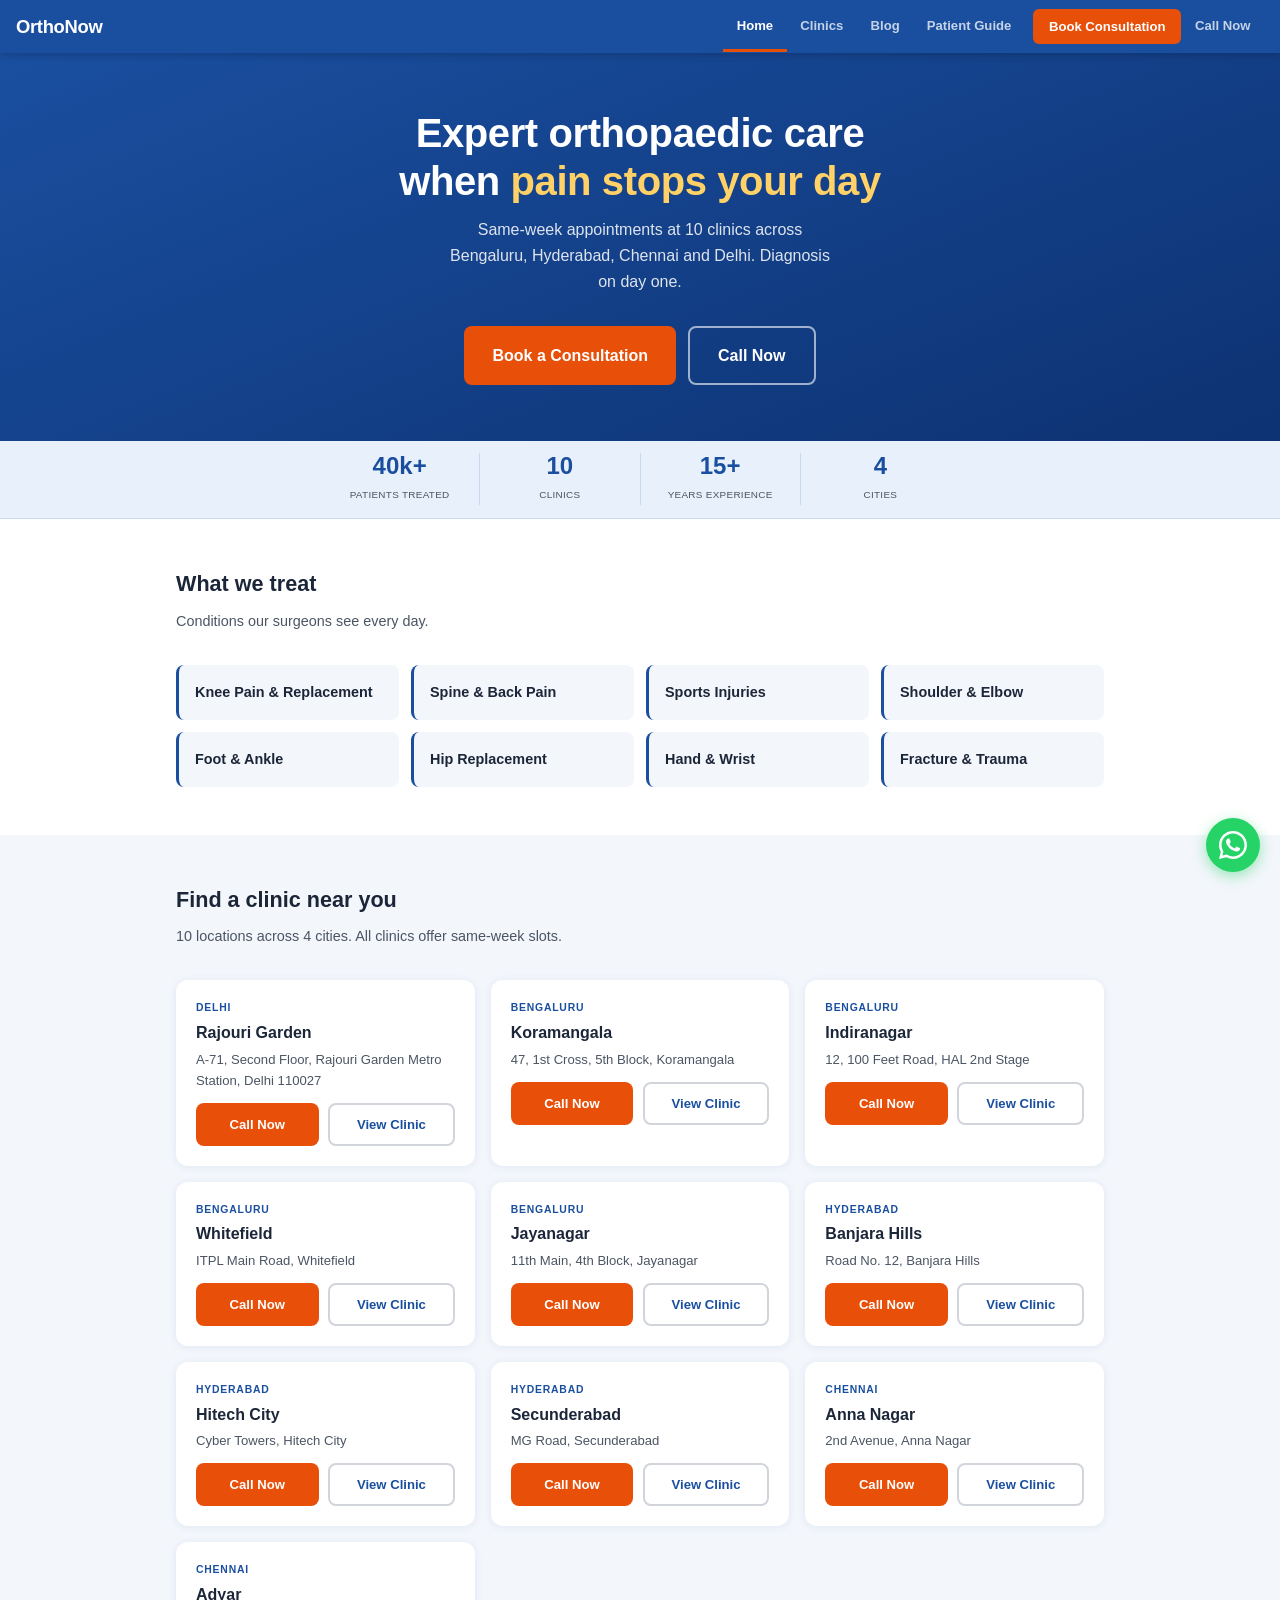
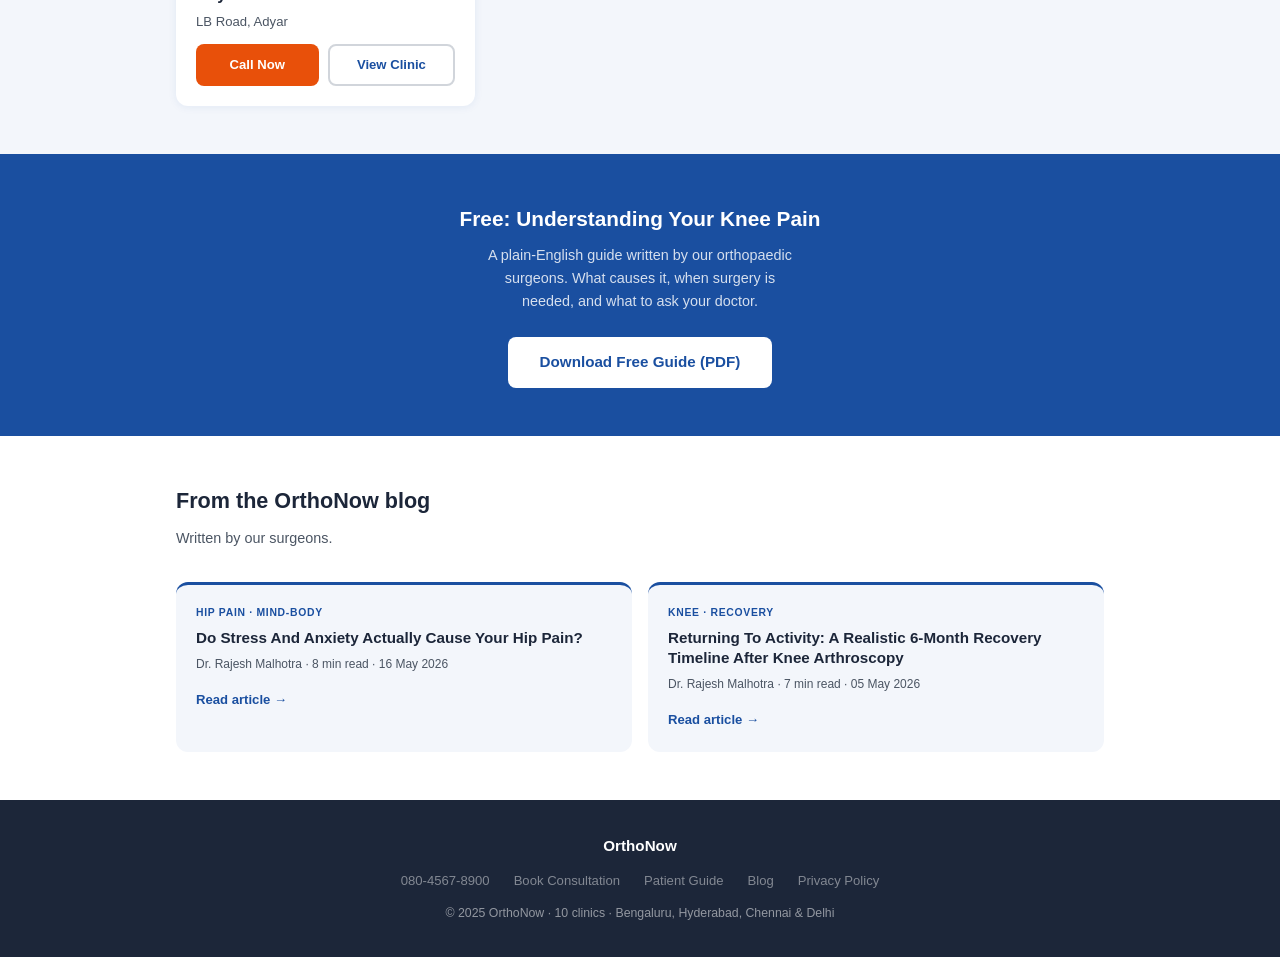
<file: index.html>
﻿<!DOCTYPE html>
<html lang="en">
<head>
  <meta charset="UTF-8" />
  <meta name="viewport" content="width=device-width, initial-scale=1.0" />
  <title>OrthoNow - Orthopaedic Clinics in Bengaluru, Hyderabad &amp; Chennai</title>
  <meta name="description" content="9 orthopaedic clinics across Bengaluru, Hyderabad and Chennai. Same-week appointments, diagnosis on day one. Book online or call now." />
  <link rel="canonical" href="https://orthonow.in/" />
  <link rel="icon" type="image/svg+xml" href="data:image/svg+xml,<svg xmlns='http://www.w3.org/2000/svg' viewBox='0 0 32 32'><rect width='32' height='32' rx='6' fill='%231a4fa0'/><text y='22' x='6' font-size='20' fill='white'>+</text></svg>" />
  <script>window.dataLayer = window.dataLayer || [];</script>
  <style>
    :root {
      --blue: #1a4fa0; --blue-dk: #133b7a; --orange: #e8500a; --orange-dk: #c44008;
      --text: #1c2639; --muted: #4b5563; --border: #d1d5db;
      --bg: #fff; --bg-soft: #f3f6fb; --bg-proof: #e8f0fb;
      --font: -apple-system, BlinkMacSystemFont, 'Segoe UI', Roboto, Helvetica, Arial, sans-serif;
      --shadow: 0 4px 24px rgba(26,79,160,.12); --r: 8px; --r-lg: 18px;
    }
    *, *::before, *::after { box-sizing: border-box; margin: 0; padding: 0; }
    html { font-size: 100%; -webkit-text-size-adjust: 100%; scroll-behavior: smooth; }
    body { font-family: var(--font); font-size: 1rem; line-height: 1.6; color: var(--text); background: var(--bg); overflow-x: hidden; }
    ul { list-style: none; }
    a  { color: var(--blue); text-decoration: none; }
    :focus-visible { outline: 3px solid var(--blue); outline-offset: 2px; border-radius: 4px; }
    .wrap    { width: 100%; max-width: 960px; margin-inline: auto; padding-inline: 1rem; }
    .wrap-sm { max-width: 600px; }

    /* ---- NAV ---- */
    .site-nav {
      background: #1a4fa0;
      padding: 0 1rem;
      display: flex;
      align-items: center;
      justify-content: space-between;
      position: sticky;
      top: 0;
      z-index: 200;
      box-shadow: 0 2px 8px rgba(0,0,0,.2);
    }
    .site-nav__logo {
      font-size: 1.1rem;
      font-weight: 800;
      color: #fff;
      letter-spacing: -.3px;
      padding: .75rem 0;
      text-decoration: none;
      flex-shrink: 0;
    }
    /* Hamburger button */
    .nav-toggle {
      display: none;
      flex-direction: column;
      justify-content: center;
      gap: 5px;
      width: 36px;
      height: 36px;
      background: none;
      border: none;
      cursor: pointer;
      padding: .25rem;
      flex-shrink: 0;
    }
    .nav-toggle span {
      display: block;
      width: 22px;
      height: 2px;
      background: #fff;
      border-radius: 2px;
      transition: transform .25s, opacity .2s;
    }
    .nav-toggle[aria-expanded="true"] span:nth-child(1) { transform: translateY(7px) rotate(45deg); }
    .nav-toggle[aria-expanded="true"] span:nth-child(2) { opacity: 0; }
    .nav-toggle[aria-expanded="true"] span:nth-child(3) { transform: translateY(-7px) rotate(-45deg); }
    /* Links row */
    .site-nav__links {
      display: flex;
      align-items: stretch;
    }
    .site-nav__links a {
      display: flex;
      align-items: center;
      padding: .75rem .8rem;
      font-size: .8rem;
      font-weight: 600;
      color: rgba(255,255,255,.78);
      text-decoration: none;
      border-bottom: 3px solid transparent;
      white-space: nowrap;
      transition: color .15s, border-color .15s;
    }
    .site-nav__links a:hover { color: #fff; border-bottom-color: rgba(255,255,255,.4); }
    .site-nav__links a.nav-active { color: #fff; border-bottom-color: #e8500a; }
    .site-nav__links .nav-book {
      background: #e8500a;
      color: #fff;
      border-radius: 6px;
      border-bottom: none;
      margin: .45rem 0 .45rem .4rem;
      padding: .4rem .9rem;
      font-weight: 700;
      align-self: center;
    }
    .site-nav__links .nav-book:hover { background: #c44008; border-bottom: none; color: #fff; }
    .site-nav__links .nav-book.nav-active { background: #c44008; }
    /* Mobile & tablet: hamburger */
    @media (max-width: 768px) {
      .nav-toggle { display: flex; }
      .site-nav__links {
        display: none;
        flex-direction: column;
        align-items: stretch;
        position: absolute;
        top: 100%;
        left: 0;
        right: 0;
        background: #1a4fa0;
        box-shadow: 0 8px 20px rgba(0,0,0,.25);
        z-index: 199;
        padding: .25rem 0 .75rem;
      }
      .site-nav__links.is-open { display: flex; }
      .site-nav__links a {
        padding: .85rem 1.25rem;
        font-size: .95rem;
        border-bottom: 1px solid rgba(255,255,255,.1);
        border-right: none;
      }
      .site-nav__links a.nav-active {
        background: rgba(255,255,255,.08);
        border-bottom: 1px solid rgba(255,255,255,.1);
      }
      .site-nav__links .nav-book {
        margin: .6rem 1.25rem .25rem;
        justify-content: center;
        border-radius: 6px;
        font-size: .95rem;
        outline: none;
      }
    }
    /* hero */
    .hero { background: linear-gradient(158deg, #1a4fa0 0%, #0d3272 100%); padding: 3.5rem 1rem; text-align: center; color: #fff; }
    .hero h1 { font-size: 2rem; font-weight: 800; line-height: 1.2; margin-bottom: .75rem; letter-spacing: -.4px; }
    .hero h1 em { font-style: normal; color: #ffd166; }
    .hero p { font-size: 1rem; color: rgba(255,255,255,.86); max-width: 44ch; margin-inline: auto; margin-bottom: 2rem; }
    .hero-ctas { display: flex; gap: .75rem; justify-content: center; flex-wrap: wrap; }
    .btn-primary {
      display: inline-flex; align-items: center;
      padding: .9rem 1.75rem; background: var(--orange); color: #fff;
      font-size: 1rem; font-weight: 700; font-family: var(--font);
      border-radius: var(--r); text-decoration: none; transition: background .15s; min-height: 52px;
    }
    .btn-primary:hover { background: var(--orange-dk); color: #fff; }
    .btn-outline {
      display: inline-flex; align-items: center;
      padding: .9rem 1.75rem; background: transparent; color: #fff;
      font-size: 1rem; font-weight: 700; font-family: var(--font);
      border: 2px solid rgba(255,255,255,.6); border-radius: var(--r);
      text-decoration: none; transition: border-color .15s; min-height: 52px;
    }
    .btn-outline:hover { border-color: #fff; color: #fff; }

    /* stats */
    .stats-bar { background: var(--bg-proof); border-bottom: 1px solid #c8d9f0; padding: .8rem 1rem; }
    .stats-inner { max-width: 640px; margin-inline: auto; display: flex; justify-content: space-around; }
    .stat { text-align: center; flex: 1; }
    .stat__num   { display: block; font-size: 1.5rem; font-weight: 800; color: var(--blue); line-height: 1.1; }
    .stat__label { font-size: .62rem; color: var(--muted); text-transform: uppercase; letter-spacing: .3px; }
    .stat + .stat { border-left: 1px solid #c8d9f0; }

    /* sections */
    .section-title { font-size: 1.35rem; font-weight: 800; color: var(--text); margin-bottom: .5rem; }
    .section-sub   { font-size: .9rem; color: var(--muted); margin-bottom: 2rem; }

    /* specialties */
    .specialties { padding: 3rem 1rem; background: var(--bg); }
    .spec-grid { display: grid; grid-template-columns: repeat(2, 1fr); gap: .75rem; }
    .spec-card {
      background: var(--bg-soft); border-radius: var(--r); padding: 1rem;
      border-left: 3px solid var(--blue); font-size: .9rem; font-weight: 600; color: var(--text);
    }
    .spec-card__icon {
      display: inline-flex; align-items: center; justify-content: center;
      width: 28px; height: 28px; background: var(--blue); border-radius: 50%;
      margin-bottom: .5rem;
    }
    .spec-card__icon svg { width: 14px; height: 14px; fill: #fff; }

    /* clinics */
    .clinics-section { padding: 3rem 1rem; background: var(--bg-soft); }
    .clinics-grid { display: grid; grid-template-columns: 1fr; gap: 1rem; }
    .clinic-card {
      background: var(--bg); border-radius: 12px; padding: 1.25rem;
      box-shadow: 0 1px 8px rgba(26,79,160,.08);
    }
    .clinic-card__city { font-size: .65rem; font-weight: 700; text-transform: uppercase; letter-spacing: .8px; color: var(--blue); display: block; margin-bottom: .2rem; }
    .clinic-card__name { font-size: 1rem; font-weight: 700; color: var(--text); display: block; margin-bottom: .2rem; }
    .clinic-card__addr { font-size: .82rem; color: var(--muted); display: block; margin-bottom: .75rem; }
    .clinic-card__actions { display: flex; gap: .6rem; }
    .btn-call {
      flex: 1; display: inline-flex; align-items: center; justify-content: center;
      padding: .55rem .75rem; background: var(--orange); color: #fff;
      font-size: .82rem; font-weight: 700; font-family: var(--font);
      border-radius: var(--r); text-decoration: none; transition: background .15s;
    }
    .btn-call:hover { background: var(--orange-dk); color: #fff; }
    .btn-view {
      flex: 1; display: inline-flex; align-items: center; justify-content: center;
      padding: .55rem .75rem; background: transparent; color: var(--blue);
      font-size: .82rem; font-weight: 600; font-family: var(--font);
      border: 2px solid var(--border); border-radius: var(--r); text-decoration: none;
      transition: border-color .15s;
    }
    .btn-view:hover { border-color: var(--blue); }

    /* guide band */
    .guide-band { padding: 3rem 1rem; background: var(--blue); text-align: center; color: #fff; }
    .guide-band h2 { font-size: 1.3rem; font-weight: 800; margin-bottom: .5rem; }
    .guide-band p  { font-size: .9rem; color: rgba(255,255,255,.82); max-width: 40ch; margin-inline: auto; margin-bottom: 1.5rem; }
    .btn-guide {
      display: inline-flex; align-items: center; gap: .4rem;
      padding: .85rem 2rem; background: #fff; color: var(--blue);
      font-size: .95rem; font-weight: 700; border-radius: var(--r);
      text-decoration: none; transition: opacity .15s;
    }
    .btn-guide:hover { opacity: .9; color: var(--blue); }

    /* blog */
    .blog-section { padding: 3rem 1rem; background: var(--bg); }
    .blog-grid { display: grid; grid-template-columns: 1fr; gap: 1rem; }
    .blog-card { background: var(--bg-soft); border-radius: 12px; padding: 1.25rem; border-top: 3px solid var(--blue); }
    .blog-card__tag   { font-size: .65rem; font-weight: 700; text-transform: uppercase; letter-spacing: .7px; color: var(--blue); margin-bottom: .4rem; display: block; }
    .blog-card__title { font-size: .95rem; font-weight: 700; color: var(--text); margin-bottom: .4rem; line-height: 1.35; display: block; }
    .blog-card__meta  { font-size: .75rem; color: var(--muted); margin-bottom: .75rem; display: block; }
    .blog-card__link  { font-size: .82rem; font-weight: 600; color: var(--blue); }

    /* footer */
    .site-footer { background: var(--text); color: rgba(255,255,255,.52); padding: 2rem 1rem; text-align: center; font-size: .77rem; line-height: 1.9; }
    .site-footer a { color: rgba(255,255,255,.45); }
    .footer-links { display: flex; justify-content: center; gap: 1.5rem; flex-wrap: wrap; margin-bottom: .5rem; font-size: .82rem; }
    .sr-only { position: absolute; width: 1px; height: 1px; padding: 0; margin: -1px; overflow: hidden; clip: rect(0,0,0,0); white-space: nowrap; border: 0; }

    @media (min-width: 640px) {
      .hero h1 { font-size: 2.5rem; }
      .spec-grid { grid-template-columns: repeat(4, 1fr); }
      .clinics-grid { grid-template-columns: repeat(2, 1fr); }
      .blog-grid { grid-template-columns: repeat(2, 1fr); }
    }
    @media (min-width: 960px) {
      .clinics-grid { grid-template-columns: repeat(3, 1fr); }
    }
    /* WhatsApp float button */
    .wa-float {
      position: fixed; bottom: 1.75rem; right: 1.25rem;
      width: 54px; height: 54px; background: #25d366; border-radius: 50%;
      display: flex; align-items: center; justify-content: center;
      box-shadow: 0 4px 14px rgba(37,211,102,.45);
      z-index: 150; text-decoration: none;
      transition: transform .15s, box-shadow .15s;
    }
    .wa-float:hover { transform: scale(1.1); box-shadow: 0 6px 20px rgba(37,211,102,.55); }
    .wa-float svg { width: 28px; height: 28px; fill: #fff; }
    .sr-only { position: absolute; width: 1px; height: 1px; padding: 0; margin: -1px; overflow: hidden; clip: rect(0,0,0,0); white-space: nowrap; border: 0; }  } }
      /* ── Navigation ─────────────────────────────────────────────── */
    .site-nav { background:#1a4fa0; padding:0 1.25rem; display:flex; align-items:center; justify-content:space-between; position:sticky; top:0; z-index:200; box-shadow:0 2px 8px rgba(0,0,0,.18); min-height:46px; }
    .site-nav__logo { font-size:1.15rem; font-weight:800; color:#fff; letter-spacing:-.3px; padding:.75rem 0; flex-shrink:0; text-decoration:none; }
    .site-nav__links { display:flex; align-items:stretch; }
    .site-nav__links a { display:flex; align-items:center; padding:.75rem .85rem; font-size:.82rem; font-weight:600; color:rgba(255,255,255,.75); text-decoration:none; border-bottom:3px solid transparent; transition:color .15s,border-color .15s; white-space:nowrap; }
    .site-nav__links a:hover { color:#fff; border-bottom-color:rgba(255,255,255,.4); }
    .site-nav__links a.nav-active { color:#fff; border-bottom-color:#e8500a; }
    .site-nav__links .nav-book { background:#e8500a; color:#fff !important; border-radius:6px; margin:.45rem 0 .45rem .5rem; padding:.45rem 1rem; border-bottom:none !important; font-weight:700; align-self:center; }
    .site-nav__links .nav-book:hover { background:#c44008; }
    .site-nav__links .nav-book.nav-active { background:#c44008; }
    .nav-ham { display:none; background:transparent !important; -webkit-appearance:none; appearance:none; border:none; outline:none; cursor:pointer; padding:8px 6px; margin-left:auto; flex-shrink:0; box-shadow:none; }
    .nav-ham span { display:block; width:24px; height:3px; background:#fff; border-radius:2px; margin-bottom:6px; transition:transform .25s,opacity .2s; }
    .nav-ham span:last-child { margin-bottom:0; }
    .nav-ham.is-open span:nth-child(1) { transform:translateY(9px) rotate(45deg); }
    .nav-ham.is-open span:nth-child(2) { opacity:0; }
    .nav-ham.is-open span:nth-child(3) { transform:translateY(-9px) rotate(-45deg); }
    .nav-panel { display:none; position:fixed; top:46px; left:0; right:0; background:#1a4fa0; z-index:199; box-shadow:0 6px 20px rgba(0,0,0,.3); flex-direction:column; }
    .nav-panel.is-open { display:flex; }
    .nav-panel a { padding:.9rem 1.5rem; font-size:.95rem; font-weight:600; color:rgba(255,255,255,.85); text-decoration:none; border-bottom:1px solid rgba(255,255,255,.1); }
    .nav-panel a:hover { background:rgba(255,255,255,.08); color:#fff; }
    .nav-panel a.nav-active { color:#fff; border-left:3px solid #e8500a; padding-left:calc(1.5rem - 3px); }
    .nav-panel__book { background:#e8500a !important; color:#fff !important; margin:.75rem 1.25rem !important; border-radius:8px; text-align:center; border:none !important; }
    .nav-panel__book:hover { background:#c44008 !important; }
    @media (max-width:900px) { .site-nav__links { display:none !important; } .nav-ham { display:flex !important; flex-direction:column; align-items:center; justify-content:center; } }
    @media (min-width:901px) { .nav-ham { display:none !important; width:0; overflow:hidden; } .nav-panel { display:none !important; } }
    /* ── End Navigation ──────────────────────────────────────────────────── */
  </style>
</head>
<body>
  <nav class="site-nav" role="navigation" aria-label="Main navigation">
    <a class="site-nav__logo" href="index.html">OrthoNow</a>
    <div class="site-nav__links">
      <a href="index.html" class="nav-active">Home</a>
      <a href="index.html#clinics">Clinics</a>
      <a href="index.html#blog">Blog</a>
      <a href="guide.html">Patient Guide</a>
      <a href="book.html" class="nav-book">Book Consultation</a>
      <a href="tel:+918045678900" class="nav-call" data-location="nav">Call Now</a>
    </div>
    <button class="nav-ham" id="nav-ham" aria-label="Open menu" aria-expanded="false" aria-controls="nav-panel"><span></span><span></span><span></span></button>
  </nav>
  <div id="nav-panel" class="nav-panel" aria-hidden="true">
    <a href="index.html" class="nav-active">Home</a>
    <a href="index.html#clinics">Clinics</a>
    <a href="index.html#blog">Blog</a>
    <a href="guide.html">Patient Guide</a>
    <a href="book.html" class="nav-panel__book">Book Consultation</a>
    <a href="tel:+918045678900">Call Now</a>
  </div>


  <section class="hero" aria-labelledby="home-headline">
    <div class="wrap wrap-sm">
      <h1 id="home-headline">
        Expert orthopaedic care<br>when <em>pain stops your day</em>
      </h1>
      <p>Same-week appointments at 10 clinics across Bengaluru, Hyderabad, Chennai and Delhi. Diagnosis on day one.</p>
      <div class="hero-ctas">
        <a href="book.html" class="btn-primary">Book a Consultation</a>
        <a href="tel:+918045678900" class="btn-outline" data-location="hero">Call Now</a>
      </div>
    </div>
  </section>

  <div class="stats-bar" role="region" aria-label="OrthoNow at a glance">
    <div class="stats-inner">
      <div class="stat"><span class="stat__num">40k+</span><span class="stat__label">Patients Treated</span></div>
      <div class="stat"><span class="stat__num">10</span><span class="stat__label">Clinics</span></div>
      <div class="stat"><span class="stat__num">15+</span><span class="stat__label">Years Experience</span></div>
      <div class="stat"><span class="stat__num">4</span><span class="stat__label">Cities</span></div>
    </div>
  </div>

  <main>

    <section class="specialties" aria-labelledby="spec-title">
      <div class="wrap">
        <h2 class="section-title" id="spec-title">What we treat</h2>
        <p class="section-sub">Conditions our surgeons see every day.</p>
        <div class="spec-grid">
          <div class="spec-card">Knee Pain &amp; Replacement</div>
          <div class="spec-card">Spine &amp; Back Pain</div>
          <div class="spec-card">Sports Injuries</div>
          <div class="spec-card">Shoulder &amp; Elbow</div>
          <div class="spec-card">Foot &amp; Ankle</div>
          <div class="spec-card">Hip Replacement</div>
          <div class="spec-card">Hand &amp; Wrist</div>
          <div class="spec-card">Fracture &amp; Trauma</div>
        </div>
      </div>
    </section>

    <section class="clinics-section" id="clinics" aria-labelledby="clinics-title">
      <div class="wrap">
        <h2 class="section-title" id="clinics-title">Find a clinic near you</h2>
        <p class="section-sub">10 locations across 4 cities. All clinics offer same-week slots.</p>
        <div class="clinics-grid">

          <div class="clinic-card">
            <span class="clinic-card__city">Delhi</span>
            <span class="clinic-card__name">Rajouri Garden</span>
            <span class="clinic-card__addr">A-71, Second Floor, Rajouri Garden Metro Station, Delhi 110027</span>
            <div class="clinic-card__actions">
              <a href="tel:+919319211545" class="btn-call" data-location="clinic_card" data-clinic="Rajouri Garden">Call Now</a>
              <a href="clinic/rajouri-garden.html" class="btn-view">View Clinic</a>
            </div>
          </div>

          <div class="clinic-card">
            <span class="clinic-card__city">Bengaluru</span>
            <span class="clinic-card__name">Koramangala</span>
            <span class="clinic-card__addr">47, 1st Cross, 5th Block, Koramangala</span>
            <div class="clinic-card__actions">
              <a href="tel:+918045678901" class="btn-call" data-location="clinic_card" data-clinic="Koramangala">Call Now</a>
              <a href="clinic/koramangala.html" class="btn-view">View Clinic</a>
            </div>
          </div>

          <div class="clinic-card">
            <span class="clinic-card__city">Bengaluru</span>
            <span class="clinic-card__name">Indiranagar</span>
            <span class="clinic-card__addr">12, 100 Feet Road, HAL 2nd Stage</span>
            <div class="clinic-card__actions">
              <a href="tel:+918045678902" class="btn-call" data-location="clinic_card" data-clinic="Indiranagar">Call Now</a>
              <a href="clinic/koramangala.html" class="btn-view">View Clinic</a>
            </div>
          </div>

          <div class="clinic-card">
            <span class="clinic-card__city">Bengaluru</span>
            <span class="clinic-card__name">Whitefield</span>
            <span class="clinic-card__addr">ITPL Main Road, Whitefield</span>
            <div class="clinic-card__actions">
              <a href="tel:+918045678903" class="btn-call" data-location="clinic_card" data-clinic="Whitefield">Call Now</a>
              <a href="clinic/koramangala.html" class="btn-view">View Clinic</a>
            </div>
          </div>

          <div class="clinic-card">
            <span class="clinic-card__city">Bengaluru</span>
            <span class="clinic-card__name">Jayanagar</span>
            <span class="clinic-card__addr">11th Main, 4th Block, Jayanagar</span>
            <div class="clinic-card__actions">
              <a href="tel:+918045678904" class="btn-call" data-location="clinic_card" data-clinic="Jayanagar">Call Now</a>
              <a href="clinic/koramangala.html" class="btn-view">View Clinic</a>
            </div>
          </div>

          <div class="clinic-card">
            <span class="clinic-card__city">Hyderabad</span>
            <span class="clinic-card__name">Banjara Hills</span>
            <span class="clinic-card__addr">Road No. 12, Banjara Hills</span>
            <div class="clinic-card__actions">
              <a href="tel:+914045678901" class="btn-call" data-location="clinic_card" data-clinic="Banjara Hills">Call Now</a>
              <a href="clinic/koramangala.html" class="btn-view">View Clinic</a>
            </div>
          </div>

          <div class="clinic-card">
            <span class="clinic-card__city">Hyderabad</span>
            <span class="clinic-card__name">Hitech City</span>
            <span class="clinic-card__addr">Cyber Towers, Hitech City</span>
            <div class="clinic-card__actions">
              <a href="tel:+914045678902" class="btn-call" data-location="clinic_card" data-clinic="Hitech City">Call Now</a>
              <a href="clinic/koramangala.html" class="btn-view">View Clinic</a>
            </div>
          </div>

          <div class="clinic-card">
            <span class="clinic-card__city">Hyderabad</span>
            <span class="clinic-card__name">Secunderabad</span>
            <span class="clinic-card__addr">MG Road, Secunderabad</span>
            <div class="clinic-card__actions">
              <a href="tel:+914045678903" class="btn-call" data-location="clinic_card" data-clinic="Secunderabad">Call Now</a>
              <a href="clinic/koramangala.html" class="btn-view">View Clinic</a>
            </div>
          </div>

          <div class="clinic-card">
            <span class="clinic-card__city">Chennai</span>
            <span class="clinic-card__name">Anna Nagar</span>
            <span class="clinic-card__addr">2nd Avenue, Anna Nagar</span>
            <div class="clinic-card__actions">
              <a href="tel:+914445678901" class="btn-call" data-location="clinic_card" data-clinic="Anna Nagar">Call Now</a>
              <a href="clinic/koramangala.html" class="btn-view">View Clinic</a>
            </div>
          </div>

          <div class="clinic-card">
            <span class="clinic-card__city">Chennai</span>
            <span class="clinic-card__name">Adyar</span>
            <span class="clinic-card__addr">LB Road, Adyar</span>
            <div class="clinic-card__actions">
              <a href="tel:+914445678902" class="btn-call" data-location="clinic_card" data-clinic="Adyar">Call Now</a>
              <a href="clinic/koramangala.html" class="btn-view">View Clinic</a>
            </div>
          </div>

        </div>
      </div>
    </section>

    <section class="guide-band" aria-labelledby="guide-cta-title">
      <div class="wrap wrap-sm">
        <h2 id="guide-cta-title">Free: Understanding Your Knee Pain</h2>
        <p>A plain-English guide written by our orthopaedic surgeons. What causes it, when surgery is needed, and what to ask your doctor.</p>
        <a href="guide.html" class="btn-guide">Download Free Guide (PDF)</a>
      </div>
    </section>

    <section class="blog-section" id="blog" aria-labelledby="blog-title">
      <div class="wrap">
        <h2 class="section-title" id="blog-title">From the OrthoNow blog</h2>
        <p class="section-sub">Written by our surgeons.</p>
        <div class="blog-grid">
          <div class="blog-card">
            <span class="blog-card__tag">Hip Pain &middot; Mind-Body</span>
            <span class="blog-card__title">Do Stress And Anxiety Actually Cause Your Hip Pain?</span>
            <span class="blog-card__meta">Dr. Rajesh Malhotra &middot; 8 min read &middot; 16 May 2026</span>
            <a href="blog/knee-pain-desk-job.html" class="blog-card__link">Read article &rarr;</a>
          </div>
          <div class="blog-card">
            <span class="blog-card__tag">Knee &middot; Recovery</span>
            <span class="blog-card__title">Returning To Activity: A Realistic 6-Month Recovery Timeline After Knee Arthroscopy</span>
            <span class="blog-card__meta">Dr. Rajesh Malhotra &middot; 7 min read &middot; 05 May 2026</span>
            <a href="blog/knee-arthroscopy-recovery.html" class="blog-card__link">Read article &rarr;</a>
          </div>
        </div>
      </div>
    </section>

  </main>

  <footer class="site-footer" role="contentinfo">
    <div class="wrap">
      <p style="font-weight:800;color:#fff;font-size:.95rem;margin-bottom:.5rem">OrthoNow</p>
      <nav class="footer-links" aria-label="Footer links">
        <a href="tel:+918045678900">080-4567-8900</a>
        <a href="book.html">Book Consultation</a>
        <a href="guide.html">Patient Guide</a>
        <a href="index.html#blog">Blog</a>
        <a href="privacy.html">Privacy Policy</a>
  </nav>
      <p>&copy; 2025 OrthoNow &middot; 10 clinics &middot; Bengaluru, Hyderabad, Chennai &amp; Delhi</p>
    </div>
  </footer>

  <script>
    'use strict';

    window.dataLayer = window.dataLayer || [];

    document.addEventListener('click', function (e) {
      var callBtn = e.target.closest('a[href^="tel:"]');
      if (!callBtn) return;
      window.dataLayer.push({
        event:          'call_click',
        click_location: callBtn.dataset.location || 'unknown',
        clinic_name:    callBtn.dataset.clinic   || 'general',
        page_path:      window.location.pathname
      });
    });
  </script>

  <!-- WhatsApp float button — fires whatsapp_click GTM event on click -->
  <a href="https://wa.me/918045678900?text=Hi%2C%20I%27d%20like%20to%20book%20an%20orthopaedic%20consultation"
     class="wa-float"
     target="_blank"
     rel="noopener noreferrer"
     data-location="float_button"
     aria-label="Chat with OrthoNow on WhatsApp">
    <svg viewBox="0 0 24 24" xmlns="http://www.w3.org/2000/svg" aria-hidden="true">
      <path d="M17.472 14.382c-.297-.149-1.758-.867-2.03-.967-.273-.099-.471-.148-.67.15-.197.297-.767.966-.94 1.164-.173.199-.347.223-.644.075-.297-.15-1.255-.463-2.39-1.475-.883-.788-1.48-1.761-1.653-2.059-.173-.297-.018-.458.13-.606.134-.133.298-.347.446-.52.149-.174.198-.298.298-.497.099-.198.05-.371-.025-.52-.075-.149-.669-1.612-.916-2.207-.242-.579-.487-.5-.669-.51-.173-.008-.371-.01-.57-.01-.198 0-.52.074-.792.372-.272.297-1.04 1.016-1.04 2.479 0 1.462 1.065 2.875 1.213 3.074.149.198 2.096 3.2 5.077 4.487.709.306 1.262.489 1.694.625.712.227 1.36.195 1.871.118.571-.085 1.758-.719 2.006-1.413.248-.694.248-1.289.173-1.413-.074-.124-.272-.198-.57-.347z"/>
      <path d="M12 0C5.373 0 0 5.373 0 12c0 2.126.558 4.117 1.534 5.845L.073 23.927l6.222-1.433A11.942 11.942 0 0012 24c6.627 0 12-5.373 12-12S18.627 0 12 0zm0 21.818a9.797 9.797 0 01-5.003-1.374l-.36-.213-3.713.856.882-3.607-.234-.371A9.818 9.818 0 012.182 12C2.182 6.57 6.57 2.182 12 2.182S21.818 6.57 21.818 12 17.43 21.818 12 21.818z"/>
    </svg>
    <span class="sr-only">Chat on WhatsApp</span>
  </a>
  <script>
    (function () {
      var btn   = document.getElementById('nav-toggle');
      var links = document.getElementById('nav-links');
      if (!btn || !links) return;

      btn.addEventListener('click', function (e) {
        e.stopPropagation();
        var open = links.classList.contains('is-open');
        links.classList.toggle('is-open', !open);
        btn.setAttribute('aria-expanded', String(!open));
      });

      // Close when any nav link is tapped
      links.querySelectorAll('a').forEach(function (a) {
        a.addEventListener('click', function () {
          links.classList.remove('is-open');
          btn.setAttribute('aria-expanded', 'false');
        });
      });

      // Close on outside tap
      document.addEventListener('click', function (e) {
        if (!btn.contains(e.target) && !links.contains(e.target)) {
          links.classList.remove('is-open');
          btn.setAttribute('aria-expanded', 'false');
        }
      });
    })();
  </script>
  <script>
    (function(){
      var btn=document.getElementById("nav-ham");
      var panel=document.getElementById("nav-panel");
      if(!btn||!panel)return;
      btn.addEventListener("click",function(e){
        e.stopPropagation();
        var open=panel.classList.contains("is-open");
        panel.classList.toggle("is-open",!open);
        btn.classList.toggle("is-open",!open);
        btn.setAttribute("aria-expanded",String(!open));
        panel.setAttribute("aria-hidden",String(open));
      });
      panel.querySelectorAll("a").forEach(function(a){
        a.addEventListener("click",function(){
          panel.classList.remove("is-open"); btn.classList.remove("is-open");
          btn.setAttribute("aria-expanded","false"); panel.setAttribute("aria-hidden","true");
        });
      });
      document.addEventListener("click",function(e){
        if(!panel.contains(e.target)&&!btn.contains(e.target)){
          panel.classList.remove("is-open"); btn.classList.remove("is-open");
          btn.setAttribute("aria-expanded","false"); panel.setAttribute("aria-hidden","true");
        }
      });
    })();
  </script>
</body>
</html>
</file>
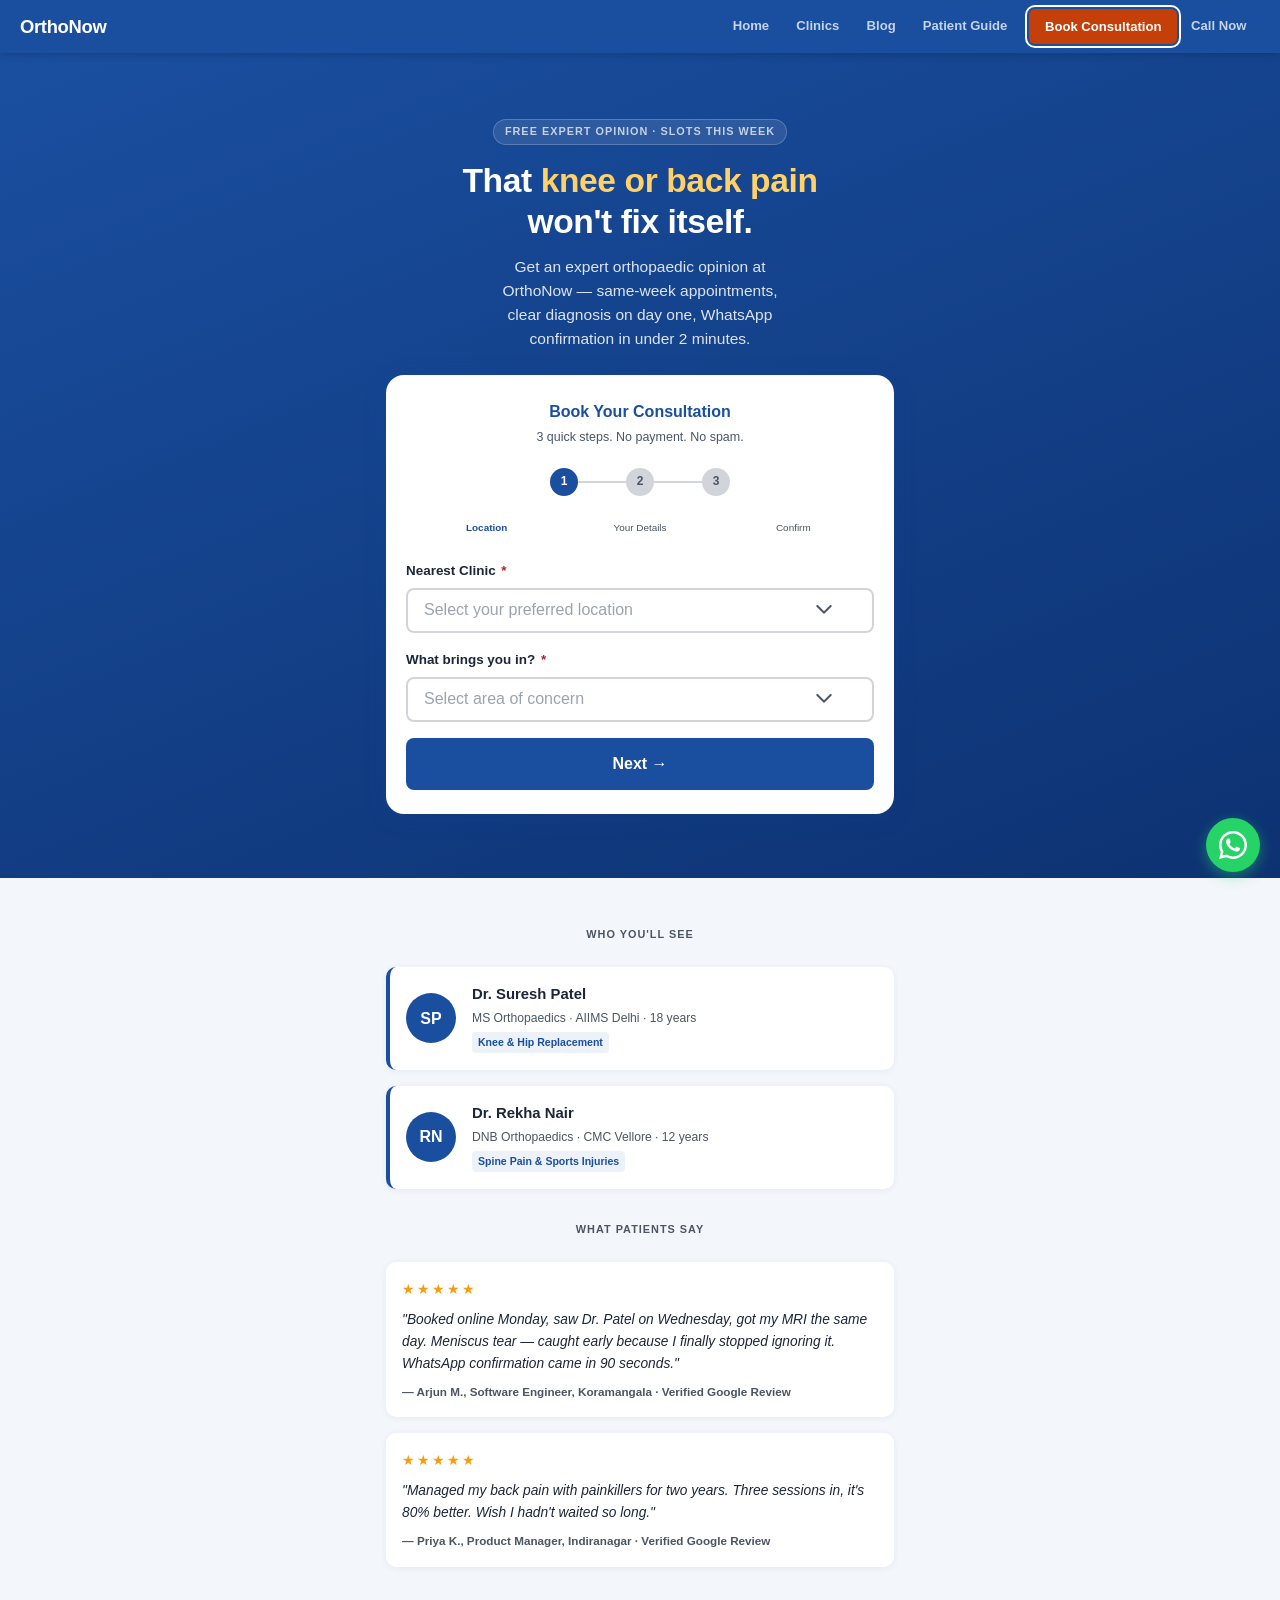
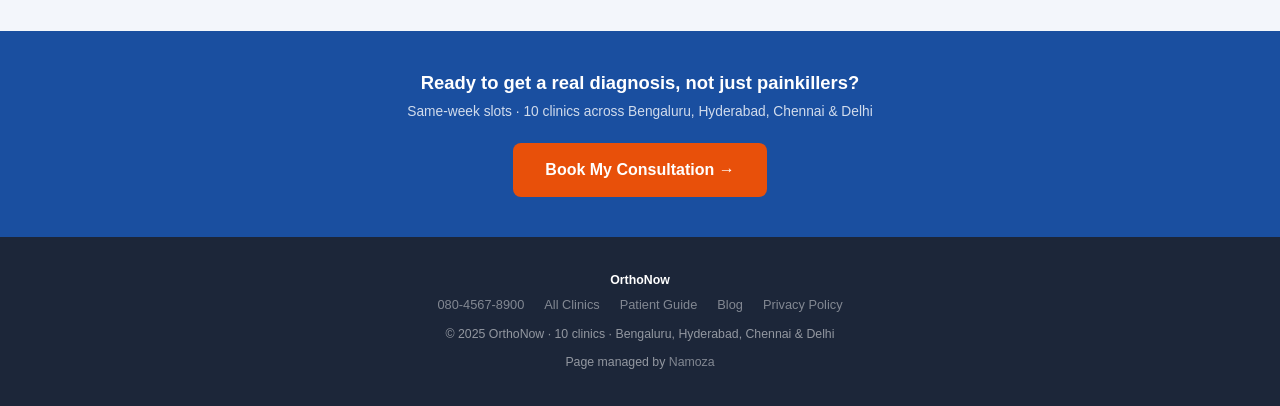
<file: book.html>
﻿<!DOCTYPE html>
<html lang="en">
<head>
  <meta charset="UTF-8" />
  <meta name="viewport" content="width=device-width, initial-scale=1.0" />
  <title>Book Orthopaedic Consultation in Bengaluru | OrthoNow Clinics</title>
  <meta name="description" content="Knee or back pain from long office hours? Get an expert orthopaedic opinion at OrthoNow. 10 clinics across Bengaluru, Hyderabad, Chennai &amp; Delhi. Book in 60 seconds." />
  <link rel="canonical" href="https://orthonow.in/book-consultation" />
  <meta property="og:type" content="website" />
  <meta property="og:title" content="Book Orthopaedic Consultation | OrthoNow Bengaluru" />
  <meta property="og:description" content="That knee pain won't fix itself. See a specialist this week." />
  <meta property="og:url" content="https://orthonow.in/book-consultation" />
  <meta property="og:locale" content="en_IN" />
  <link rel="icon" type="image/svg+xml" href="data:image/svg+xml,<svg xmlns='http://www.w3.org/2000/svg' viewBox='0 0 32 32'><rect width='32' height='32' rx='6' fill='%231a4fa0'/><text y='22' x='6' font-size='20' fill='white'>+</text></svg>" />
  <script type="application/ld+json">
  {
    "@context": "https://schema.org",
    "@type": "MedicalOrganization",
    "name": "OrthoNow",
    "url": "https://orthonow.in",
    "telephone": "+91-80-4567-8900",
    "medicalSpecialty": "Orthopedic",
    "address": { "@type": "PostalAddress", "addressLocality": "Bengaluru", "addressCountry": "IN" },
    "areaServed": ["Bengaluru", "Hyderabad", "Chennai"]
  }
  </script>
  <!--
    GTM: uncomment and replace GTM-XXXXXXX with real container ID in production.
    <script>(function(w,d,s,l,i){w[l]=w[l]||[];w[l].push({'gtm.start':
    new Date().getTime(),event:'gtm.js'});var f=d.getElementsByTagName(s)[0],
    j=d.createElement(s),dl=l!='dataLayer'?'&l='+l:'';j.async=true;j.src=
    'https://www.googletagmanager.com/gtm.js?id='+i+dl;f.parentNode.insertBefore(j,f);
    })(window,document,'script','dataLayer','GTM-XXXXXXX');</script>
  -->
  <script>window.dataLayer = window.dataLayer || [];</script>
  <style>
    :root {
      --blue: #1a4fa0; --blue-dk: #133b7a; --orange: #e8500a; --orange-dk: #c44008;
      --green: #166534; --red: #b91c1c; --text: #1c2639; --muted: #4b5563;
      --border: #d1d5db; --bg: #fff; --bg-soft: #f3f6fb; --bg-proof: #e8f0fb;
      --font: -apple-system, BlinkMacSystemFont, 'Segoe UI', Roboto, Helvetica, Arial, sans-serif;
      --shadow: 0 4px 24px rgba(26,79,160,.13); --r: 8px; --r-lg: 18px;
    }
    *, *::before, *::after { box-sizing: border-box; margin: 0; padding: 0; }
    html { font-size: 100%; -webkit-text-size-adjust: 100%; scroll-behavior: smooth; }
    body { font-family: var(--font); font-size: 1rem; line-height: 1.6; color: var(--text); background: var(--bg); overflow-x: hidden; }
    ul { list-style: none; }
    a  { color: var(--blue); text-decoration: none; }
    :focus-visible { outline: 3px solid var(--blue); outline-offset: 2px; border-radius: 4px; }
    .wrap    { width: 100%; max-width: 500px; margin-inline: auto; padding-inline: 1rem; }
    .wrap-lg { max-width: 720px; }

    /* nav */
    .site-nav { background: var(--blue); padding: 0 1.25rem; display: flex; align-items: center; justify-content: space-between; position: sticky; top: 0; z-index: 200; box-shadow: 0 2px 8px rgba(0,0,0,.18); }
    .site-nav__logo { font-size: 1.15rem; font-weight: 800; color: #fff; letter-spacing: -.3px; padding: .75rem 0; flex-shrink: 0; text-decoration: none; }
    .site-nav__links { display: flex; align-items: stretch; gap: 0; }
    .site-nav__links a { display: flex; align-items: center; padding: .75rem .85rem; font-size: .82rem; font-weight: 600; color: rgba(255,255,255,.75); text-decoration: none; border-bottom: 3px solid transparent; transition: color .15s, border-color .15s; white-space: nowrap; }
    .site-nav__links a:hover { color: #fff; border-bottom-color: rgba(255,255,255,.4); }
    .site-nav__links a.nav-active { color: #fff; border-bottom-color: #e8500a; }
    .site-nav__links .nav-book { background: var(--orange); color: #fff; border-radius: var(--r); margin: .5rem 0 .5rem .5rem; padding: .45rem 1rem; border-bottom: none; font-weight: 700; align-self: center; }
    .site-nav__links .nav-book:hover { background: var(--orange-dk); border-bottom: none; color: #fff; }
    .site-nav__links .nav-book.nav-active { background: var(--orange-dk); outline: 2px solid #fff; outline-offset: 2px; }
    @media (max-width: 600px) { .site-nav__links a:not(.nav-book):not(.nav-call) { display: none; } }

    /* proof bar */
    .proof-bar { background: var(--bg-proof); border-bottom: 1px solid #c8d9f0; padding: .6rem 1rem; }
    .proof-bar__inner { max-width: 500px; margin-inline: auto; display: flex; justify-content: space-around; align-items: center; }
    .proof-item { text-align: center; flex: 1; }
    .proof-item__num   { display: block; font-size: 1.4rem; font-weight: 800; color: var(--blue); line-height: 1.1; }
    .proof-item__label { font-size: .6rem; color: var(--muted); letter-spacing: .3px; text-transform: uppercase; }
    .proof-item + .proof-item { border-left: 1px solid #c8d9f0; }

    /* hero */
    .hero { background: linear-gradient(158deg, #1a4fa0 0%, #0d3272 100%); padding: 2.5rem 1rem 3.5rem; text-align: center; color: #fff; }
    .hero__eyebrow { display: inline-block; font-size: .68rem; font-weight: 700; letter-spacing: 1px; text-transform: uppercase; color: rgba(255,255,255,.72); background: rgba(255,255,255,.1); border: 1px solid rgba(255,255,255,.2); border-radius: 20px; padding: .2rem .7rem; margin-bottom: 1rem; }
    .hero__h1 { font-size: 1.65rem; font-weight: 800; line-height: 1.22; margin-bottom: .75rem; letter-spacing: -.4px; }
    .hero__h1 em { font-style: normal; color: #ffd166; }
    .hero__sub { font-size: .97rem; color: rgba(255,255,255,.86); line-height: 1.55; margin-bottom: 1.5rem; max-width: 34ch; margin-inline: auto; }

    /* form card */
    .form-card { background: var(--bg); border-radius: var(--r-lg); padding: 1.5rem 1.25rem; box-shadow: var(--shadow); text-align: left; color: var(--text); }
    .form-card__title { font-size: 1rem; font-weight: 700; color: var(--blue); text-align: center; margin-bottom: .2rem; }
    .form-card__sub   { font-size: .78rem; color: var(--muted); text-align: center; margin-bottom: 1.25rem; }

    /* step indicator */
    .step-indicator { display: flex; align-items: center; justify-content: center; gap: 0; margin-bottom: 1.5rem; }
    .step-dot { width: 28px; height: 28px; border-radius: 50%; background: var(--border); color: var(--muted); font-size: .75rem; font-weight: 700; display: flex; align-items: center; justify-content: center; flex-shrink: 0; transition: background .2s, color .2s; }
    .step-dot.active  { background: var(--blue); color: #fff; }
    .step-dot.done    { background: var(--green); color: #fff; }
    .step-line { flex: 1; height: 2px; background: var(--border); max-width: 48px; transition: background .2s; }
    .step-line.done { background: var(--green); }
    .step-label { font-size: .65rem; color: var(--muted); text-align: center; margin-top: .3rem; }

    .step-indicator-wrap { margin-bottom: 1.5rem; }
    .step-labels { display: flex; justify-content: space-between; padding: 0 4px; margin-top: .35rem; }
    .step-labels span { font-size: .62rem; color: var(--muted); text-align: center; flex: 1; }
    .step-labels span.active { color: var(--blue); font-weight: 700; }
    .step-labels span.done   { color: var(--green); font-weight: 600; }

    /* form steps */
    /* custom select — replaces native <select> to avoid OS dropdown overlapping sticky nav */
    .cselect { position: relative; }
    .cselect__btn {
      width: 100%; padding: .72rem 2.5rem .72rem 1rem; font-size: 1rem;
      font-family: var(--font); color: var(--text); background: var(--bg);
      border: 2px solid var(--border); border-radius: var(--r);
      cursor: pointer; text-align: left; transition: border-color .15s;
      display: flex; align-items: center; justify-content: space-between;
      -webkit-appearance: none; appearance: none;
    }
    .cselect__btn:focus { border-color: var(--blue); outline: none; box-shadow: 0 0 0 3px rgba(26,79,160,.11); }
    .cselect__btn.is-err { border-color: var(--red); }
    .cselect__btn.placeholder { color: #9ca3af; }
    .cselect__arrow { flex-shrink: 0; width: 16px; height: 16px; margin-left: .5rem; transition: transform .2s; }
    .cselect.open .cselect__arrow { transform: rotate(180deg); }
    .cselect__dropdown {
      display: none; position: absolute; top: calc(100% + 4px); left: 0; right: 0;
      background: var(--bg); border: 2px solid var(--blue); border-radius: var(--r);
      box-shadow: 0 8px 24px rgba(26,79,160,.18); z-index: 10;
      max-height: 260px; overflow-y: auto;
    }
    .cselect.open .cselect__dropdown { display: block; }
    .cselect__group-label {
      font-size: .68rem; font-weight: 700; text-transform: uppercase;
      letter-spacing: .7px; color: var(--muted); padding: .55rem 1rem .25rem;
    }
    .cselect__option {
      padding: .6rem 1rem .6rem 1.5rem; font-size: .9rem; cursor: pointer;
      color: var(--text); transition: background .1s;
    }
    .cselect__option:hover, .cselect__option.focused { background: var(--bg-proof); }
    .cselect__option.selected { background: rgba(26,79,160,.08); font-weight: 600; color: var(--blue); }
    .form-step { display: none; }
    .form-step.active { display: block; }

    /* fields */
    .fgroup { margin-bottom: 1rem; }
    .fgroup label { display: block; font-size: .84rem; font-weight: 600; margin-bottom: .4rem; color: var(--text); }
    .req { color: var(--red); margin-left: 2px; }
    .fgroup input, .fgroup select {
      width: 100%; padding: .72rem 1rem; font-size: 1rem; font-family: var(--font);
      color: var(--text); background: var(--bg); border: 2px solid var(--border);
      border-radius: var(--r); transition: border-color .15s;
      -webkit-appearance: none; appearance: none;
    }
    .fgroup input:focus, .fgroup select:focus { border-color: var(--blue); outline: none; box-shadow: 0 0 0 3px rgba(26,79,160,.11); }
    .fgroup input.is-err, .fgroup select.is-err { border-color: var(--red); }
    .field-err  { display: none; font-size: .74rem; color: var(--red); margin-top: .2rem; font-weight: 500; }
    .field-err.show { display: block; }
    .field-hint { font-size: .73rem; color: var(--muted); margin-top: .2rem; }
    /* custom select arrow */
    .fgroup select { background-image: url("data:image/svg+xml,%3Csvg xmlns='http://www.w3.org/2000/svg' width='12' height='8' viewBox='0 0 12 8'%3E%3Cpath d='M1 1l5 5 5-5' stroke='%234b5563' stroke-width='1.5' fill='none' stroke-linecap='round'/%3E%3C/svg%3E"); background-repeat: no-repeat; background-position: right 1rem center; padding-right: 2.5rem; }

    /* step 3 summary */
    .booking-summary { background: var(--bg-soft); border-radius: var(--r); padding: 1rem; margin-bottom: 1.25rem; }
    .booking-summary__row { display: flex; justify-content: space-between; font-size: .85rem; padding: .35rem 0; border-bottom: 1px solid var(--border); }
    .booking-summary__row:last-child { border-bottom: none; }
    .booking-summary__row span:first-child { color: var(--muted); font-weight: 500; }
    .booking-summary__row span:last-child  { font-weight: 700; color: var(--text); text-align: right; max-width: 60%; }

    /* buttons */
    .btn-next {
      width: 100%; padding: 1rem; font-size: 1rem; font-weight: 700; font-family: var(--font);
      color: #fff; background: var(--blue); border: none; border-radius: var(--r);
      cursor: pointer; min-height: 52px; transition: background .15s, transform .1s;
    }
    .btn-next:hover { background: var(--blue-dk); }
    .btn-next:active { transform: scale(.98); }
    .btn-back { background: none; border: none; font-size: .82rem; font-weight: 600; color: var(--muted); cursor: pointer; padding: .5rem 0; display: flex; align-items: center; gap: .3rem; margin-bottom: .75rem; }
    .btn-back:hover { color: var(--text); }
    .btn-confirm {
      width: 100%; padding: 1rem; font-size: 1.05rem; font-weight: 700; font-family: var(--font);
      color: #fff; background: var(--orange); border: none; border-radius: var(--r);
      cursor: pointer; min-height: 54px; transition: background .15s, transform .1s; position: relative;
    }
    .btn-confirm:hover:not(:disabled) { background: var(--orange-dk); }
    .btn-confirm:active:not(:disabled) { transform: scale(.98); }
    .btn-confirm:disabled { opacity: .65; cursor: not-allowed; }
    .btn-spinner { display: none; width: 20px; height: 20px; border: 2px solid rgba(255,255,255,.35); border-top-color: #fff; border-radius: 50%; animation: spin .7s linear infinite; margin-inline: auto; }
    .btn-confirm.loading .btn-label  { display: none; }
    .btn-confirm.loading .btn-spinner { display: block; }
    @keyframes spin { to { transform: rotate(360deg); } }
    .form-privacy { font-size: .71rem; color: var(--muted); text-align: center; margin-top: .75rem; }
    .form-status { display: none; font-size: .84rem; border-radius: var(--r); padding: .65rem 1rem; margin-bottom: 1rem; }
    .form-status.is-error { display: block; background: #fef2f2; color: var(--red); border: 1px solid #fca5a5; }

    /* thank you */
    .thank-you { display: none; text-align: center; padding: 2rem 1.25rem; }
    .thank-you.show { display: block; }
    .ty-check { width: 60px; height: 60px; background: var(--green); border-radius: 50%; display: flex; align-items: center; justify-content: center; margin: 0 auto 1rem; }
    .ty-check svg { width: 30px; height: 30px; fill: #fff; }
    .ty-title { font-size: 1.25rem; font-weight: 700; color: var(--green); margin-bottom: .75rem; }
    .ty-name  { color: var(--blue); font-weight: 700; }
    .ty-body  { font-size: .93rem; color: var(--muted); line-height: 1.6; }
    .ty-ref   { display: inline-block; font-size: .8rem; font-weight: 700; color: var(--blue); background: var(--bg-proof); border-radius: 6px; padding: .3rem .75rem; margin-top: .75rem; }

    /* proof section */
    .proof-strip { background: var(--bg-soft); padding: 3rem 1rem; }
    .section-label { font-size: .68rem; font-weight: 700; letter-spacing: 1px; text-transform: uppercase; color: var(--muted); text-align: center; margin-bottom: 1.5rem; }
    .doc-card { display: flex; align-items: center; gap: 1rem; background: var(--bg); border-radius: 10px; padding: 1rem; border-left: 4px solid var(--blue); margin-bottom: 1rem; box-shadow: 0 1px 6px rgba(26,79,160,.07); }
    .doc-avatar { flex-shrink: 0; width: 50px; height: 50px; background: var(--blue); border-radius: 50%; display: flex; align-items: center; justify-content: center; font-size: 1rem; font-weight: 800; color: #fff; }
    .doc-info h3  { font-size: .93rem; font-weight: 700; color: var(--text); }
    .doc-info p   { font-size: .76rem; color: var(--muted); margin-top: 2px; }
    .doc-badge    { display: inline-block; font-size: .66rem; font-weight: 600; color: var(--blue); background: rgba(26,79,160,.08); border-radius: 4px; padding: 2px 6px; margin-top: 4px; }
    .review-card  { background: var(--bg); border-radius: 10px; padding: 1rem; box-shadow: 0 1px 6px rgba(26,79,160,.07); margin-bottom: 1rem; }
    .review-stars { color: #f59e0b; font-size: .88rem; margin-bottom: .5rem; letter-spacing: 2px; }
    .review-text  { font-size: .86rem; font-style: italic; color: var(--text); line-height: 1.6; }
    .review-auth  { font-size: .73rem; color: var(--muted); font-weight: 600; margin-top: .5rem; }

    /* cta band */
    .cta-band { background: var(--blue); padding: 2.5rem 1rem; text-align: center; }
    .cta-band h2  { font-size: 1.15rem; font-weight: 800; color: #fff; margin-bottom: .4rem; line-height: 1.3; }
    .cta-band p   { font-size: .86rem; color: rgba(255,255,255,.8); margin-bottom: 1.25rem; }
    .btn-band { display: inline-flex; align-items: center; padding: .9rem 2rem; background: var(--orange); color: #fff; font-size: 1rem; font-weight: 700; font-family: var(--font); border-radius: var(--r); text-decoration: none; transition: background .15s; min-height: 52px; }
    .btn-band:hover { background: var(--orange-dk); color: #fff; }

    /* footer */
    .site-footer { background: var(--text); color: rgba(255,255,255,.52); padding: 2rem 1rem; text-align: center; font-size: .77rem; line-height: 1.9; }
    .site-footer a { color: rgba(255,255,255,.45); }
    .footer-links { display: flex; justify-content: center; gap: 1.25rem; flex-wrap: wrap; margin-bottom: .4rem; font-size: .8rem; }
    .sr-only { position: absolute; width: 1px; height: 1px; padding: 0; margin: -1px; overflow: hidden; clip: rect(0,0,0,0); white-space: nowrap; border: 0; }

    @media (min-width: 640px) {
      .hero { padding: 4rem 1rem; }
      .hero__h1 { font-size: 2.1rem; }
      .wrap { max-width: 540px; }
      .proof-bar__inner { max-width: 640px; }
    }
    /* WhatsApp float button */
    .wa-float {
      position: fixed; bottom: 1.75rem; right: 1.25rem;
      width: 54px; height: 54px; background: #25d366; border-radius: 50%;
      display: flex; align-items: center; justify-content: center;
      box-shadow: 0 4px 14px rgba(37,211,102,.45);
      z-index: 150; text-decoration: none;
      transition: transform .15s, box-shadow .15s;
    }
    .wa-float:hover { transform: scale(1.1); box-shadow: 0 6px 20px rgba(37,211,102,.55); }
    .wa-float svg { width: 28px; height: 28px; fill: #fff; }
    .sr-only { position: absolute; width: 1px; height: 1px; padding: 0; margin: -1px; overflow: hidden; clip: rect(0,0,0,0); white-space: nowrap; border: 0; }  } }
      /* Hamburger button */
    .nav-toggle {
      display: none;
      flex-direction: column;
      justify-content: center;
      gap: 5px;
      width: 36px;
      height: 36px;
      background: none;
      border: none;
      cursor: pointer;
      padding: .25rem;
      flex-shrink: 0;
    }
    .nav-toggle span {
      display: block;
      width: 22px;
      height: 2px;
      background: #fff;
      border-radius: 2px;
      transition: transform .25s, opacity .2s;
    }
    .nav-toggle[aria-expanded="true"] span:nth-child(1) { transform: translateY(7px) rotate(45deg); }
    .nav-toggle[aria-expanded="true"] span:nth-child(2) { opacity: 0; }
    .nav-toggle[aria-expanded="true"] span:nth-child(3) { transform: translateY(-7px) rotate(-45deg); }
    /* Links row */
    .site-nav__links {
      display: flex;
      align-items: stretch;
    }
    .site-nav__links a {
      display: flex;
      align-items: center;
      padding: .75rem .8rem;
      font-size: .8rem;
      font-weight: 600;
      color: rgba(255,255,255,.78);
      text-decoration: none;
      border-bottom: 3px solid transparent;
      white-space: nowrap;
      transition: color .15s, border-color .15s;
    }
    .site-nav__links a:hover { color: #fff; border-bottom-color: rgba(255,255,255,.4); }
    .site-nav__links a.nav-active { color: #fff; border-bottom-color: #e8500a; }
    .site-nav__links .nav-book {
      background: #e8500a;
      color: #fff;
      border-radius: 6px;
      border-bottom: none;
      margin: .45rem 0 .45rem .4rem;
      padding: .4rem .9rem;
      font-weight: 700;
      align-self: center;
    }
    .site-nav__links .nav-book:hover { background: #c44008; border-bottom: none; color: #fff; }
    .site-nav__links .nav-book.nav-active { background: #c44008; }
    /* Mobile & tablet: hamburger */
    @media (max-width: 768px) {
      .nav-toggle { display: flex; }
      .site-nav__links {
        display: none;
        flex-direction: column;
        align-items: stretch;
        position: absolute;
        top: 100%;
        left: 0;
        right: 0;
        background: #1a4fa0;
        box-shadow: 0 8px 20px rgba(0,0,0,.25);
        z-index: 199;
        padding: .25rem 0 .75rem;
      }
      .site-nav__links.is-open { display: flex; }
      .site-nav__links a {
        padding: .85rem 1.25rem;
        font-size: .95rem;
        border-bottom: 1px solid rgba(255,255,255,.1);
        border-right: none;
      }
      .site-nav__links a.nav-active {
        background: rgba(255,255,255,.08);
        border-bottom: 1px solid rgba(255,255,255,.1);
      }
      .site-nav__links .nav-book {
        margin: .6rem 1.25rem .25rem;
        justify-content: center;
        border-radius: 6px;
        font-size: .95rem;
        outline: none;
      }
    }
      /* ── Navigation ─────────────────────────────────────────────── */
    .site-nav { background:#1a4fa0; padding:0 1.25rem; display:flex; align-items:center; justify-content:space-between; position:sticky; top:0; z-index:200; box-shadow:0 2px 8px rgba(0,0,0,.18); min-height:46px; }
    .site-nav__logo { font-size:1.15rem; font-weight:800; color:#fff; letter-spacing:-.3px; padding:.75rem 0; flex-shrink:0; text-decoration:none; }
    .site-nav__links { display:flex; align-items:stretch; }
    .site-nav__links a { display:flex; align-items:center; padding:.75rem .85rem; font-size:.82rem; font-weight:600; color:rgba(255,255,255,.75); text-decoration:none; border-bottom:3px solid transparent; transition:color .15s,border-color .15s; white-space:nowrap; }
    .site-nav__links a:hover { color:#fff; border-bottom-color:rgba(255,255,255,.4); }
    .site-nav__links a.nav-active { color:#fff; border-bottom-color:#e8500a; }
    .site-nav__links .nav-book { background:#e8500a; color:#fff !important; border-radius:6px; margin:.45rem 0 .45rem .5rem; padding:.45rem 1rem; border-bottom:none !important; font-weight:700; align-self:center; }
    .site-nav__links .nav-book:hover { background:#c44008; }
    .site-nav__links .nav-book.nav-active { background:#c44008; }
    .nav-ham { display:none; background:transparent !important; -webkit-appearance:none; appearance:none; border:none; outline:none; cursor:pointer; padding:8px 6px; margin-left:auto; flex-shrink:0; box-shadow:none; }
    .nav-ham span { display:block; width:24px; height:3px; background:#fff; border-radius:2px; margin-bottom:6px; transition:transform .25s,opacity .2s; }
    .nav-ham span:last-child { margin-bottom:0; }
    .nav-ham.is-open span:nth-child(1) { transform:translateY(9px) rotate(45deg); }
    .nav-ham.is-open span:nth-child(2) { opacity:0; }
    .nav-ham.is-open span:nth-child(3) { transform:translateY(-9px) rotate(-45deg); }
    .nav-panel { display:none; position:fixed; top:46px; left:0; right:0; background:#1a4fa0; z-index:199; box-shadow:0 6px 20px rgba(0,0,0,.3); flex-direction:column; }
    .nav-panel.is-open { display:flex; }
    .nav-panel a { padding:.9rem 1.5rem; font-size:.95rem; font-weight:600; color:rgba(255,255,255,.85); text-decoration:none; border-bottom:1px solid rgba(255,255,255,.1); }
    .nav-panel a:hover { background:rgba(255,255,255,.08); color:#fff; }
    .nav-panel a.nav-active { color:#fff; border-left:3px solid #e8500a; padding-left:calc(1.5rem - 3px); }
    .nav-panel__book { background:#e8500a !important; color:#fff !important; margin:.75rem 1.25rem !important; border-radius:8px; text-align:center; border:none !important; }
    .nav-panel__book:hover { background:#c44008 !important; }
    @media (max-width:900px) { .site-nav__links { display:none !important; } .nav-ham { display:flex !important; flex-direction:column; align-items:center; justify-content:center; } }
    @media (min-width:901px) { .nav-ham { display:none !important; width:0; overflow:hidden; } .nav-panel { display:none !important; } }
    /* ── End Navigation ──────────────────────────────────────────────────── */
  </style>
</head>
<body>
  <nav class="site-nav" role="navigation" aria-label="Main navigation">
    <a class="site-nav__logo" href="index.html">OrthoNow</a>
    <div class="site-nav__links">
      <a href="index.html">Home</a>
      <a href="index.html#clinics">Clinics</a>
      <a href="index.html#blog">Blog</a>
      <a href="guide.html">Patient Guide</a>
      <a href="book.html" class="nav-book nav-active">Book Consultation</a>
      <a href="tel:+918045678900" class="nav-call" data-location="nav">Call Now</a>
    </div>
    <button class="nav-ham" id="nav-ham" aria-label="Open menu" aria-expanded="false" aria-controls="nav-panel"><span></span><span></span><span></span></button>
  </nav>
  <div id="nav-panel" class="nav-panel" aria-hidden="true">
    <a href="index.html">Home</a>
    <a href="index.html#clinics">Clinics</a>
    <a href="index.html#blog">Blog</a>
    <a href="guide.html">Patient Guide</a>
    <a href="book.html" class="nav-panel__book">Book Consultation</a>
    <a href="tel:+918045678900">Call Now</a>
  </div>
    </div>
  </div>

  <main id="top">
    <section class="hero" aria-labelledby="headline">
      <div class="wrap">
        <span class="hero__eyebrow">Free Expert Opinion &middot; Slots This Week</span>
        <h1 class="hero__h1" id="headline">That <em>knee or back pain</em><br>won't fix itself.</h1>
        <p class="hero__sub">Get an expert orthopaedic opinion at OrthoNow &mdash; same-week appointments, clear diagnosis on day one, WhatsApp confirmation in under 2 minutes.</p>

        <div id="form-wrapper">
          <div class="form-card" id="form-card" role="region" aria-labelledby="form-title">
            <h2 class="form-card__title" id="form-title">Book Your Consultation</h2>
            <p class="form-card__sub">3 quick steps. No payment. No spam.</p>

            <!-- Step indicator -->
            <div class="step-indicator-wrap" aria-hidden="true">
              <div class="step-indicator">
                <div class="step-dot active" id="dot-1">1</div>
                <div class="step-line" id="line-1"></div>
                <div class="step-dot" id="dot-2">2</div>
                <div class="step-line" id="line-2"></div>
                <div class="step-dot" id="dot-3">3</div>
              </div>
              <div class="step-labels">
                <span class="active" id="lbl-1">Location</span>
                <span id="lbl-2">Your Details</span>
                <span id="lbl-3">Confirm</span>
              </div>
            </div>

            <div class="form-status" id="form-status" role="alert" aria-live="assertive" aria-atomic="true"></div>

            <!-- STEP 1: Clinic + Specialty -->
            <div class="form-step active" id="step-1" aria-labelledby="form-title">
              <div class="fgroup">
                <label for="f-clinic-btn">Nearest Clinic <span class="req" aria-hidden="true">*</span></label>
                <!-- Custom dropdown — renders inside page flow, not affected by sticky nav -->
                <div class="cselect" id="cselect-clinic" role="combobox" aria-expanded="false" aria-haspopup="listbox" aria-labelledby="f-clinic-btn">
                  <button type="button" class="cselect__btn placeholder" id="f-clinic-btn" aria-describedby="f-clinic-err">
                    <span class="cselect__text">Select your preferred location</span>
                    <svg class="cselect__arrow" viewBox="0 0 12 8" xmlns="http://www.w3.org/2000/svg" aria-hidden="true"><path d="M1 1l5 5 5-5" stroke="#4b5563" stroke-width="1.5" fill="none" stroke-linecap="round"/></svg>
                  </button>
                  <ul class="cselect__dropdown" id="f-clinic-list" role="listbox" aria-label="Select clinic location">
                    <li class="cselect__group-label" aria-hidden="true">Delhi</li>
                    <li class="cselect__option" role="option" data-value="Rajouri Garden, Delhi" tabindex="-1">Rajouri Garden</li>
                    <li class="cselect__group-label" aria-hidden="true">Bengaluru</li>
                    <li class="cselect__option" role="option" data-value="Koramangala, Bengaluru" tabindex="-1">Koramangala</li>
                    <li class="cselect__option" role="option" data-value="Indiranagar, Bengaluru" tabindex="-1">Indiranagar</li>
                    <li class="cselect__option" role="option" data-value="Whitefield, Bengaluru" tabindex="-1">Whitefield</li>
                    <li class="cselect__option" role="option" data-value="Jayanagar, Bengaluru" tabindex="-1">Jayanagar</li>
                    <li class="cselect__group-label" aria-hidden="true">Hyderabad</li>
                    <li class="cselect__option" role="option" data-value="Banjara Hills, Hyderabad" tabindex="-1">Banjara Hills</li>
                    <li class="cselect__option" role="option" data-value="Hitech City, Hyderabad" tabindex="-1">Hitech City</li>
                    <li class="cselect__option" role="option" data-value="Secunderabad, Hyderabad" tabindex="-1">Secunderabad</li>
                    <li class="cselect__group-label" aria-hidden="true">Chennai</li>
                    <li class="cselect__option" role="option" data-value="Anna Nagar, Chennai" tabindex="-1">Anna Nagar</li>
                    <li class="cselect__option" role="option" data-value="Adyar, Chennai" tabindex="-1">Adyar</li>
                  </ul>
                </div>
                <!-- Hidden input carries the value for JS validation -->
                <input type="hidden" id="f-clinic" name="clinic" />
                <span class="field-err" id="f-clinic-err" role="alert"></span>
              </div>
              <div class="fgroup">
                <label for="f-specialty-btn">What brings you in? <span class="req" aria-hidden="true">*</span></label>
                <div class="cselect" id="cselect-specialty" role="combobox" aria-expanded="false" aria-haspopup="listbox" aria-labelledby="f-specialty-btn">
                  <button type="button" class="cselect__btn placeholder" id="f-specialty-btn" aria-describedby="f-specialty-err">
                    <span class="cselect__text">Select area of concern</span>
                    <svg class="cselect__arrow" viewBox="0 0 12 8" xmlns="http://www.w3.org/2000/svg" aria-hidden="true"><path d="M1 1l5 5 5-5" stroke="#4b5563" stroke-width="1.5" fill="none" stroke-linecap="round"/></svg>
                  </button>
                  <ul class="cselect__dropdown" id="f-specialty-list" role="listbox" aria-label="Select area of concern">
                    <li class="cselect__option" role="option" data-value="Knee Pain" tabindex="-1">Knee Pain</li>
                    <li class="cselect__option" role="option" data-value="Back Pain" tabindex="-1">Back Pain</li>
                    <li class="cselect__option" role="option" data-value="Hip Pain" tabindex="-1">Hip Pain</li>
                    <li class="cselect__option" role="option" data-value="Shoulder Pain" tabindex="-1">Shoulder Pain</li>
                    <li class="cselect__option" role="option" data-value="Sports Injury" tabindex="-1">Sports Injury</li>
                    <li class="cselect__option" role="option" data-value="Foot / Ankle Pain" tabindex="-1">Foot / Ankle Pain</li>
                    <li class="cselect__option" role="option" data-value="Fracture / Trauma" tabindex="-1">Fracture / Trauma</li>
                    <li class="cselect__option" role="option" data-value="Other" tabindex="-1">Other</li>
                  </ul>
                </div>
                <input type="hidden" id="f-specialty" name="specialty" />
                <span class="field-err" id="f-specialty-err" role="alert"></span>
              </div>
              <button type="button" class="btn-next" id="btn-next-1">Next &rarr;</button>
            </div>

            <!-- STEP 2: Name, Phone, Date -->
            <div class="form-step" id="step-2" aria-labelledby="form-title">
              <button type="button" class="btn-back" id="btn-back-2">&#8592; Back</button>
              <div class="fgroup">
                <label for="f-name">Your Name <span class="req" aria-hidden="true">*</span></label>
                <input type="text" id="f-name" name="name" autocomplete="name"
                       placeholder="e.g. Rahul Sharma"
                       required aria-required="true" aria-describedby="f-name-err" />
                <span class="field-err" id="f-name-err" role="alert"></span>
              </div>
              <div class="fgroup">
                <label for="f-phone">Mobile Number <span class="req" aria-hidden="true">*</span></label>
                <input type="tel" id="f-phone" name="phone" autocomplete="tel-national"
                       placeholder="10-digit mobile number" inputmode="numeric" maxlength="13"
                       required aria-required="true" aria-describedby="f-phone-hint f-phone-err" />
                <span class="field-hint" id="f-phone-hint">We'll WhatsApp your confirmation within 2 minutes</span>
                <span class="field-err" id="f-phone-err" role="alert"></span>
              </div>
              <div class="fgroup">
                <label for="f-date">Preferred Date <span class="req" aria-hidden="true">*</span></label>
                <input type="date" id="f-date" name="preferred_date"
                       required aria-required="true" aria-describedby="f-date-err" />
                <span class="field-err" id="f-date-err" role="alert"></span>
              </div>
              <button type="button" class="btn-next" id="btn-next-2">Next &rarr;</button>
            </div>

            <!-- STEP 3: Confirm -->
            <div class="form-step" id="step-3" aria-labelledby="form-title">
              <button type="button" class="btn-back" id="btn-back-3">&#8592; Back</button>
              <p style="font-size:.84rem;font-weight:700;color:var(--text);margin-bottom:.75rem">Please confirm your booking details:</p>
              <div class="booking-summary" id="booking-summary" aria-label="Booking summary">
                <div class="booking-summary__row"><span>Clinic</span><span id="sum-clinic">-</span></div>
                <div class="booking-summary__row"><span>Concern</span><span id="sum-specialty">-</span></div>
                <div class="booking-summary__row"><span>Name</span><span id="sum-name">-</span></div>
                <div class="booking-summary__row"><span>Mobile</span><span id="sum-phone">-</span></div>
                <div class="booking-summary__row"><span>Preferred Date</span><span id="sum-date">-</span></div>
              </div>
              <button type="button" class="btn-confirm" id="btn-confirm">
                <span class="btn-label">Confirm Booking &rarr;</span>
                <span class="btn-spinner" aria-hidden="true"></span>
              </button>
              <p class="form-privacy">Your number is never shared or sold.</p>
            </div>

          </div><!-- /.form-card -->

          <!-- Thank you state -->
          <div class="form-card thank-you" id="thank-you" role="region" aria-label="Booking confirmed" aria-live="polite">
            <div class="ty-check" aria-hidden="true">
              <svg viewBox="0 0 24 24" xmlns="http://www.w3.org/2000/svg"><path d="M9 16.17L4.83 12l-1.42 1.41L9 19 21 7l-1.41-1.41z"/></svg>
            </div>
            <h2 class="ty-title">You're booked, <span class="ty-name" id="ty-name">there</span>!</h2>
            <p class="ty-body">Our team will WhatsApp you within 2 minutes to confirm your slot. Bring any X-rays or MRI reports if you have them &mdash; even old ones help.</p>
            <span class="ty-ref" id="ty-ref"></span>
          </div>

        </div><!-- /#form-wrapper -->
      </div>
    </section>

    <section class="proof-strip" aria-labelledby="proof-label">
      <div class="wrap wrap-lg">
        <p class="section-label" id="proof-label">Who you'll see</p>
        <div class="doc-card">
          <div class="doc-avatar" aria-hidden="true">SP</div>
          <div class="doc-info">
            <h3>Dr. Suresh Patel</h3>
            <p>MS Orthopaedics &middot; AIIMS Delhi &middot; 18 years</p>
            <span class="doc-badge">Knee &amp; Hip Replacement</span>
          </div>
        </div>
        <div class="doc-card">
          <div class="doc-avatar" aria-hidden="true">RN</div>
          <div class="doc-info">
            <h3>Dr. Rekha Nair</h3>
            <p>DNB Orthopaedics &middot; CMC Vellore &middot; 12 years</p>
            <span class="doc-badge">Spine Pain &amp; Sports Injuries</span>
          </div>
        </div>
        <p class="section-label" style="margin-top:2rem">What patients say</p>
        <div class="review-card" role="article">
          <div class="review-stars" aria-label="5 out of 5 stars">&#9733;&#9733;&#9733;&#9733;&#9733;</div>
          <p class="review-text">"Booked online Monday, saw Dr. Patel on Wednesday, got my MRI the same day. Meniscus tear &mdash; caught early because I finally stopped ignoring it. WhatsApp confirmation came in 90 seconds."</p>
          <p class="review-auth">&mdash; Arjun M., Software Engineer, Koramangala &middot; Verified Google Review</p>
        </div>
        <div class="review-card" role="article">
          <div class="review-stars" aria-label="5 out of 5 stars">&#9733;&#9733;&#9733;&#9733;&#9733;</div>
          <p class="review-text">"Managed my back pain with painkillers for two years. Three sessions in, it's 80% better. Wish I hadn't waited so long."</p>
          <p class="review-auth">&mdash; Priya K., Product Manager, Indiranagar &middot; Verified Google Review</p>
        </div>
      </div>
    </section>

    <section class="cta-band" aria-labelledby="cta2">
      <div class="wrap">
        <h2 id="cta2">Ready to get a real diagnosis, not just painkillers?</h2>
        <p>Same-week slots &middot; 10 clinics across Bengaluru, Hyderabad, Chennai &amp; Delhi</p>
        <a href="#form-wrapper" class="btn-band">Book My Consultation &rarr;</a>
      </div>
    </section>
  </main>

  <footer class="site-footer" role="contentinfo">
    <div class="wrap">
      <p><strong style="color:#fff">OrthoNow</strong></p>
      <nav class="footer-links" aria-label="Footer links">
        <a href="tel:+918045678900">080-4567-8900</a>
        <a href="index.html">All Clinics</a>
        <a href="guide.html">Patient Guide</a>
        <a href="index.html#blog">Blog</a>
        <a href="privacy.html">Privacy Policy</a>
  </nav>
      <p>&copy; 2025 OrthoNow &middot; 10 clinics &middot; Bengaluru, Hyderabad, Chennai &amp; Delhi</p>
      <p style="margin-top:.25rem">Page managed by <a href="https://namoza.com">Namoza</a></p>
    </div>
  </footer>


  <script>
    'use strict';

    window.dataLayer = window.dataLayer || [];

    // ── Helpers ──────────────────────────────────────────────────────────────

    function $(id) { return document.getElementById(id); }

    function validPhone(val) {
      var n = val.trim().replace(/\s+/g, '').replace(/^(\+91|0)/, '');
      return /^[6-9]\d{9}$/.test(n);
    }
    function validName(val) { return val.trim().length >= 2; }
    function validDate(val) {
      if (!val) return false;
      var d = new Date(val);
      var today = new Date(); today.setHours(0,0,0,0);
      return d >= today;
    }

    function markErr(input, msg) {
      input.classList.add('is-err');
      input.setAttribute('aria-invalid', 'true');
      var el = document.getElementById(input.id + '-err');
      if (el) { el.textContent = msg; el.classList.add('show'); }
    }
    function clearErr(input) {
      input.classList.remove('is-err');
      input.removeAttribute('aria-invalid');
      var el = document.getElementById(input.id + '-err');
      if (el) { el.textContent = ''; el.classList.remove('show'); }
    }
    function clearAllErrors() {
      document.querySelectorAll('.is-err').forEach(function(el) { el.classList.remove('is-err'); });
      document.querySelectorAll('.field-err.show').forEach(function(el) { el.textContent = ''; el.classList.remove('show'); });
      $('form-status').className = 'form-status';
    }

    // ── Step indicator ───────────────────────────────────────────────────────

    function setStep(n) {
      [1, 2, 3].forEach(function(i) {
        var dot = $('dot-' + i);
        var lbl = $('lbl-' + i);
        var step = $('step-' + i);

        step.classList.toggle('active', i === n);

        dot.classList.remove('active', 'done');
        lbl.classList.remove('active', 'done');

        if (i < n)      { dot.classList.add('done');   lbl.classList.add('done'); }
        else if (i === n) { dot.classList.add('active'); lbl.classList.add('active'); }
      });

      if ($('line-1')) $('line-1').classList.toggle('done', n > 1);
      if ($('line-2')) $('line-2').classList.toggle('done', n > 2);

      $('form-card').scrollIntoView({ behavior: 'smooth', block: 'start' });
    }

    // ── Step 1 → 2 ──────────────────────────────────────────────────────────

    $('btn-next-1').addEventListener('click', function () {
      clearAllErrors();

      var clinicSel    = $('f-clinic');
      var specialtySel = $('f-specialty');
      var ok = true;

      if (!clinicSel.value)    { markErr(clinicSel,    'Please select a clinic'); ok = false; }
      if (!specialtySel.value) { markErr(specialtySel, 'Please select your area of concern'); ok = false; }
      if (!ok) return;

      // GTM push: step 1 complete.
      // The front-end fires this — GTM cannot detect select-change natively.
      window.dataLayer.push({
        event:           'booking_step_complete',
        step_number:     1,
        step_name:       'location_specialty_selected',
        clinic_location: clinicSel.value,
        specialty:       specialtySel.value,
        timestamp:       new Date().toISOString()
      });

      setStep(2);
    });

    // ── Step 2 → 3 ──────────────────────────────────────────────────────────

    $('btn-next-2').addEventListener('click', function () {
      clearAllErrors();

      var nameInput  = $('f-name');
      var phoneInput = $('f-phone');
      var dateInput  = $('f-date');
      var ok = true;

      if (!validName(nameInput.value))   { markErr(nameInput,  'Please enter your full name (at least 2 characters)'); ok = false; }
      if (!validPhone(phoneInput.value)) { markErr(phoneInput, 'Please enter a valid 10-digit Indian mobile number'); ok = false; }
      if (!validDate(dateInput.value))   { markErr(dateInput,  'Please select today or a future date'); ok = false; }
      if (!ok) { (document.querySelector('.is-err') || nameInput).focus(); return; }

      // GTM push: step 2 complete.
      // PII rule: name and phone are NOT included in the dataLayer push.
      window.dataLayer.push({
        event:           'booking_step_complete',
        step_number:     2,
        step_name:       'patient_details_entered',
        clinic_location: $('f-clinic').value,
        specialty:       $('f-specialty').value,
        preferred_date:  dateInput.value,
        timestamp:       new Date().toISOString()
      });

      // Populate summary for step 3
      $('sum-clinic').textContent    = $('f-clinic').value;
      $('sum-specialty').textContent = $('f-specialty').value;
      $('sum-name').textContent      = nameInput.value.trim();
      $('sum-phone').textContent     = phoneInput.value.trim().replace(/^(\+91|0)/, '').replace(/(\d{5})(\d{5})/, '$1 $2');
      $('sum-date').textContent      = new Date(dateInput.value + 'T00:00:00').toLocaleDateString('en-IN', { day: 'numeric', month: 'long', year: 'numeric' });

      setStep(3);
    });

    // ── Back buttons ─────────────────────────────────────────────────────────

    $('btn-back-2').addEventListener('click', function () { clearAllErrors(); setStep(1); });
    $('btn-back-3').addEventListener('click', function () { clearAllErrors(); setStep(2); });

    // ── Step 3: Confirm ──────────────────────────────────────────────────────

    $('btn-confirm').addEventListener('click', function () {
      var btn = $('btn-confirm');
      btn.disabled = true;
      btn.classList.add('loading');

      var name  = $('f-name').value.trim();
      var phone = $('f-phone').value.trim().replace(/^(\+91|0)/, '');

      fetch('/functions/v1/handle-lead', {
        method:  'POST',
        headers: { 'Content-Type': 'application/json' },
        body: JSON.stringify({
          name:           name,
          phone:          phone,
          clinic:         $('f-clinic').value,
          specialty:      $('f-specialty').value,
          preferred_date: $('f-date').value
        })
      })
      .then(function(res) { if (!res.ok) throw new Error('HTTP ' + res.status); return res.json(); })
      .then(function()    { onBookingConfirmed(name, phone); })
      .catch(function()   {
        // Demo mode: show success regardless.
        // In production: replace with error handling below.
        onBookingConfirmed(name, phone);
        // btn.disabled = false;
        // btn.classList.remove('loading');
        // $('form-status').textContent = 'Something went wrong. Please call 080-4567-8900.';
        // $('form-status').className = 'form-status is-error';
      });
    });

    function onBookingConfirmed(name, phone) {
      // GTM push: step 3 — booking confirmed.
      // Fires only after API success (or demo fallback). Not on click.
      var bookingId = 'ORN-' + new Date().getFullYear() + '-' + String(Math.floor(Math.random() * 90000) + 10000);

      window.dataLayer.push({
        event:           'booking_step_complete',
        step_number:     3,
        step_name:       'booking_confirmed',
        clinic_location: $('f-clinic').value,
        specialty:       $('f-specialty').value,
        booking_id:      bookingId,
        timestamp:       new Date().toISOString()
      });

      // Primary conversion event — this is what gets imported into Google Ads.
      window.dataLayer.push({
        event:             'consultation_form_submitted',
        form_name:         'consultation_form',
        clinic_preference: $('f-clinic').value,
        specialty:         $('f-specialty').value,
        page_path:         window.location.pathname,
        timestamp:         new Date().toISOString()
      });

      // Console log for Loom demo / interviewer review
      console.log('%c dataLayer push ', 'background:#1a4fa0;color:#fff;font-weight:bold;padding:2px 6px;border-radius:3px', window.dataLayer[window.dataLayer.length - 1]);

      // Show thank-you
      $('form-card').style.display = 'none';
      var ty = $('thank-you');
      $('ty-name').textContent = name.split(' ')[0];
      $('ty-ref').textContent  = 'Booking ref: ' + bookingId;
      ty.classList.add('show');
      ty.scrollIntoView({ behavior: 'smooth', block: 'center' });
    }

    // ── Custom select dropdowns (Step 1) ────────────────────────────────────
    // Replaces native <select> so the dropdown renders inside the page's
    // stacking context, not as an OS-level widget that overlaps the sticky nav.

    function initCustomSelect(wrapperId, hiddenInputId, errorId) {
      var wrap    = document.getElementById(wrapperId);
      var btn     = wrap.querySelector('.cselect__btn');
      var textEl  = wrap.querySelector('.cselect__text');
      var list    = wrap.querySelector('.cselect__dropdown');
      var hidden  = document.getElementById(hiddenInputId);
      var errEl   = document.getElementById(errorId);
      var options = wrap.querySelectorAll('.cselect__option');

      function open() {
        wrap.classList.add('open');
        btn.setAttribute('aria-expanded', 'true');
        // Ensure dropdown opens downward and is fully visible
        list.style.maxHeight = '260px';
      }
      function close() {
        wrap.classList.remove('open');
        btn.setAttribute('aria-expanded', 'false');
        wrap.querySelectorAll('.cselect__option.focused').forEach(function(o) { o.classList.remove('focused'); });
      }

      btn.addEventListener('click', function (e) {
        e.stopPropagation();
        wrap.classList.contains('open') ? close() : open();
      });

      options.forEach(function (opt) {
        opt.addEventListener('click', function () {
          var val   = opt.dataset.value;
          var label = opt.textContent.trim();
          hidden.value = val;
          textEl.textContent = label;
          btn.classList.remove('placeholder', 'is-err');
          // Clear error state
          if (errEl) { errEl.textContent = ''; errEl.classList.remove('show'); }
          // Mark selected
          options.forEach(function(o) { o.classList.remove('selected'); });
          opt.classList.add('selected');
          close();
          btn.focus();
        });

        // Keyboard navigation inside list
        opt.addEventListener('keydown', function (e) {
          if (e.key === 'Enter' || e.key === ' ') { e.preventDefault(); opt.click(); }
          if (e.key === 'ArrowDown') { e.preventDefault(); var next = opt.nextElementSibling; while (next && !next.classList.contains('cselect__option')) { next = next.nextElementSibling; } if (next) next.focus(); }
          if (e.key === 'ArrowUp')   { e.preventDefault(); var prev = opt.previousElementSibling; while (prev && !prev.classList.contains('cselect__option')) { prev = prev.previousElementSibling; } if (prev) prev.focus(); else btn.focus(); }
          if (e.key === 'Escape') { close(); btn.focus(); }
        });
      });

      // Close on outside click
      document.addEventListener('click', function (e) {
        if (!wrap.contains(e.target)) close();
      });

      // Expose a way to read the value
      wrap._getValue = function () { return hidden.value; };
      wrap._markError = function (msg) {
        btn.classList.add('is-err');
        if (errEl) { errEl.textContent = msg; errEl.classList.add('show'); }
      };
      wrap._clearError = function () {
        btn.classList.remove('is-err');
        if (errEl) { errEl.textContent = ''; errEl.classList.remove('show'); }
      };
    }

    initCustomSelect('cselect-clinic',    'f-clinic',    'f-clinic-err');
    initCustomSelect('cselect-specialty', 'f-specialty', 'f-specialty-err');

    // Patch the validation in btn-next-1 to use the custom selects
    // (override the existing listener — re-bind below after removing the old one)
    (function () {
      var oldBtn = document.getElementById('btn-next-1');
      var newBtn = oldBtn.cloneNode(true);
      oldBtn.parentNode.replaceChild(newBtn, oldBtn);

      newBtn.addEventListener('click', function () {
        clearAllErrors();

        var clinicWrap    = document.getElementById('cselect-clinic');
        var specialtyWrap = document.getElementById('cselect-specialty');
        var clinicVal     = document.getElementById('f-clinic').value;
        var specialtyVal  = document.getElementById('f-specialty').value;
        var ok = true;

        if (!clinicVal)    { clinicWrap._markError('Please select a clinic'); ok = false; }
        if (!specialtyVal) { specialtyWrap._markError('Please select your area of concern'); ok = false; }
        if (!ok) return;

        window.dataLayer.push({
          event:           'booking_step_complete',
          step_number:     1,
          step_name:       'location_specialty_selected',
          clinic_location: clinicVal,
          specialty:       specialtyVal,
          timestamp:       new Date().toISOString()
        });

        setStep(2);
      });
    })();


    (function() {
      var today = new Date();
      var yyyy = today.getFullYear();
      var mm = String(today.getMonth() + 1).padStart(2, '0');
      var dd = String(today.getDate()).padStart(2, '0');
      $('f-date').setAttribute('min', yyyy + '-' + mm + '-' + dd);
    })();

  </script>

  <!-- WhatsApp float button — fires whatsapp_click GTM event on click -->
  <a href="https://wa.me/918045678900?text=Hi%2C%20I%27d%20like%20to%20book%20an%20orthopaedic%20consultation"
     class="wa-float"
     target="_blank"
     rel="noopener noreferrer"
     data-location="float_button"
     aria-label="Chat with OrthoNow on WhatsApp">
    <svg viewBox="0 0 24 24" xmlns="http://www.w3.org/2000/svg" aria-hidden="true">
      <path d="M17.472 14.382c-.297-.149-1.758-.867-2.03-.967-.273-.099-.471-.148-.67.15-.197.297-.767.966-.94 1.164-.173.199-.347.223-.644.075-.297-.15-1.255-.463-2.39-1.475-.883-.788-1.48-1.761-1.653-2.059-.173-.297-.018-.458.13-.606.134-.133.298-.347.446-.52.149-.174.198-.298.298-.497.099-.198.05-.371-.025-.52-.075-.149-.669-1.612-.916-2.207-.242-.579-.487-.5-.669-.51-.173-.008-.371-.01-.57-.01-.198 0-.52.074-.792.372-.272.297-1.04 1.016-1.04 2.479 0 1.462 1.065 2.875 1.213 3.074.149.198 2.096 3.2 5.077 4.487.709.306 1.262.489 1.694.625.712.227 1.36.195 1.871.118.571-.085 1.758-.719 2.006-1.413.248-.694.248-1.289.173-1.413-.074-.124-.272-.198-.57-.347z"/>
      <path d="M12 0C5.373 0 0 5.373 0 12c0 2.126.558 4.117 1.534 5.845L.073 23.927l6.222-1.433A11.942 11.942 0 0012 24c6.627 0 12-5.373 12-12S18.627 0 12 0zm0 21.818a9.797 9.797 0 01-5.003-1.374l-.36-.213-3.713.856.882-3.607-.234-.371A9.818 9.818 0 012.182 12C2.182 6.57 6.57 2.182 12 2.182S21.818 6.57 21.818 12 17.43 21.818 12 21.818z"/>
    </svg>
    <span class="sr-only">Chat on WhatsApp</span>
  </a>
  <script>
    (function () {
      var btn   = document.getElementById('nav-toggle');
      var links = document.getElementById('nav-links');
      if (!btn || !links) return;

      btn.addEventListener('click', function (e) {
        e.stopPropagation();
        var open = links.classList.contains('is-open');
        links.classList.toggle('is-open', !open);
        btn.setAttribute('aria-expanded', String(!open));
      });

      // Close when any nav link is tapped
      links.querySelectorAll('a').forEach(function (a) {
        a.addEventListener('click', function () {
          links.classList.remove('is-open');
          btn.setAttribute('aria-expanded', 'false');
        });
      });

      // Close on outside tap
      document.addEventListener('click', function (e) {
        if (!btn.contains(e.target) && !links.contains(e.target)) {
          links.classList.remove('is-open');
          btn.setAttribute('aria-expanded', 'false');
        }
      });
    })();
  </script>
  <script>
    (function(){
      var btn=document.getElementById("nav-ham");
      var panel=document.getElementById("nav-panel");
      if(!btn||!panel)return;
      btn.addEventListener("click",function(e){
        e.stopPropagation();
        var open=panel.classList.contains("is-open");
        panel.classList.toggle("is-open",!open);
        btn.classList.toggle("is-open",!open);
        btn.setAttribute("aria-expanded",String(!open));
        panel.setAttribute("aria-hidden",String(open));
      });
      panel.querySelectorAll("a").forEach(function(a){
        a.addEventListener("click",function(){
          panel.classList.remove("is-open"); btn.classList.remove("is-open");
          btn.setAttribute("aria-expanded","false"); panel.setAttribute("aria-hidden","true");
        });
      });
      document.addEventListener("click",function(e){
        if(!panel.contains(e.target)&&!btn.contains(e.target)){
          panel.classList.remove("is-open"); btn.classList.remove("is-open");
          btn.setAttribute("aria-expanded","false"); panel.setAttribute("aria-hidden","true");
        }
      });
    })();
  </script>
</body>
</html>
</file>
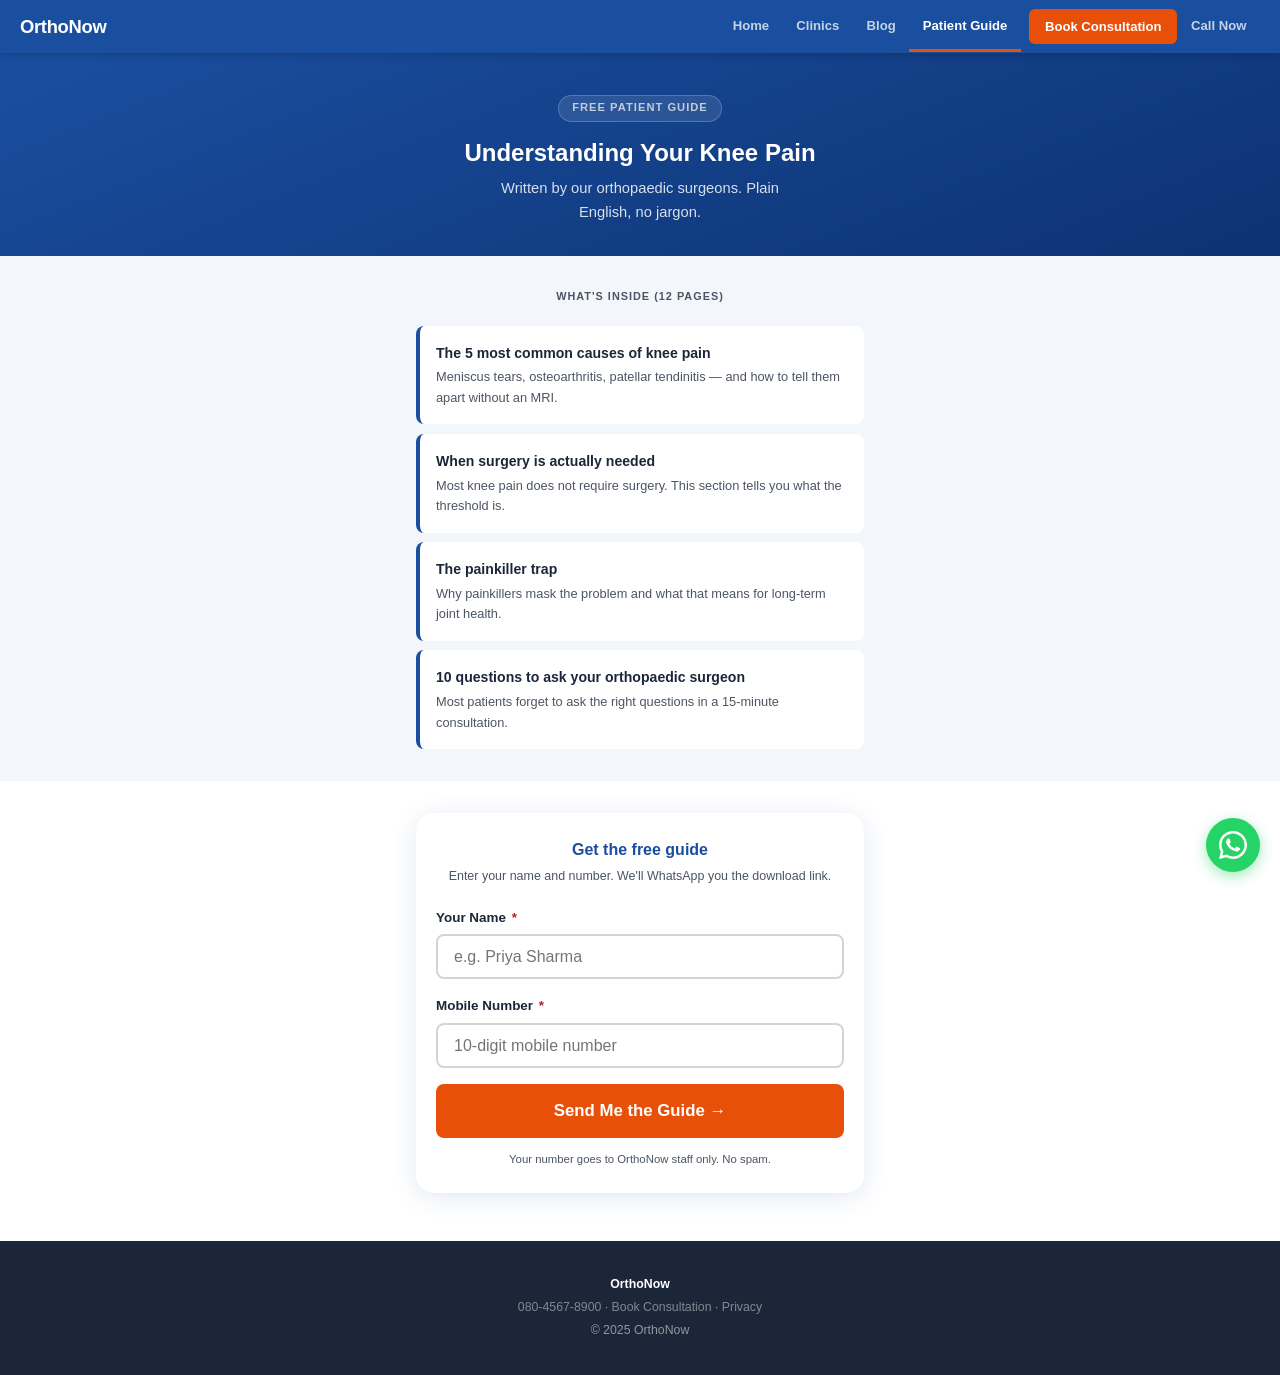
<file: guide.html>
﻿<!DOCTYPE html>
<html lang="en">
<head>
  <meta charset="UTF-8" />
  <meta name="viewport" content="width=device-width, initial-scale=1.0" />
  <title>Free Knee Pain Guide - OrthoNow Patient Resources</title>
  <meta name="description" content="Download our free guide: Understanding Your Knee Pain. Written by OrthoNow surgeons. Covers causes, treatment options, and when surgery is actually needed." />
  <link rel="canonical" href="https://orthonow.in/guide" />
  <link rel="icon" type="image/svg+xml" href="data:image/svg+xml,<svg xmlns='http://www.w3.org/2000/svg' viewBox='0 0 32 32'><rect width='32' height='32' rx='6' fill='%231a4fa0'/><text y='22' x='6' font-size='20' fill='white'>+</text></svg>" />
  <script>window.dataLayer = window.dataLayer || [];</script>
  <style>
    :root {
      --blue: #1a4fa0; --blue-dk: #133b7a; --orange: #e8500a; --orange-dk: #c44008;
      --green: #166534; --red: #b91c1c; --text: #1c2639; --muted: #4b5563;
      --border: #d1d5db; --bg: #fff; --bg-soft: #f3f6fb;
      --font: -apple-system, BlinkMacSystemFont, 'Segoe UI', Roboto, Helvetica, Arial, sans-serif;
      --shadow: 0 4px 24px rgba(26,79,160,.13); --r: 8px; --r-lg: 18px;
    }
    *, *::before, *::after { box-sizing: border-box; margin: 0; padding: 0; }
    html { font-size: 100%; -webkit-text-size-adjust: 100%; }
    body { font-family: var(--font); font-size: 1rem; line-height: 1.6; color: var(--text); background: var(--bg); overflow-x: hidden; }
    a    { color: var(--blue); text-decoration: none; }
    :focus-visible { outline: 3px solid var(--blue); outline-offset: 2px; border-radius: 4px; }
    .wrap { width: 100%; max-width: 480px; margin-inline: auto; padding-inline: 1rem; }

    .site-nav { background: var(--blue); padding: 0 1.25rem; display: flex; align-items: center; justify-content: space-between; position: sticky; top: 0; z-index: 200; box-shadow: 0 2px 8px rgba(0,0,0,.18); }
    .site-nav__logo { font-size: 1.15rem; font-weight: 800; color: #fff; letter-spacing: -.3px; padding: .75rem 0; flex-shrink: 0; text-decoration: none; }
    .site-nav__links { display: flex; align-items: stretch; gap: 0; }
    .site-nav__links a { display: flex; align-items: center; padding: .75rem .85rem; font-size: .82rem; font-weight: 600; color: rgba(255,255,255,.75); text-decoration: none; border-bottom: 3px solid transparent; transition: color .15s, border-color .15s; white-space: nowrap; }
    .site-nav__links a:hover { color: #fff; border-bottom-color: rgba(255,255,255,.4); }
    .site-nav__links a.nav-active { color: #fff; border-bottom-color: #e8500a; }
    .site-nav__links .nav-book { background: var(--orange); color: #fff; border-radius: var(--r); margin: .5rem 0 .5rem .5rem; padding: .45rem 1rem; border-bottom: none; font-weight: 700; align-self: center; }
    .site-nav__links .nav-book:hover { background: var(--orange-dk); border-bottom: none; color: #fff; }

    .guide-hero { background: linear-gradient(158deg, #1a4fa0 0%, #0d3272 100%); padding: 2.5rem 1rem 2rem; text-align: center; color: #fff; }
    .guide-hero__label { display: inline-block; font-size: .7rem; font-weight: 700; letter-spacing: 1px; text-transform: uppercase; color: rgba(255,255,255,.7); background: rgba(255,255,255,.1); border: 1px solid rgba(255,255,255,.2); border-radius: 20px; padding: .2rem .8rem; margin-bottom: 1rem; }
    .guide-hero h1 { font-size: 1.5rem; font-weight: 800; line-height: 1.25; margin-bottom: .6rem; }
    .guide-hero p  { font-size: .92rem; color: rgba(255,255,255,.84); max-width: 36ch; margin-inline: auto; }

    .contents-section { padding: 2rem 1rem; background: var(--bg-soft); }
    .contents-label { font-size: .68rem; font-weight: 700; letter-spacing: 1px; text-transform: uppercase; color: var(--muted); text-align: center; margin-bottom: 1.25rem; }
    .contents-list  { display: grid; gap: .6rem; }
    .content-item { background: var(--bg); border-radius: var(--r); padding: 1rem; border-left: 4px solid var(--blue); }
    .content-item strong { font-size: .88rem; font-weight: 700; display: block; margin-bottom: .2rem; }
    .content-item p      { font-size: .8rem; color: var(--muted); margin: 0; }

    .gate-section { padding: 2rem 1rem 3rem; }
    .form-card { background: var(--bg); border-radius: var(--r-lg); padding: 1.5rem 1.25rem; box-shadow: 0 4px 24px rgba(26,79,160,.13); }
    .form-card__title { font-size: 1rem; font-weight: 700; color: var(--blue); text-align: center; margin-bottom: .25rem; }
    .form-card__sub   { font-size: .78rem; color: var(--muted); text-align: center; margin-bottom: 1.25rem; }
    .form-status { display: none; font-size: .84rem; border-radius: var(--r); padding: .65rem 1rem; margin-bottom: 1rem; }
    .form-status.is-error { display: block; background: #fef2f2; color: var(--red); border: 1px solid #fca5a5; }
    .fgroup { margin-bottom: 1rem; }
    .fgroup label { display: block; font-size: .84rem; font-weight: 600; margin-bottom: .4rem; }
    .req { color: var(--red); margin-left: 2px; }
    .fgroup input {
      width: 100%; padding: .72rem 1rem; font-size: 1rem; font-family: var(--font);
      color: var(--text); background: var(--bg); border: 2px solid var(--border);
      border-radius: var(--r); transition: border-color .15s;
      -webkit-appearance: none; appearance: none;
    }
    .fgroup input:focus { border-color: var(--blue); outline: none; box-shadow: 0 0 0 3px rgba(26,79,160,.11); }
    .fgroup input.is-err { border-color: var(--red); }
    .field-err { display: none; font-size: .74rem; color: var(--red); margin-top: .2rem; font-weight: 500; }
    .field-err.show { display: block; }
    .btn-submit {
      width: 100%; padding: 1rem 1.5rem; font-size: 1.05rem; font-weight: 700; font-family: var(--font);
      color: #fff; background: var(--orange); border: none; border-radius: var(--r);
      cursor: pointer; min-height: 54px; transition: background .15s, transform .1s;
    }
    .btn-submit:hover:not(:disabled) { background: var(--orange-dk); }
    .btn-submit:active:not(:disabled) { transform: scale(.98); }
    .btn-submit:disabled { opacity: .65; cursor: not-allowed; }
    .btn-spinner { display: none; width: 20px; height: 20px; border: 2px solid rgba(255,255,255,.35); border-top-color: #fff; border-radius: 50%; animation: spin .7s linear infinite; margin-inline: auto; }
    .btn-submit.loading .btn-label   { display: none; }
    .btn-submit.loading .btn-spinner { display: block; }
    @keyframes spin { to { transform: rotate(360deg); } }
    .form-privacy { font-size: .71rem; color: var(--muted); text-align: center; margin-top: .75rem; }

    .download-panel { display: none; text-align: center; padding: 2rem 1.25rem; }
    .download-panel.show { display: block; }
    .dl-icon  { width: 56px; height: 56px; background: var(--green); border-radius: 50%; display: flex; align-items: center; justify-content: center; margin: 0 auto 1rem; }
    .dl-icon svg { width: 28px; height: 28px; fill: #fff; }
    .dl-title { font-size: 1.2rem; font-weight: 700; color: var(--green); margin-bottom: .75rem; }
    .dl-name  { color: var(--blue); font-weight: 700; }
    .dl-body  { font-size: .9rem; color: var(--muted); margin-bottom: 1.25rem; line-height: 1.6; }
    .btn-download {
      display: inline-flex; align-items: center; gap: .4rem;
      padding: .9rem 2rem; background: var(--blue); color: #fff;
      font-size: 1rem; font-weight: 700; border-radius: var(--r);
      text-decoration: none; transition: background .15s;
    }
    .btn-download:hover { background: var(--blue-dk); color: #fff; }

    .site-footer { background: var(--text); color: rgba(255,255,255,.52); padding: 2rem 1rem; text-align: center; font-size: .77rem; line-height: 1.9; }
    .site-footer a { color: rgba(255,255,255,.45); }
    /* WhatsApp float button */
    .wa-float {
      position: fixed; bottom: 1.75rem; right: 1.25rem;
      width: 54px; height: 54px; background: #25d366; border-radius: 50%;
      display: flex; align-items: center; justify-content: center;
      box-shadow: 0 4px 14px rgba(37,211,102,.45);
      z-index: 150; text-decoration: none;
      transition: transform .15s, box-shadow .15s;
    }
    .wa-float:hover { transform: scale(1.1); box-shadow: 0 6px 20px rgba(37,211,102,.55); }
    .wa-float svg { width: 28px; height: 28px; fill: #fff; }
    .sr-only { position: absolute; width: 1px; height: 1px; padding: 0; margin: -1px; overflow: hidden; clip: rect(0,0,0,0); white-space: nowrap; border: 0; }    @media (max-width: 768px) {
      .nav-toggle { display: flex; }
      .site-nav__links {
        display: none; flex-direction: column; align-items: stretch;
        position: absolute; top: 100%; left: 0; right: 0;
        background: #1a4fa0; box-shadow: 0 8px 20px rgba(0,0,0,.25);
        z-index: 199; padding: .25rem 0 .75rem;
      }
      .site-nav__links.is-open { display: flex; }
      .site-nav__links a { padding: .85rem 1.25rem; font-size: .95rem; border-bottom: 1px solid rgba(255,255,255,.1); border-right: none; }
      .site-nav__links a.nav-active { background: rgba(255,255,255,.08); border-bottom: 1px solid rgba(255,255,255,.1); }
      .site-nav__links .nav-book { margin: .6rem 1.25rem .25rem; justify-content: center; border-radius: 6px; font-size: .95rem; outline: none; }
    }  } }
      /* ── Navigation ─────────────────────────────────────────────── */
    .site-nav { background:#1a4fa0; padding:0 1.25rem; display:flex; align-items:center; justify-content:space-between; position:sticky; top:0; z-index:200; box-shadow:0 2px 8px rgba(0,0,0,.18); min-height:46px; }
    .site-nav__logo { font-size:1.15rem; font-weight:800; color:#fff; letter-spacing:-.3px; padding:.75rem 0; flex-shrink:0; text-decoration:none; }
    .site-nav__links { display:flex; align-items:stretch; }
    .site-nav__links a { display:flex; align-items:center; padding:.75rem .85rem; font-size:.82rem; font-weight:600; color:rgba(255,255,255,.75); text-decoration:none; border-bottom:3px solid transparent; transition:color .15s,border-color .15s; white-space:nowrap; }
    .site-nav__links a:hover { color:#fff; border-bottom-color:rgba(255,255,255,.4); }
    .site-nav__links a.nav-active { color:#fff; border-bottom-color:#e8500a; }
    .site-nav__links .nav-book { background:#e8500a; color:#fff !important; border-radius:6px; margin:.45rem 0 .45rem .5rem; padding:.45rem 1rem; border-bottom:none !important; font-weight:700; align-self:center; }
    .site-nav__links .nav-book:hover { background:#c44008; }
    .site-nav__links .nav-book.nav-active { background:#c44008; }
    .nav-ham { display:none; background:transparent !important; -webkit-appearance:none; appearance:none; border:none; outline:none; cursor:pointer; padding:8px 6px; margin-left:auto; flex-shrink:0; box-shadow:none; }
    .nav-ham span { display:block; width:24px; height:3px; background:#fff; border-radius:2px; margin-bottom:6px; transition:transform .25s,opacity .2s; }
    .nav-ham span:last-child { margin-bottom:0; }
    .nav-ham.is-open span:nth-child(1) { transform:translateY(9px) rotate(45deg); }
    .nav-ham.is-open span:nth-child(2) { opacity:0; }
    .nav-ham.is-open span:nth-child(3) { transform:translateY(-9px) rotate(-45deg); }
    .nav-panel { display:none; position:fixed; top:46px; left:0; right:0; background:#1a4fa0; z-index:199; box-shadow:0 6px 20px rgba(0,0,0,.3); flex-direction:column; }
    .nav-panel.is-open { display:flex; }
    .nav-panel a { padding:.9rem 1.5rem; font-size:.95rem; font-weight:600; color:rgba(255,255,255,.85); text-decoration:none; border-bottom:1px solid rgba(255,255,255,.1); }
    .nav-panel a:hover { background:rgba(255,255,255,.08); color:#fff; }
    .nav-panel a.nav-active { color:#fff; border-left:3px solid #e8500a; padding-left:calc(1.5rem - 3px); }
    .nav-panel__book { background:#e8500a !important; color:#fff !important; margin:.75rem 1.25rem !important; border-radius:8px; text-align:center; border:none !important; }
    .nav-panel__book:hover { background:#c44008 !important; }
    @media (max-width:900px) { .site-nav__links { display:none !important; } .nav-ham { display:flex !important; flex-direction:column; align-items:center; justify-content:center; } }
    @media (min-width:901px) { .nav-ham { display:none !important; width:0; overflow:hidden; } .nav-panel { display:none !important; } }
    /* ── End Navigation ──────────────────────────────────────────────────── */
  </style>
</head>
<body>
  <nav class="site-nav" role="navigation" aria-label="Main navigation">
    <a class="site-nav__logo" href="index.html">OrthoNow</a>
    <div class="site-nav__links">
      <a href="index.html">Home</a>
      <a href="index.html#clinics">Clinics</a>
      <a href="index.html#blog">Blog</a>
      <a href="guide.html" class="nav-active">Patient Guide</a>
      <a href="book.html" class="nav-book">Book Consultation</a>
      <a href="tel:+918045678900" class="nav-call" data-location="nav">Call Now</a>
    </div>
    <button class="nav-ham" id="nav-ham" aria-label="Open menu" aria-expanded="false" aria-controls="nav-panel"><span></span><span></span><span></span></button>
  </nav>
  <div id="nav-panel" class="nav-panel" aria-hidden="true">
    <a href="index.html">Home</a>
    <a href="index.html#clinics">Clinics</a>
    <a href="index.html#blog">Blog</a>
    <a href="guide.html" class="nav-active">Patient Guide</a>
    <a href="book.html" class="nav-panel__book">Book Consultation</a>
    <a href="tel:+918045678900">Call Now</a>
  </div>


  <section class="guide-hero" aria-labelledby="guide-title">
    <div class="wrap">
      <span class="guide-hero__label">Free Patient Guide</span>
      <h1 id="guide-title">Understanding Your Knee Pain</h1>
      <p>Written by our orthopaedic surgeons. Plain English, no jargon.</p>
    </div>
  </section>

  <section class="contents-section" aria-labelledby="contents-lbl">
    <div class="wrap">
      <p class="contents-label" id="contents-lbl">What's inside (12 pages)</p>
      <div class="contents-list">
        <div class="content-item">
          <strong>The 5 most common causes of knee pain</strong>
          <p>Meniscus tears, osteoarthritis, patellar tendinitis &mdash; and how to tell them apart without an MRI.</p>
        </div>
        <div class="content-item">
          <strong>When surgery is actually needed</strong>
          <p>Most knee pain does not require surgery. This section tells you what the threshold is.</p>
        </div>
        <div class="content-item">
          <strong>The painkiller trap</strong>
          <p>Why painkillers mask the problem and what that means for long-term joint health.</p>
        </div>
        <div class="content-item">
          <strong>10 questions to ask your orthopaedic surgeon</strong>
          <p>Most patients forget to ask the right questions in a 15-minute consultation.</p>
        </div>
      </div>
    </div>
  </section>

  <section class="gate-section" aria-labelledby="gate-title">
    <div class="wrap">

      <div class="form-card" id="gate-card">
        <h2 class="form-card__title" id="gate-title">Get the free guide</h2>
        <p class="form-card__sub">Enter your name and number. We'll WhatsApp you the download link.</p>

        <div class="form-status" id="form-status" role="alert" aria-live="assertive" aria-atomic="true"></div>

        <form id="guide-form" novalidate>
          <div class="fgroup">
            <label for="g-name">Your Name <span class="req" aria-hidden="true">*</span></label>
            <input type="text" id="g-name" name="name" autocomplete="name"
                   placeholder="e.g. Priya Sharma"
                   required aria-required="true" aria-describedby="g-name-err" />
            <span class="field-err" id="g-name-err" role="alert"></span>
          </div>
          <div class="fgroup">
            <label for="g-phone">Mobile Number <span class="req" aria-hidden="true">*</span></label>
            <input type="tel" id="g-phone" name="phone" autocomplete="tel-national"
                   placeholder="10-digit mobile number" inputmode="numeric" maxlength="13"
                   required aria-required="true" aria-describedby="g-phone-err" />
            <span class="field-err" id="g-phone-err" role="alert"></span>
          </div>
          <button type="submit" id="gate-btn" class="btn-submit">
            <span class="btn-label">Send Me the Guide &rarr;</span>
            <span class="btn-spinner" aria-hidden="true"></span>
          </button>
          <p class="form-privacy">Your number goes to OrthoNow staff only. No spam.</p>
        </form>
      </div>

      <div class="form-card download-panel" id="download-panel" role="region" aria-label="Download ready" aria-live="polite">
        <div class="dl-icon" aria-hidden="true">
          <svg viewBox="0 0 24 24" xmlns="http://www.w3.org/2000/svg"><path d="M9 16.17L4.83 12l-1.42 1.41L9 19 21 7l-1.41-1.41z"/></svg>
        </div>
        <h2 class="dl-title">Ready for you, <span class="dl-name" id="dl-name">there</span>!</h2>
        <p class="dl-body">We've also WhatsApped you the link so you can access it anytime. If you have questions after reading, book a free consultation.</p>
        <a href="assets/orthonow-knee-pain-guide.pdf" class="btn-download" download="OrthoNow-Knee-Pain-Guide.pdf">Download Guide (PDF)</a>
      </div>

    </div>
  </section>

  <footer class="site-footer" role="contentinfo">
    <div class="wrap">
      <p style="color:#fff;font-weight:800">OrthoNow</p>
      <p><a href="tel:+918045678900">080-4567-8900</a> &middot; <a href="book.html">Book Consultation</a> &middot; <a href="privacy.html">Privacy</a></p>
      <p>&copy; 2025 OrthoNow</p>
    </div>
  </footer>

  <script>
    'use strict';

    window.dataLayer = window.dataLayer || [];

    window.dataLayer.push({
      event:     'guide_download_start',
      form_name: 'patient_guide_gate',
      page_path: window.location.pathname,
      timestamp: new Date().toISOString()
    });

    function validPhone(val) {
      var n = val.trim().replace(/\s+/g, '').replace(/^(\+91|0)/, '');
      return /^[6-9]\d{9}$/.test(n);
    }
    function validName(val) { return val.trim().length >= 2; }

    function markErr(input, msg) {
      input.classList.add('is-err');
      input.setAttribute('aria-invalid', 'true');
      var el = document.getElementById(input.id + '-err');
      if (el) { el.textContent = msg; el.classList.add('show'); }
    }
    function clearErr(input) {
      input.classList.remove('is-err');
      input.removeAttribute('aria-invalid');
      var el = document.getElementById(input.id + '-err');
      if (el) { el.textContent = ''; el.classList.remove('show'); }
    }

    document.getElementById('guide-form').addEventListener('submit', function (e) {
      e.preventDefault();

      var nameInput  = document.getElementById('g-name');
      var phoneInput = document.getElementById('g-phone');
      var btn        = document.getElementById('gate-btn');

      clearErr(nameInput);
      clearErr(phoneInput);

      var ok = true;
      if (!validName(nameInput.value))   { markErr(nameInput,  'Please enter your name'); ok = false; }
      if (!validPhone(phoneInput.value)) { markErr(phoneInput, 'Please enter a valid 10-digit mobile number'); ok = false; }
      if (!ok) { (nameInput.classList.contains('is-err') ? nameInput : phoneInput).focus(); return; }

      var name  = nameInput.value.trim();
      var phone = phoneInput.value.trim().replace(/^(\+91|0)/, '');

      btn.disabled = true;
      btn.classList.add('loading');

      window.dataLayer.push({
        event:        'guide_download_complete',
        form_name:    'patient_guide_gate',
        page_path:    window.location.pathname,
        phone_hashed: phone.split('').reduce(function (h, c) { return (Math.imul(31, h) + c.charCodeAt(0)) | 0; }, 0).toString(16)
      });

      fetch('/functions/v1/handle-guide', {
        method: 'POST',
        headers: { 'Content-Type': 'application/json' },
        body: JSON.stringify({ name: name, phone: phone })
      }).catch(function () {}).finally(function () {
        document.getElementById('gate-card').style.display = 'none';
        var panel = document.getElementById('download-panel');
        document.getElementById('dl-name').textContent = name.split(' ')[0];
        panel.classList.add('show');
        panel.scrollIntoView({ behavior: 'smooth', block: 'center' });
      });
    });
    // Hamburger menu toggle
    (function () {
      var toggle = document.getElementById('nav-toggle');
      var links  = document.getElementById('nav-links');
      if (!toggle || !links) return;
      toggle.addEventListener('click', function () {
        var open = links.classList.toggle('is-open');
        toggle.setAttribute('aria-expanded', open ? 'true' : 'false');
      });
      links.querySelectorAll('a').forEach(function (a) {
        a.addEventListener('click', function () {
          links.classList.remove('is-open');
          toggle.setAttribute('aria-expanded', 'false');
        });
      });
    })();  </script>

  <!-- WhatsApp float button — fires whatsapp_click GTM event on click -->
  <a href="https://wa.me/918045678900?text=Hi%2C%20I%27d%20like%20to%20book%20an%20orthopaedic%20consultation"
     class="wa-float"
     target="_blank"
     rel="noopener noreferrer"
     data-location="float_button"
     aria-label="Chat with OrthoNow on WhatsApp">
    <svg viewBox="0 0 24 24" xmlns="http://www.w3.org/2000/svg" aria-hidden="true">
      <path d="M17.472 14.382c-.297-.149-1.758-.867-2.03-.967-.273-.099-.471-.148-.67.15-.197.297-.767.966-.94 1.164-.173.199-.347.223-.644.075-.297-.15-1.255-.463-2.39-1.475-.883-.788-1.48-1.761-1.653-2.059-.173-.297-.018-.458.13-.606.134-.133.298-.347.446-.52.149-.174.198-.298.298-.497.099-.198.05-.371-.025-.52-.075-.149-.669-1.612-.916-2.207-.242-.579-.487-.5-.669-.51-.173-.008-.371-.01-.57-.01-.198 0-.52.074-.792.372-.272.297-1.04 1.016-1.04 2.479 0 1.462 1.065 2.875 1.213 3.074.149.198 2.096 3.2 5.077 4.487.709.306 1.262.489 1.694.625.712.227 1.36.195 1.871.118.571-.085 1.758-.719 2.006-1.413.248-.694.248-1.289.173-1.413-.074-.124-.272-.198-.57-.347z"/>
      <path d="M12 0C5.373 0 0 5.373 0 12c0 2.126.558 4.117 1.534 5.845L.073 23.927l6.222-1.433A11.942 11.942 0 0012 24c6.627 0 12-5.373 12-12S18.627 0 12 0zm0 21.818a9.797 9.797 0 01-5.003-1.374l-.36-.213-3.713.856.882-3.607-.234-.371A9.818 9.818 0 012.182 12C2.182 6.57 6.57 2.182 12 2.182S21.818 6.57 21.818 12 17.43 21.818 12 21.818z"/>
    </svg>
    <span class="sr-only">Chat on WhatsApp</span>
  </a>
  <script>
    (function(){
      var btn=document.getElementById("nav-ham");
      var panel=document.getElementById("nav-panel");
      if(!btn||!panel)return;
      btn.addEventListener("click",function(e){
        e.stopPropagation();
        var open=panel.classList.contains("is-open");
        panel.classList.toggle("is-open",!open);
        btn.classList.toggle("is-open",!open);
        btn.setAttribute("aria-expanded",String(!open));
        panel.setAttribute("aria-hidden",String(open));
      });
      panel.querySelectorAll("a").forEach(function(a){
        a.addEventListener("click",function(){
          panel.classList.remove("is-open"); btn.classList.remove("is-open");
          btn.setAttribute("aria-expanded","false"); panel.setAttribute("aria-hidden","true");
        });
      });
      document.addEventListener("click",function(e){
        if(!panel.contains(e.target)&&!btn.contains(e.target)){
          panel.classList.remove("is-open"); btn.classList.remove("is-open");
          btn.setAttribute("aria-expanded","false"); panel.setAttribute("aria-hidden","true");
        }
      });
    })();
  </script>
</body>
</html>
</file>
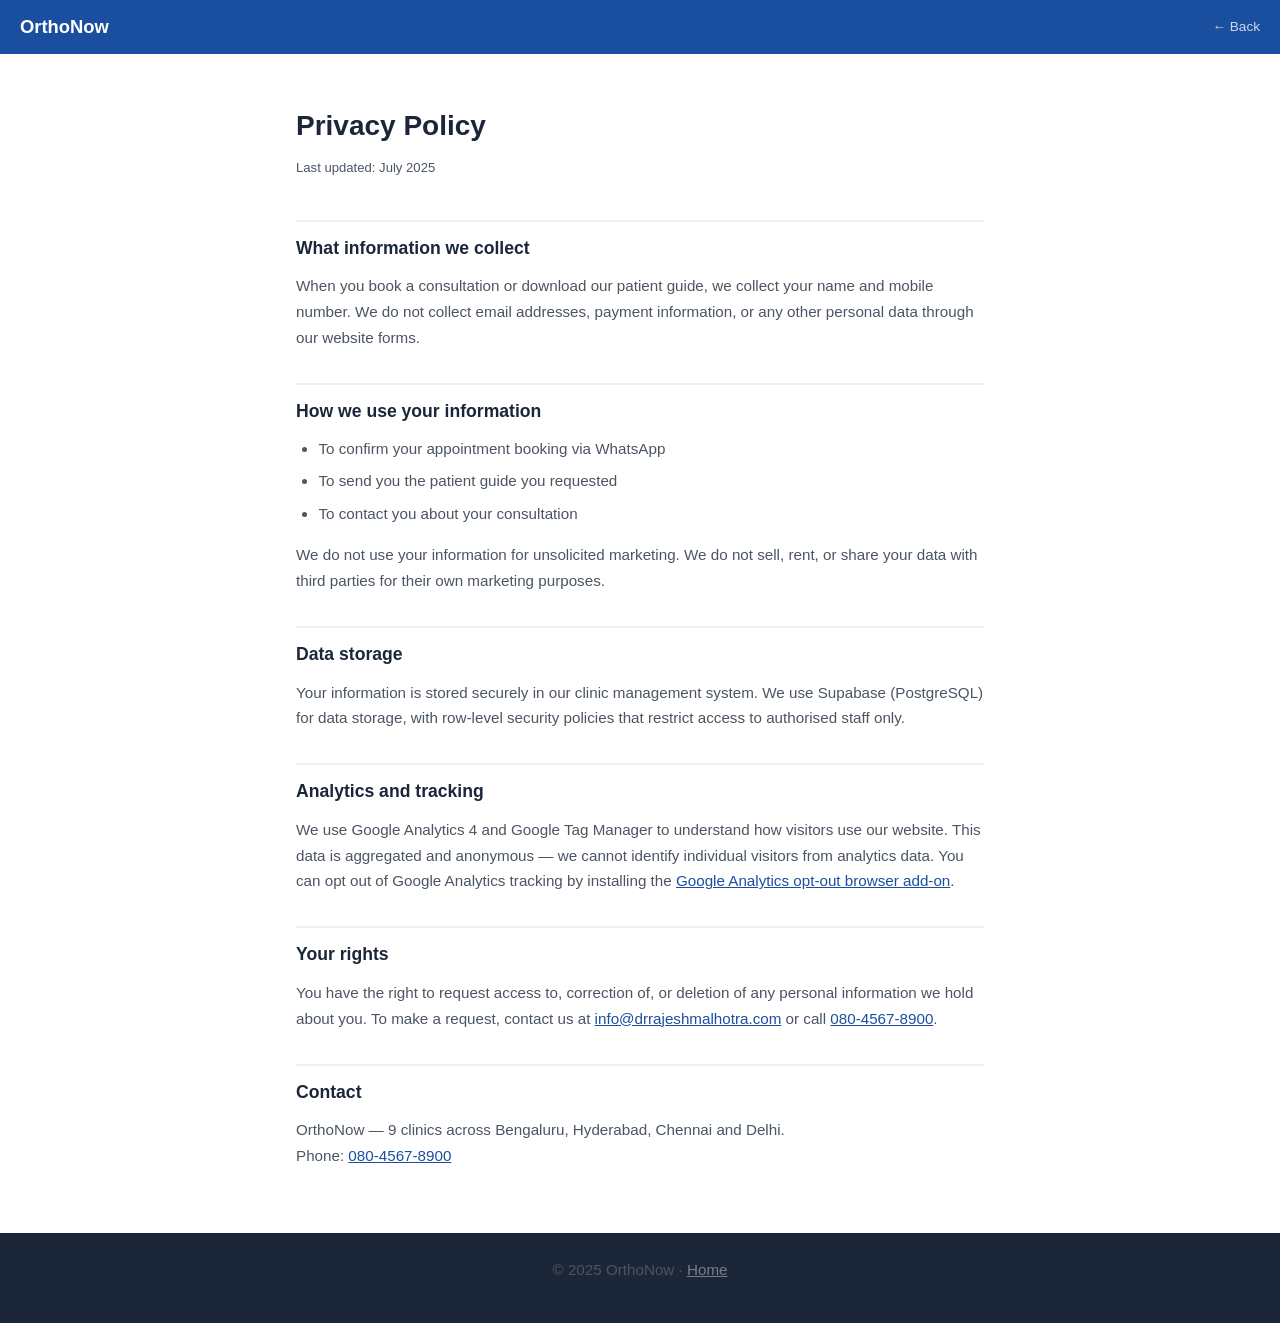
<file: privacy.html>
﻿<!DOCTYPE html>
<html lang="en">
<head>
  <meta charset="UTF-8" />
  <meta name="viewport" content="width=device-width, initial-scale=1.0" />
  <title>Privacy Policy | OrthoNow</title>
  <meta name="description" content="OrthoNow privacy policy. How we collect, use, and protect your personal information." />
  <link rel="icon" type="image/svg+xml" href="data:image/svg+xml,<svg xmlns='http://www.w3.org/2000/svg' viewBox='0 0 32 32'><rect width='32' height='32' rx='6' fill='%231a4fa0'/><text y='22' x='6' font-size='20' fill='white'>+</text></svg>" />
  <style>
    :root { --blue:#1a4fa0; --text:#1c2639; --muted:#4b5563; --bg:#fff; --bg-soft:#f3f6fb; --font:-apple-system,BlinkMacSystemFont,'Segoe UI',Roboto,Helvetica,Arial,sans-serif; }
    *, *::before, *::after { box-sizing:border-box; margin:0; padding:0; }
    body { font-family:var(--font); font-size:1rem; line-height:1.7; color:var(--text); background:var(--bg); }
    a { color:var(--blue); }
    .nav { background:var(--blue); padding:.7rem 1.25rem; display:flex; align-items:center; justify-content:space-between; }
    .nav__logo { font-size:1.15rem; font-weight:800; color:#fff; text-decoration:none; }
    .nav__back  { font-size:.85rem; color:rgba(255,255,255,.78); text-decoration:none; }
    .nav__back:hover { color:#fff; }
    .content { max-width:720px; margin-inline:auto; padding:3rem 1rem; }
    h1 { font-size:1.75rem; font-weight:800; margin-bottom:.5rem; color:var(--text); }
    .updated { font-size:.82rem; color:var(--muted); margin-bottom:2.5rem; }
    h2 { font-size:1.1rem; font-weight:700; margin:2rem 0 .6rem; color:var(--text); border-top:2px solid #eef0f5; padding-top:.75rem; }
    p  { font-size:.95rem; color:var(--muted); margin-bottom:1rem; }
    ul { padding-left:1.4rem; margin-bottom:1rem; }
    ul li { font-size:.95rem; color:var(--muted); margin-bottom:.4rem; }
    .footer { background:var(--text); color:rgba(255,255,255,.5); text-align:center; padding:1.5rem; font-size:.78rem; }
    .footer a { color:rgba(255,255,255,.4); }
  </style>
</head>
<body>
  <nav class="nav">
    <a class="nav__logo" href="index.html">OrthoNow</a>
    <a class="nav__back" href="index.html">&larr; Back</a>
  </nav>
  <div class="content">
    <h1>Privacy Policy</h1>
    <p class="updated">Last updated: July 2025</p>

    <h2>What information we collect</h2>
    <p>When you book a consultation or download our patient guide, we collect your name and mobile number. We do not collect email addresses, payment information, or any other personal data through our website forms.</p>

    <h2>How we use your information</h2>
    <ul>
      <li>To confirm your appointment booking via WhatsApp</li>
      <li>To send you the patient guide you requested</li>
      <li>To contact you about your consultation</li>
    </ul>
    <p>We do not use your information for unsolicited marketing. We do not sell, rent, or share your data with third parties for their own marketing purposes.</p>

    <h2>Data storage</h2>
    <p>Your information is stored securely in our clinic management system. We use Supabase (PostgreSQL) for data storage, with row-level security policies that restrict access to authorised staff only.</p>

    <h2>Analytics and tracking</h2>
    <p>We use Google Analytics 4 and Google Tag Manager to understand how visitors use our website. This data is aggregated and anonymous &mdash; we cannot identify individual visitors from analytics data. You can opt out of Google Analytics tracking by installing the <a href="https://tools.google.com/dlpage/gaoptout" target="_blank" rel="noopener">Google Analytics opt-out browser add-on</a>.</p>

    <h2>Your rights</h2>
    <p>You have the right to request access to, correction of, or deletion of any personal information we hold about you. To make a request, contact us at <a href="mailto:info@drrajeshmalhotra.com">info@drrajeshmalhotra.com</a> or call <a href="tel:+918045678900">080-4567-8900</a>.</p>

    <h2>Contact</h2>
    <p>OrthoNow &mdash; 9 clinics across Bengaluru, Hyderabad, Chennai and Delhi.<br>
    Phone: <a href="tel:+918045678900">080-4567-8900</a></p>
  </div>
  <footer class="footer">
    <p>&copy; 2025 OrthoNow &middot; <a href="index.html">Home</a></p>
  </footer>
</body>
</html>
</file>
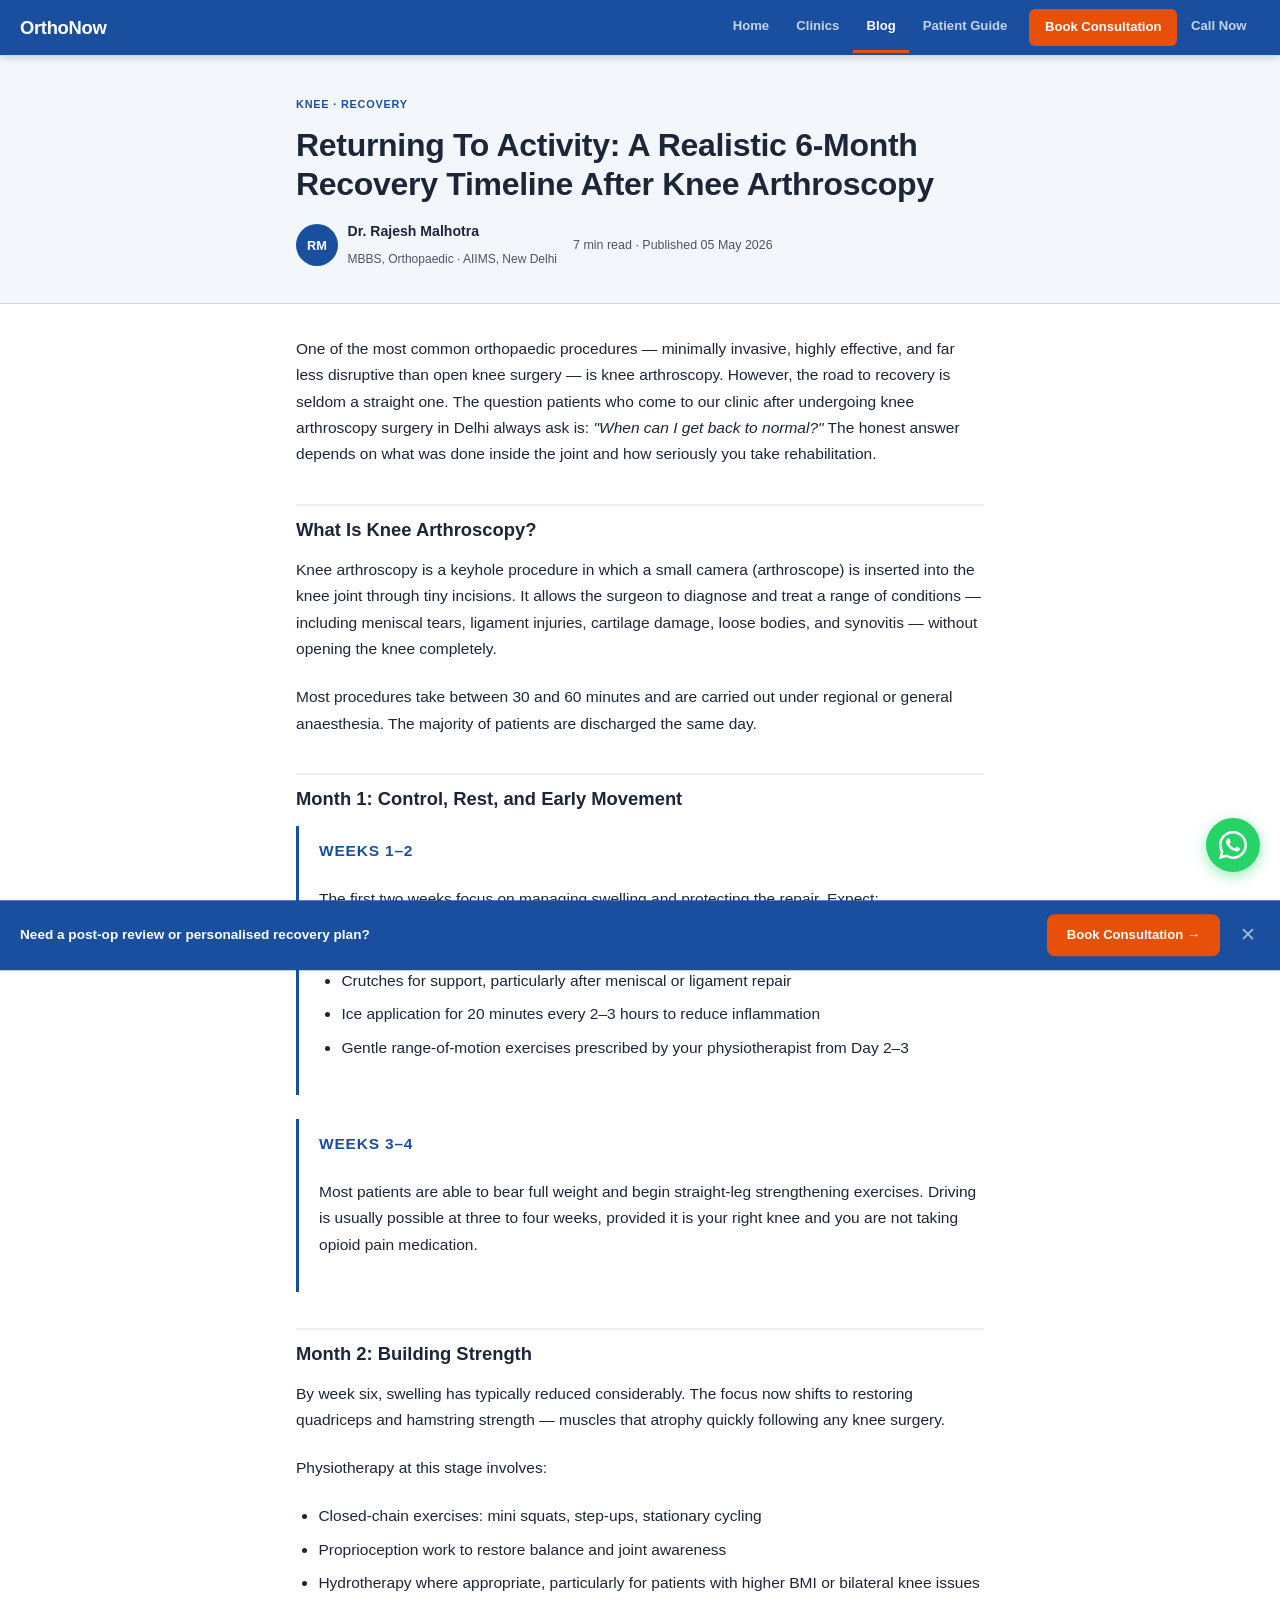
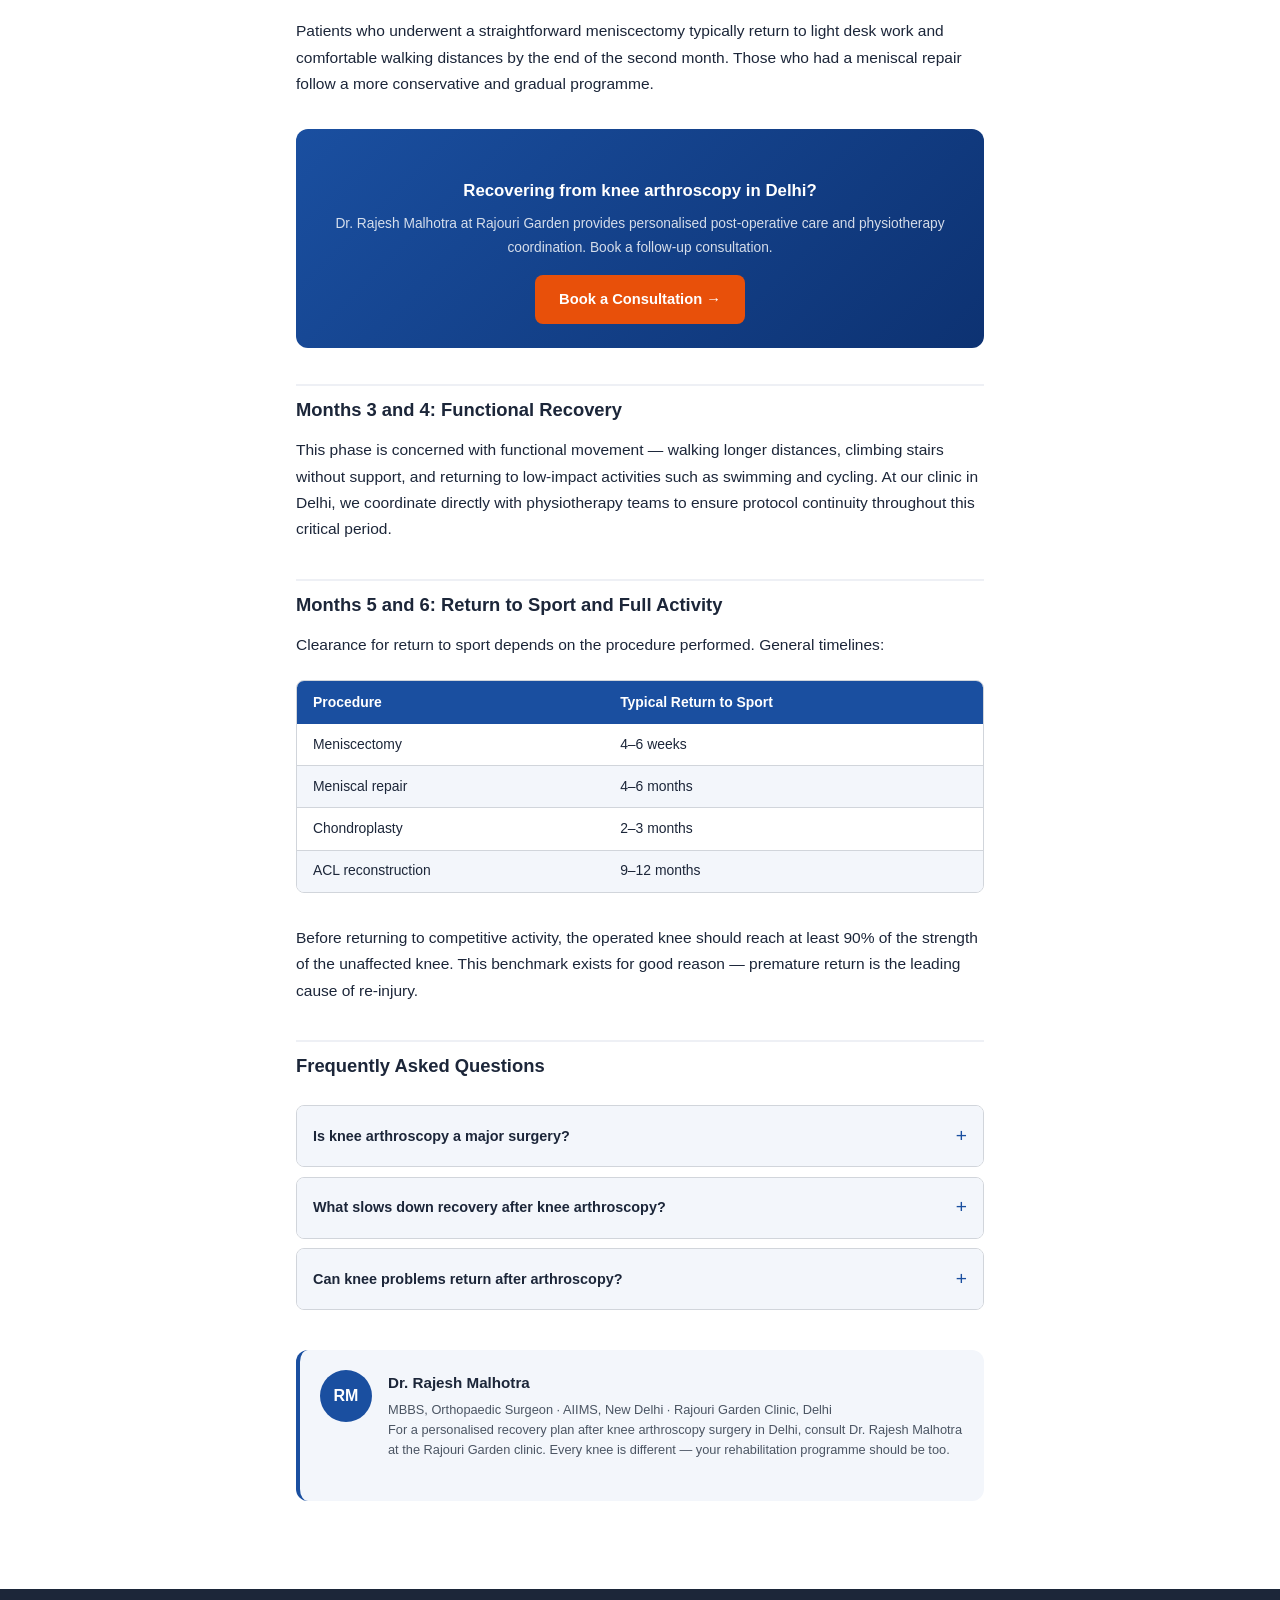
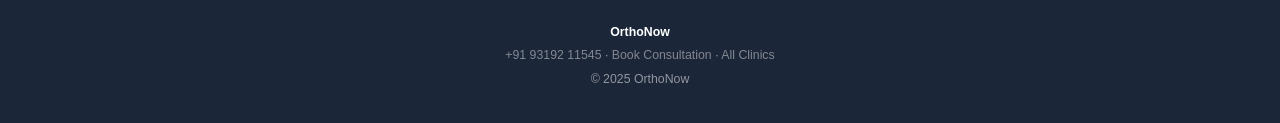
<file: blog/knee-arthroscopy-recovery.html>
﻿<!DOCTYPE html>
<html lang="en">
<head>
  <meta charset="UTF-8" />
  <meta name="viewport" content="width=device-width, initial-scale=1.0" />
  <title>Recovery After Knee Arthroscopy Surgery in Delhi | 6-Month Guide | OrthoNow</title>
  <meta name="description" content="A realistic 6-month recovery timeline after knee arthroscopy surgery in Delhi. Dr. Rajesh Malhotra explains what to expect month by month and when you can return to sport." />
  <link rel="canonical" href="https://orthonow.in/blog/knee-arthroscopy-recovery" />
  <link rel="icon" type="image/svg+xml" href="data:image/svg+xml,<svg xmlns='http://www.w3.org/2000/svg' viewBox='0 0 32 32'><rect width='32' height='32' rx='6' fill='%231a4fa0'/><text y='22' x='6' font-size='20' fill='white'>+</text></svg>" />

  <script type="application/ld+json">
  {
    "@context": "https://schema.org",
    "@type": "BlogPosting",
    "headline": "Recovery After Knee Arthroscopy Surgery In Delhi | 6-Month Guide",
    "author": { "@type": "Person", "name": "Dr. Rajesh Malhotra", "description": "MBBS, Orthopaedic, AIIMS New Delhi" },
    "publisher": { "@type": "Organization", "name": "OrthoNow" },
    "datePublished": "2026-05-05",
    "description": "A realistic 6-month recovery timeline after knee arthroscopy surgery in Delhi, written by Dr. Rajesh Malhotra."
  }
  </script>

  <script>window.dataLayer = window.dataLayer || [];</script>

  <style>
    :root {
      --blue: #1a4fa0; --blue-dk: #133b7a; --orange: #e8500a; --orange-dk: #c44008;
      --text: #1c2639; --muted: #4b5563; --border: #d1d5db;
      --bg: #fff; --bg-soft: #f3f6fb;
      --font: -apple-system, BlinkMacSystemFont, 'Segoe UI', Roboto, Helvetica, Arial, sans-serif;
      --r: 8px;
    }
    *, *::before, *::after { box-sizing: border-box; margin: 0; padding: 0; }
    html { font-size: 100%; -webkit-text-size-adjust: 100%; scroll-behavior: smooth; }
    body { font-family: var(--font); font-size: 1rem; line-height: 1.7; color: var(--text); background: var(--bg); overflow-x: hidden; }
    a { color: var(--blue); text-decoration: none; }
    :focus-visible { outline: 3px solid var(--blue); outline-offset: 2px; border-radius: 4px; }
    .wrap { width: 100%; max-width: 720px; margin-inline: auto; padding-inline: 1rem; }

    .site-nav { background: var(--blue); padding: 0 1.25rem; display: flex; align-items: center; justify-content: space-between; position: sticky; top: 0; z-index: 200; box-shadow: 0 2px 8px rgba(0,0,0,.18); }
    .site-nav__logo { font-size: 1.15rem; font-weight: 800; color: #fff; letter-spacing: -.3px; padding: .75rem 0; flex-shrink: 0; text-decoration: none; }
    .site-nav__links { display: flex; align-items: stretch; gap: 0; }
    .site-nav__links a { display: flex; align-items: center; padding: .75rem .85rem; font-size: .82rem; font-weight: 600; color: rgba(255,255,255,.75); text-decoration: none; border-bottom: 3px solid transparent; transition: color .15s, border-color .15s; white-space: nowrap; }
    .site-nav__links a:hover { color: #fff; border-bottom-color: rgba(255,255,255,.4); }
    .site-nav__links a.nav-active { color: #fff; border-bottom-color: #e8500a; }
    .site-nav__links .nav-book { background: var(--orange); color: #fff; border-radius: var(--r); margin: .5rem 0 .5rem .5rem; padding: .45rem 1rem; border-bottom: none; font-weight: 700; align-self: center; }
    .site-nav__links .nav-book:hover { background: var(--orange-dk); border-bottom: none; color: #fff; }

    .read-progress { position: fixed; top: 0; left: 0; height: 3px; background: var(--orange); width: 0%; z-index: 300; transition: width .1s linear; }

    .article-header { padding: 2.5rem 1rem 2rem; background: var(--bg-soft); border-bottom: 1px solid var(--border); }
    .article-tag   { font-size: .68rem; font-weight: 700; text-transform: uppercase; letter-spacing: .8px; color: var(--blue); margin-bottom: .75rem; display: block; }
    .article-title { font-size: 1.6rem; font-weight: 800; line-height: 1.22; margin-bottom: 1rem; letter-spacing: -.3px; }
    .article-meta  { display: flex; align-items: center; gap: 1rem; flex-wrap: wrap; }
    .author-chip   { display: flex; align-items: center; gap: .6rem; }
    .author-avatar { width: 42px; height: 42px; background: var(--blue); border-radius: 50%; display: flex; align-items: center; justify-content: center; font-size: .8rem; font-weight: 800; color: #fff; flex-shrink: 0; }
    .author-info strong { font-size: .88rem; display: block; color: var(--text); }
    .author-info span   { font-size: .75rem; color: var(--muted); }
    .read-time { font-size: .78rem; color: var(--muted); }

    .article-body { padding: 2rem 1rem 3rem; }
    .article-body p      { margin-bottom: 1.35rem; font-size: .97rem; }
    .article-body h2     { font-size: 1.15rem; font-weight: 700; margin: 2.25rem 0 .75rem; padding-top: .5rem; border-top: 2px solid #eef0f5; color: var(--text); }
    .article-body h3     { font-size: 1rem; font-weight: 700; margin: 1.5rem 0 .5rem; }
    .article-body ul     { margin-bottom: 1.35rem; padding-left: 1.4rem; }
    .article-body ul li  { font-size: .97rem; margin-bottom: .45rem; }
    .article-body strong { font-weight: 700; }

    /* timeline months */
    .month-block { border-left: 3px solid var(--blue); padding: .75rem 0 .75rem 1.25rem; margin-bottom: 1.5rem; }
    .month-block__label { font-size: .7rem; font-weight: 700; text-transform: uppercase; letter-spacing: .8px; color: var(--blue); margin-bottom: .4rem; }
    .month-block h3 { font-size: 1rem; font-weight: 700; margin-bottom: .5rem; color: var(--text); }

    /* return to sport table */
    .rts-table-wrap { overflow-x: auto; margin: 1.25rem 0 2rem; border-radius: var(--r); border: 1px solid var(--border); }
    .rts-table { width: 100%; border-collapse: collapse; font-size: .87rem; }
    .rts-table th { background: var(--blue); color: #fff; font-weight: 700; padding: .6rem 1rem; text-align: left; }
    .rts-table td { padding: .55rem 1rem; border-bottom: 1px solid var(--border); }
    .rts-table tr:last-child td { border-bottom: none; }
    .rts-table tr:nth-child(even) td { background: var(--bg-soft); }

    /* FAQ */
    .faq-block { margin: 1.5rem 0; }
    .faq-item { border: 1px solid var(--border); border-radius: var(--r); margin-bottom: .6rem; overflow: hidden; }
    .faq-q { background: var(--bg-soft); padding: .85rem 1rem; font-size: .9rem; font-weight: 700; cursor: pointer; display: flex; justify-content: space-between; align-items: center; gap: .5rem; }
    .faq-q::after { content: '+'; font-size: 1.2rem; font-weight: 400; color: var(--blue); flex-shrink: 0; }
    .faq-item.open .faq-q::after { content: '\2212'; }
    .faq-a { display: none; padding: .85rem 1rem; font-size: .88rem; color: var(--muted); line-height: 1.65; border-top: 1px solid var(--border); }
    .faq-item.open .faq-a { display: block; }

    /* inline CTA */
    .inline-cta { background: linear-gradient(135deg, #1a4fa0, #0d3272); border-radius: 12px; padding: 1.5rem; text-align: center; color: #fff; margin: 2rem 0; }
    .inline-cta h3 { font-size: 1.05rem; font-weight: 700; margin-bottom: .4rem; }
    .inline-cta p  { font-size: .86rem; color: rgba(255,255,255,.82); margin-bottom: 1rem; }
    .inline-cta a  { display: inline-flex; align-items: center; padding: .75rem 1.5rem; background: var(--orange); color: #fff; font-size: .92rem; font-weight: 700; border-radius: var(--r); text-decoration: none; transition: background .15s; }
    .inline-cta a:hover { background: var(--orange-dk); color: #fff; }

    /* author card */
    .author-card { background: var(--bg-soft); border-radius: 12px; padding: 1.25rem; margin: 2.5rem 0; display: flex; gap: 1rem; align-items: flex-start; border-left: 4px solid var(--blue); }
    .author-card__avatar { width: 52px; height: 52px; background: var(--blue); border-radius: 50%; display: flex; align-items: center; justify-content: center; font-size: 1rem; font-weight: 800; color: #fff; flex-shrink: 0; }
    .author-card__info h4 { font-size: .95rem; font-weight: 700; margin-bottom: .25rem; }
    .author-card__info p  { font-size: .8rem; color: var(--muted); line-height: 1.55; }

    /* bottom read bar */
    .read-bar { position: fixed; bottom: 0; left: 0; right: 0; background: var(--blue); color: #fff; padding: .9rem 1.25rem; display: flex; align-items: center; justify-content: space-between; gap: 1rem; z-index: 100; transform: translateY(100%); transition: transform .3s ease; }
    .read-bar.show { transform: translateY(0); }
    .read-bar p  { font-size: .85rem; font-weight: 600; flex: 1; }
    .read-bar a  { flex-shrink: 0; padding: .6rem 1.25rem; background: var(--orange); color: #fff; font-size: .82rem; font-weight: 700; border-radius: var(--r); text-decoration: none; white-space: nowrap; }
    .read-bar a:hover { background: var(--orange-dk); }
    .read-bar__close { background: none; border: none; color: rgba(255,255,255,.6); font-size: 1.2rem; cursor: pointer; padding: .25rem; line-height: 1; }

    .site-footer { background: var(--text); color: rgba(255,255,255,.52); padding: 2rem 1rem 5rem; text-align: center; font-size: .77rem; line-height: 1.9; }
    .site-footer a { color: rgba(255,255,255,.45); }

    @media (min-width: 640px) {
      .article-title { font-size: 2rem; }
      .site-footer   { padding-bottom: 2rem; }
    }
    /* WhatsApp float button */
    .wa-float {
      position: fixed; bottom: 1.75rem; right: 1.25rem;
      width: 54px; height: 54px; background: #25d366; border-radius: 50%;
      display: flex; align-items: center; justify-content: center;
      box-shadow: 0 4px 14px rgba(37,211,102,.45);
      z-index: 150; text-decoration: none;
      transition: transform .15s, box-shadow .15s;
    }
    .wa-float:hover { transform: scale(1.1); box-shadow: 0 6px 20px rgba(37,211,102,.55); }
    .wa-float svg { width: 28px; height: 28px; fill: #fff; }
    .sr-only { position: absolute; width: 1px; height: 1px; padding: 0; margin: -1px; overflow: hidden; clip: rect(0,0,0,0); white-space: nowrap; border: 0; }    @media (max-width: 768px) {
      .nav-toggle { display: flex; }
      .site-nav__links {
        display: none; flex-direction: column; align-items: stretch;
        position: absolute; top: 100%; left: 0; right: 0;
        background: #1a4fa0; box-shadow: 0 8px 20px rgba(0,0,0,.25);
        z-index: 199; padding: .25rem 0 .75rem;
      }
      .site-nav__links.is-open { display: flex; }
      .site-nav__links a { padding: .85rem 1.25rem; font-size: .95rem; border-bottom: 1px solid rgba(255,255,255,.1); border-right: none; }
      .site-nav__links a.nav-active { background: rgba(255,255,255,.08); border-bottom: 1px solid rgba(255,255,255,.1); }
      .site-nav__links .nav-book { margin: .6rem 1.25rem .25rem; justify-content: center; border-radius: 6px; font-size: .95rem; outline: none; }
    }  } }
      /* ── Navigation ─────────────────────────────────────────────── */
    .site-nav { background:#1a4fa0; padding:0 1.25rem; display:flex; align-items:center; justify-content:space-between; position:sticky; top:0; z-index:200; box-shadow:0 2px 8px rgba(0,0,0,.18); min-height:46px; }
    .site-nav__logo { font-size:1.15rem; font-weight:800; color:#fff; letter-spacing:-.3px; padding:.75rem 0; flex-shrink:0; text-decoration:none; }
    .site-nav__links { display:flex; align-items:stretch; }
    .site-nav__links a { display:flex; align-items:center; padding:.75rem .85rem; font-size:.82rem; font-weight:600; color:rgba(255,255,255,.75); text-decoration:none; border-bottom:3px solid transparent; transition:color .15s,border-color .15s; white-space:nowrap; }
    .site-nav__links a:hover { color:#fff; border-bottom-color:rgba(255,255,255,.4); }
    .site-nav__links a.nav-active { color:#fff; border-bottom-color:#e8500a; }
    .site-nav__links .nav-book { background:#e8500a; color:#fff !important; border-radius:6px; margin:.45rem 0 .45rem .5rem; padding:.45rem 1rem; border-bottom:none !important; font-weight:700; align-self:center; }
    .site-nav__links .nav-book:hover { background:#c44008; }
    .site-nav__links .nav-book.nav-active { background:#c44008; }
    .nav-ham { display:none; background:transparent !important; -webkit-appearance:none; appearance:none; border:none; outline:none; cursor:pointer; padding:8px 6px; margin-left:auto; flex-shrink:0; box-shadow:none; }
    .nav-ham span { display:block; width:24px; height:3px; background:#fff; border-radius:2px; margin-bottom:6px; transition:transform .25s,opacity .2s; }
    .nav-ham span:last-child { margin-bottom:0; }
    .nav-ham.is-open span:nth-child(1) { transform:translateY(9px) rotate(45deg); }
    .nav-ham.is-open span:nth-child(2) { opacity:0; }
    .nav-ham.is-open span:nth-child(3) { transform:translateY(-9px) rotate(-45deg); }
    .nav-panel { display:none; position:fixed; top:46px; left:0; right:0; background:#1a4fa0; z-index:199; box-shadow:0 6px 20px rgba(0,0,0,.3); flex-direction:column; }
    .nav-panel.is-open { display:flex; }
    .nav-panel a { padding:.9rem 1.5rem; font-size:.95rem; font-weight:600; color:rgba(255,255,255,.85); text-decoration:none; border-bottom:1px solid rgba(255,255,255,.1); }
    .nav-panel a:hover { background:rgba(255,255,255,.08); color:#fff; }
    .nav-panel a.nav-active { color:#fff; border-left:3px solid #e8500a; padding-left:calc(1.5rem - 3px); }
    .nav-panel__book { background:#e8500a !important; color:#fff !important; margin:.75rem 1.25rem !important; border-radius:8px; text-align:center; border:none !important; }
    .nav-panel__book:hover { background:#c44008 !important; }
    @media (max-width:900px) { .site-nav__links { display:none !important; } .nav-ham { display:flex !important; flex-direction:column; align-items:center; justify-content:center; } }
    @media (min-width:901px) { .nav-ham { display:none !important; width:0; overflow:hidden; } .nav-panel { display:none !important; } }
    /* ── End Navigation ──────────────────────────────────────────────────── */
  </style>
</head>
<body>
  <nav class="site-nav" role="navigation" aria-label="Main navigation">
    <a class="site-nav__logo" href="../index.html">OrthoNow</a>
    <div class="site-nav__links">
      <a href="../index.html">Home</a>
      <a href="../index.html#clinics">Clinics</a>
      <a href="../index.html#blog" class="nav-active">Blog</a>
      <a href="../guide.html">Patient Guide</a>
      <a href="../book.html" class="nav-book">Book Consultation</a>
      <a href="tel:+918045678900" class="nav-call" data-location="nav">Call Now</a>
    </div>
    <button class="nav-ham" id="nav-ham" aria-label="Open menu" aria-expanded="false" aria-controls="nav-panel"><span></span><span></span><span></span></button>
  </nav>
  <div id="nav-panel" class="nav-panel" aria-hidden="true">
    <a href="../index.html">Home</a>
    <a href="../index.html#clinics">Clinics</a>
    <a href="../index.html#blog" class="nav-active">Blog</a>
    <a href="../guide.html">Patient Guide</a>
    <a href="../book.html" class="nav-panel__book">Book Consultation</a>
    <a href="tel:+918045678900">Call Now</a>
  </div>

  

  <header class="article-header" role="banner">
    <div class="wrap">
      <span class="article-tag">Knee &middot; Recovery</span>
      <h1 class="article-title">Returning To Activity: A Realistic 6-Month Recovery Timeline After Knee Arthroscopy</h1>
      <div class="article-meta">
        <div class="author-chip">
          <div class="author-avatar" aria-hidden="true">RM</div>
          <div class="author-info">
            <strong>Dr. Rajesh Malhotra</strong>
            <span>MBBS, Orthopaedic &middot; AIIMS, New Delhi</span>
          </div>
        </div>
        <span class="read-time">7 min read &middot; Published 05 May 2026</span>
      </div>
    </div>
  </header>

  <main>
    <article class="article-body" id="article">
      <div class="wrap">

        <p>One of the most common orthopaedic procedures &mdash; minimally invasive, highly effective, and far less disruptive than open knee surgery &mdash; is knee arthroscopy. However, the road to recovery is seldom a straight one. The question patients who come to our clinic after undergoing knee arthroscopy surgery in Delhi always ask is: <em>"When can I get back to normal?"</em> The honest answer depends on what was done inside the joint and how seriously you take rehabilitation.</p>

        <h2>What Is Knee Arthroscopy?</h2>

        <p>Knee arthroscopy is a keyhole procedure in which a small camera (arthroscope) is inserted into the knee joint through tiny incisions. It allows the surgeon to diagnose and treat a range of conditions &mdash; including meniscal tears, ligament injuries, cartilage damage, loose bodies, and synovitis &mdash; without opening the knee completely.</p>

        <p>Most procedures take between 30 and 60 minutes and are carried out under regional or general anaesthesia. The majority of patients are discharged the same day.</p>

        <h2>Month 1: Control, Rest, and Early Movement</h2>

        <div class="month-block">
          <p class="month-block__label">Weeks 1&ndash;2</p>
          <p>The first two weeks focus on managing swelling and protecting the repair. Expect:</p>
          <ul>
            <li>Significant swelling and stiffness &mdash; both are normal</li>
            <li>Crutches for support, particularly after meniscal or ligament repair</li>
            <li>Ice application for 20 minutes every 2&ndash;3 hours to reduce inflammation</li>
            <li>Gentle range-of-motion exercises prescribed by your physiotherapist from Day 2&ndash;3</li>
          </ul>
        </div>

        <div class="month-block">
          <p class="month-block__label">Weeks 3&ndash;4</p>
          <p>Most patients are able to bear full weight and begin straight-leg strengthening exercises. Driving is usually possible at three to four weeks, provided it is your right knee and you are not taking opioid pain medication.</p>
        </div>

        <h2>Month 2: Building Strength</h2>

        <p>By week six, swelling has typically reduced considerably. The focus now shifts to restoring quadriceps and hamstring strength &mdash; muscles that atrophy quickly following any knee surgery.</p>

        <p>Physiotherapy at this stage involves:</p>
        <ul>
          <li>Closed-chain exercises: mini squats, step-ups, stationary cycling</li>
          <li>Proprioception work to restore balance and joint awareness</li>
          <li>Hydrotherapy where appropriate, particularly for patients with higher BMI or bilateral knee issues</li>
        </ul>

        <p>Patients who underwent a straightforward meniscectomy typically return to light desk work and comfortable walking distances by the end of the second month. Those who had a meniscal repair follow a more conservative and gradual programme.</p>

        <div class="inline-cta">
          <h3>Recovering from knee arthroscopy in Delhi?</h3>
          <p>Dr. Rajesh Malhotra at Rajouri Garden provides personalised post-operative care and physiotherapy coordination. Book a follow-up consultation.</p>
          <a href="../book.html">Book a Consultation &rarr;</a>
        </div>

        <h2>Months 3 and 4: Functional Recovery</h2>

        <p>This phase is concerned with functional movement &mdash; walking longer distances, climbing stairs without support, and returning to low-impact activities such as swimming and cycling. At our clinic in Delhi, we coordinate directly with physiotherapy teams to ensure protocol continuity throughout this critical period.</p>

        <h2>Months 5 and 6: Return to Sport and Full Activity</h2>

        <p>Clearance for return to sport depends on the procedure performed. General timelines:</p>

        <div class="rts-table-wrap">
          <table class="rts-table" aria-label="Return to sport timelines by procedure">
            <thead>
              <tr>
                <th>Procedure</th>
                <th>Typical Return to Sport</th>
              </tr>
            </thead>
            <tbody>
              <tr><td>Meniscectomy</td><td>4&ndash;6 weeks</td></tr>
              <tr><td>Meniscal repair</td><td>4&ndash;6 months</td></tr>
              <tr><td>Chondroplasty</td><td>2&ndash;3 months</td></tr>
              <tr><td>ACL reconstruction</td><td>9&ndash;12 months</td></tr>
            </tbody>
          </table>
        </div>

        <p>Before returning to competitive activity, the operated knee should reach at least 90% of the strength of the unaffected knee. This benchmark exists for good reason &mdash; premature return is the leading cause of re-injury.</p>

        <h2>Frequently Asked Questions</h2>

        <div class="faq-block" role="list">

          <div class="faq-item" role="listitem">
            <div class="faq-q" role="button" tabindex="0" aria-expanded="false">Is knee arthroscopy a major surgery?</div>
            <div class="faq-a">No. It is minimally invasive with small incisions and substantially less recovery time than open knee surgery. That said, the pathology being treated inside the joint can be complex, and the rehabilitation demands should not be underestimated.</div>
          </div>

          <div class="faq-item" role="listitem">
            <div class="faq-q" role="button" tabindex="0" aria-expanded="false">What slows down recovery after knee arthroscopy?</div>
            <div class="faq-a">The three most common factors that delay recovery or lead to re-injury are: skipping or under-attending physiotherapy, returning to activity before strength targets are met, and inadequate swelling management in the first two weeks.</div>
          </div>

          <div class="faq-item" role="listitem">
            <div class="faq-q" role="button" tabindex="0" aria-expanded="false">Can knee problems return after arthroscopy?</div>
            <div class="faq-a">Arthroscopy treats the damage that is present at the time of surgery but does not prevent future degeneration. Maintaining a healthy weight, building lower limb strength, and avoiding high-impact overloading significantly reduce the likelihood of recurrence.</div>
          </div>

        </div>

        <div class="author-card" aria-label="About the author">
          <div class="author-card__avatar" aria-hidden="true">RM</div>
          <div class="author-card__info">
            <h4>Dr. Rajesh Malhotra</h4>
            <p>MBBS, Orthopaedic Surgeon &middot; AIIMS, New Delhi &middot; Rajouri Garden Clinic, Delhi<br>
            For a personalised recovery plan after knee arthroscopy surgery in Delhi, consult Dr. Rajesh Malhotra at the Rajouri Garden clinic. Every knee is different &mdash; your rehabilitation programme should be too.</p>
          </div>
        </div>

      </div>
    </article>
  </main>

  <div class="read-bar" id="read-bar" role="complementary" aria-label="Booking prompt">
    <p>Need a post-op review or personalised recovery plan?</p>
    <a href="../book.html">Book Consultation &rarr;</a>
    <button class="read-bar__close" id="bar-close" aria-label="Close">&#x2715;</button>
  </div>

  <footer class="site-footer" role="contentinfo">
    <div class="wrap">
      <p style="color:#fff;font-weight:800">OrthoNow</p>
      <p><a href="tel:+919319211545">+91 93192 11545</a> &middot; <a href="../book.html">Book Consultation</a> &middot; <a href="../index.html">All Clinics</a></p>
      <p>&copy; 2025 OrthoNow</p>
    </div>
  </footer>

  <script>
    'use strict';

    window.dataLayer = window.dataLayer || [];

    var article     = document.getElementById('article');
    var progressBar = document.getElementById('read-progress');
    var readBar     = document.getElementById('read-bar');
    var fired       = {};

    function getScrollPct() {
      var top      = article.getBoundingClientRect().top + window.scrollY;
      var bottom   = top + article.offsetHeight;
      var scrolled = window.scrollY + window.innerHeight;
      return Math.min(Math.max(Math.round(((scrolled - top) / (bottom - top)) * 100), 0), 100);
    }

    var timer = null;
    window.addEventListener('scroll', function () {
      if (timer) return;
      timer = setTimeout(function () {
        var pct = getScrollPct();
        progressBar.style.width = pct + '%';
        [25, 50, 75, 90].forEach(function (t) {
          if (pct >= t && !fired[t]) {
            fired[t] = true;
            window.dataLayer.push({
              event: 'scroll_depth', scroll_threshold: t,
              page_path: window.location.pathname, page_title: document.title
            });
            if (t === 90) {
              window.dataLayer.push({
                event: 'blog_read_complete',
                article_title: 'Returning To Activity: A Realistic 6-Month Recovery Timeline After Knee Arthroscopy',
                article_category: 'Knee Recovery',
                page_path: window.location.pathname
              });
              readBar.classList.add('show');
            }
          }
        });
        timer = null;
      }, 150);
    }, { passive: true });

    document.getElementById('bar-close').addEventListener('click', function () {
      readBar.classList.remove('show');
    });

    document.querySelectorAll('.faq-q').forEach(function (q) {
      q.addEventListener('click', function () {
        var item = q.parentElement;
        var isOpen = item.classList.contains('open');
        document.querySelectorAll('.faq-item.open').forEach(function (el) {
          el.classList.remove('open');
          el.querySelector('.faq-q').setAttribute('aria-expanded', 'false');
        });
        if (!isOpen) { item.classList.add('open'); q.setAttribute('aria-expanded', 'true'); }
      });
      q.addEventListener('keydown', function (e) {
        if (e.key === 'Enter' || e.key === ' ') { e.preventDefault(); q.click(); }
      });
    });

    document.addEventListener('click', function (e) {
      var callBtn = e.target.closest('a[href^="tel:"]');
      if (!callBtn) return;
      window.dataLayer.push({
        event: 'call_click', click_location: callBtn.dataset.location || 'blog',
        clinic_name: 'Rajouri Garden', page_path: window.location.pathname
      });
    });
    // Hamburger menu toggle
    (function () {
      var toggle = document.getElementById('nav-toggle');
      var links  = document.getElementById('nav-links');
      if (!toggle || !links) return;
      toggle.addEventListener('click', function () {
        var open = links.classList.toggle('is-open');
        toggle.setAttribute('aria-expanded', open ? 'true' : 'false');
      });
      links.querySelectorAll('a').forEach(function (a) {
        a.addEventListener('click', function () {
          links.classList.remove('is-open');
          toggle.setAttribute('aria-expanded', 'false');
        });
      });
    })();  </script>

  <!-- WhatsApp float button — fires whatsapp_click GTM event on click -->
  <a href="https://wa.me/918045678900?text=Hi%2C%20I%27d%20like%20to%20book%20an%20orthopaedic%20consultation"
     class="wa-float"
     target="_blank"
     rel="noopener noreferrer"
     data-location="float_button"
     aria-label="Chat with OrthoNow on WhatsApp">
    <svg viewBox="0 0 24 24" xmlns="http://www.w3.org/2000/svg" aria-hidden="true">
      <path d="M17.472 14.382c-.297-.149-1.758-.867-2.03-.967-.273-.099-.471-.148-.67.15-.197.297-.767.966-.94 1.164-.173.199-.347.223-.644.075-.297-.15-1.255-.463-2.39-1.475-.883-.788-1.48-1.761-1.653-2.059-.173-.297-.018-.458.13-.606.134-.133.298-.347.446-.52.149-.174.198-.298.298-.497.099-.198.05-.371-.025-.52-.075-.149-.669-1.612-.916-2.207-.242-.579-.487-.5-.669-.51-.173-.008-.371-.01-.57-.01-.198 0-.52.074-.792.372-.272.297-1.04 1.016-1.04 2.479 0 1.462 1.065 2.875 1.213 3.074.149.198 2.096 3.2 5.077 4.487.709.306 1.262.489 1.694.625.712.227 1.36.195 1.871.118.571-.085 1.758-.719 2.006-1.413.248-.694.248-1.289.173-1.413-.074-.124-.272-.198-.57-.347z"/>
      <path d="M12 0C5.373 0 0 5.373 0 12c0 2.126.558 4.117 1.534 5.845L.073 23.927l6.222-1.433A11.942 11.942 0 0012 24c6.627 0 12-5.373 12-12S18.627 0 12 0zm0 21.818a9.797 9.797 0 01-5.003-1.374l-.36-.213-3.713.856.882-3.607-.234-.371A9.818 9.818 0 012.182 12C2.182 6.57 6.57 2.182 12 2.182S21.818 6.57 21.818 12 17.43 21.818 12 21.818z"/>
    </svg>
    <span class="sr-only">Chat on WhatsApp</span>
  </a>
  <script>
    (function(){
      var btn=document.getElementById("nav-ham");
      var panel=document.getElementById("nav-panel");
      if(!btn||!panel)return;
      btn.addEventListener("click",function(e){
        e.stopPropagation();
        var open=panel.classList.contains("is-open");
        panel.classList.toggle("is-open",!open);
        btn.classList.toggle("is-open",!open);
        btn.setAttribute("aria-expanded",String(!open));
        panel.setAttribute("aria-hidden",String(open));
      });
      panel.querySelectorAll("a").forEach(function(a){
        a.addEventListener("click",function(){
          panel.classList.remove("is-open"); btn.classList.remove("is-open");
          btn.setAttribute("aria-expanded","false"); panel.setAttribute("aria-hidden","true");
        });
      });
      document.addEventListener("click",function(e){
        if(!panel.contains(e.target)&&!btn.contains(e.target)){
          panel.classList.remove("is-open"); btn.classList.remove("is-open");
          btn.setAttribute("aria-expanded","false"); panel.setAttribute("aria-hidden","true");
        }
      });
    })();
  </script>
</body>
</html>
</file>
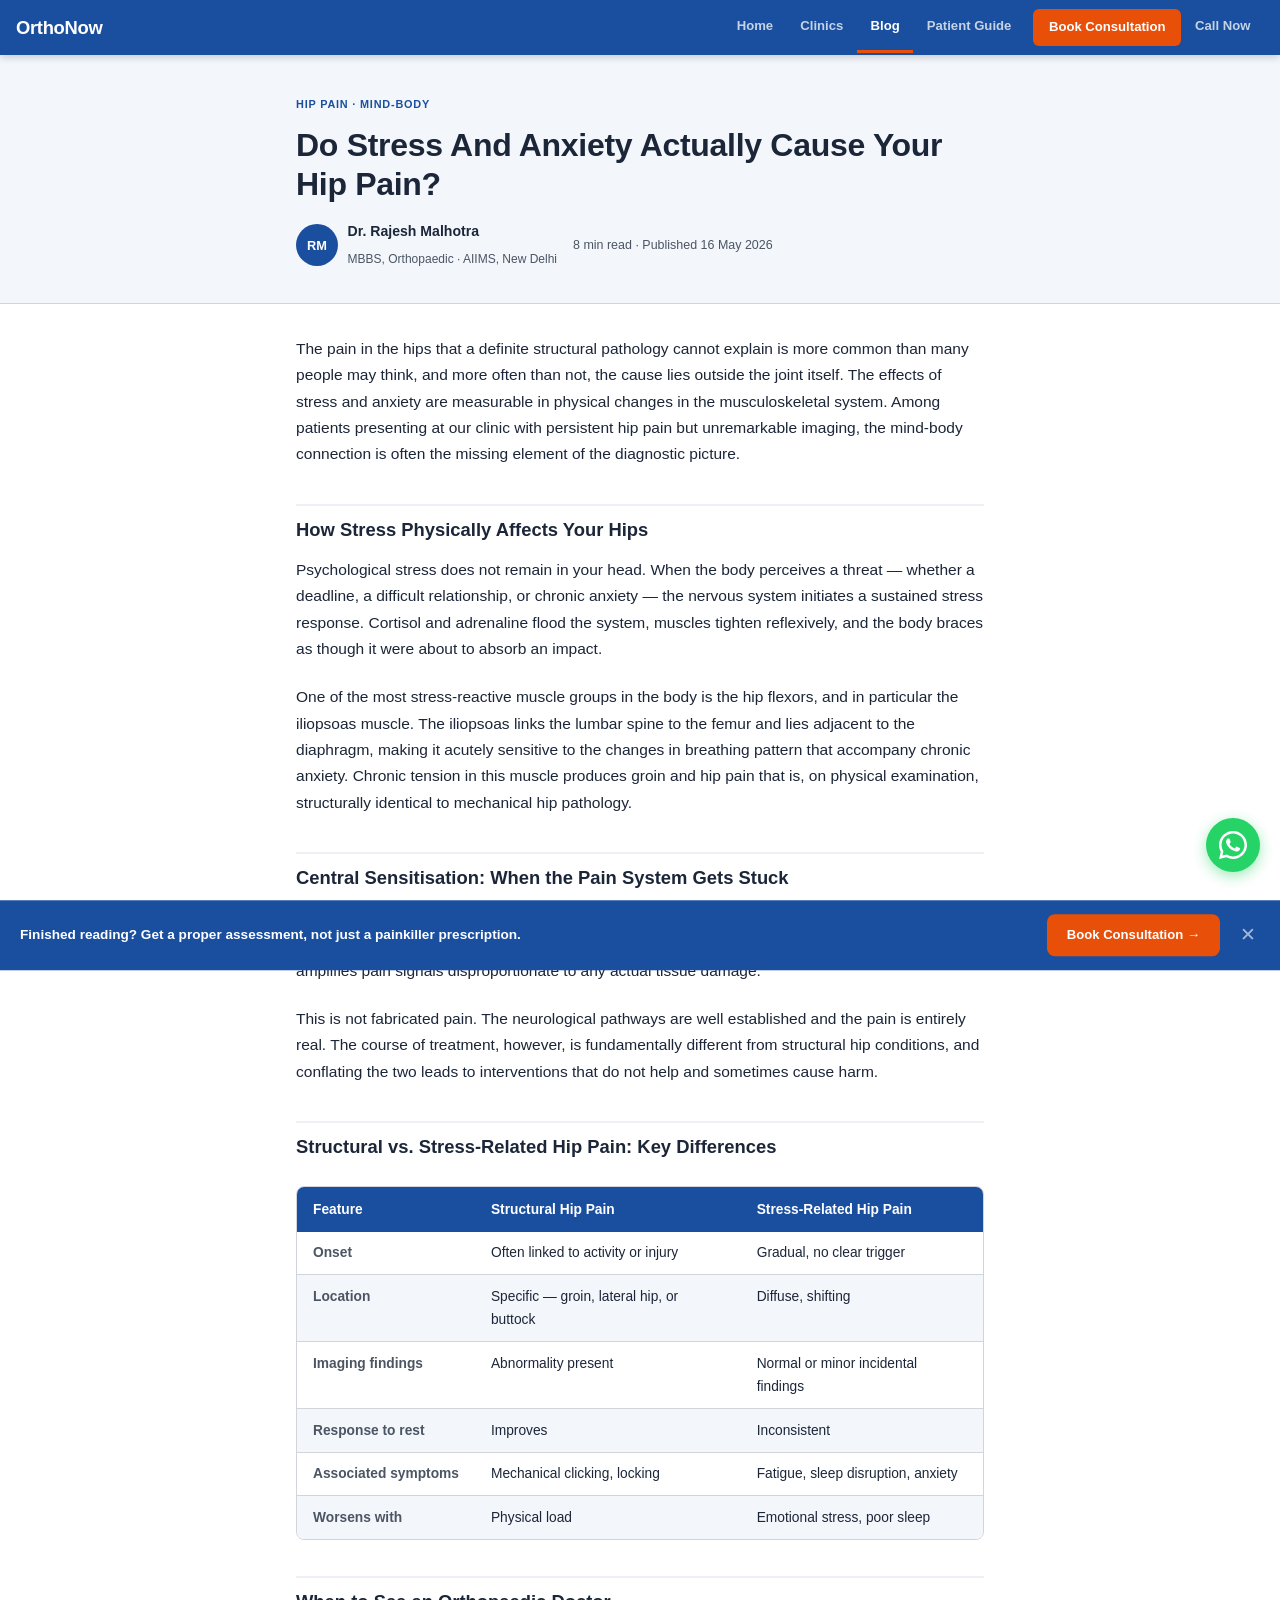
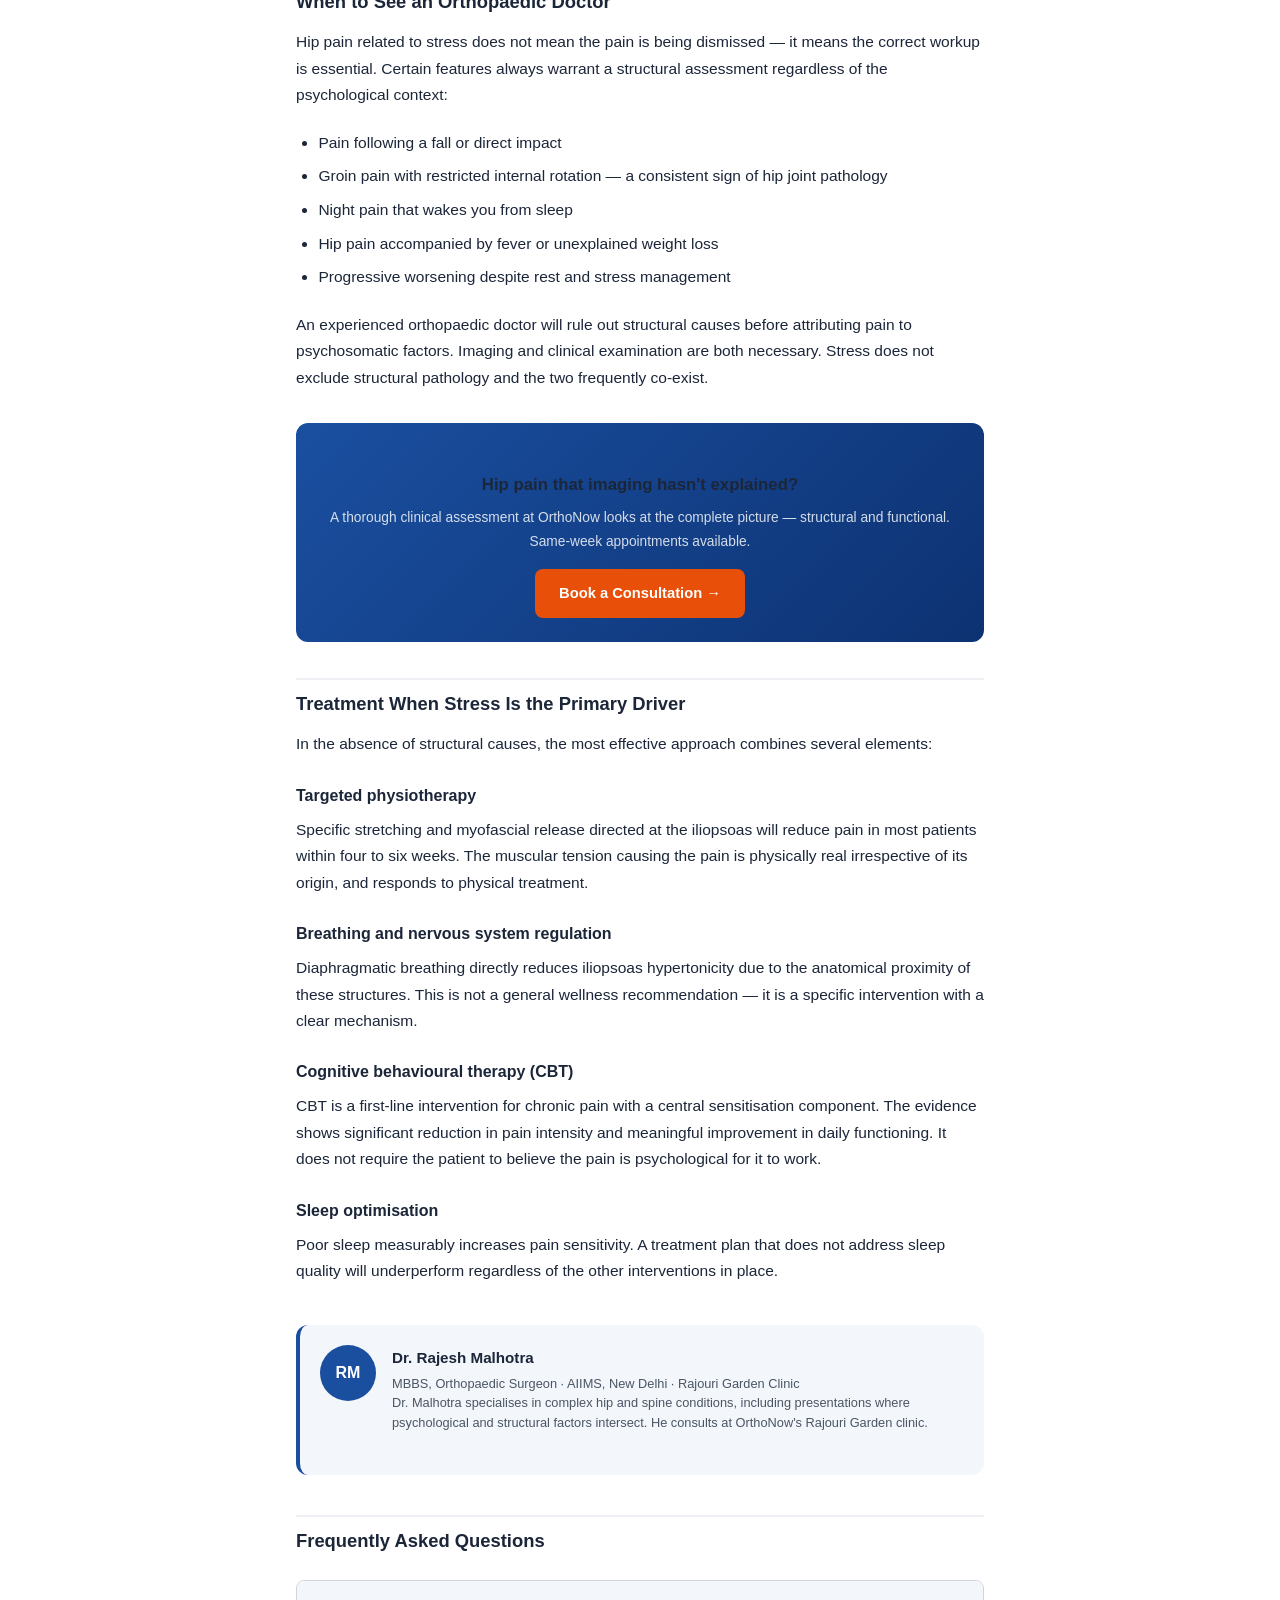
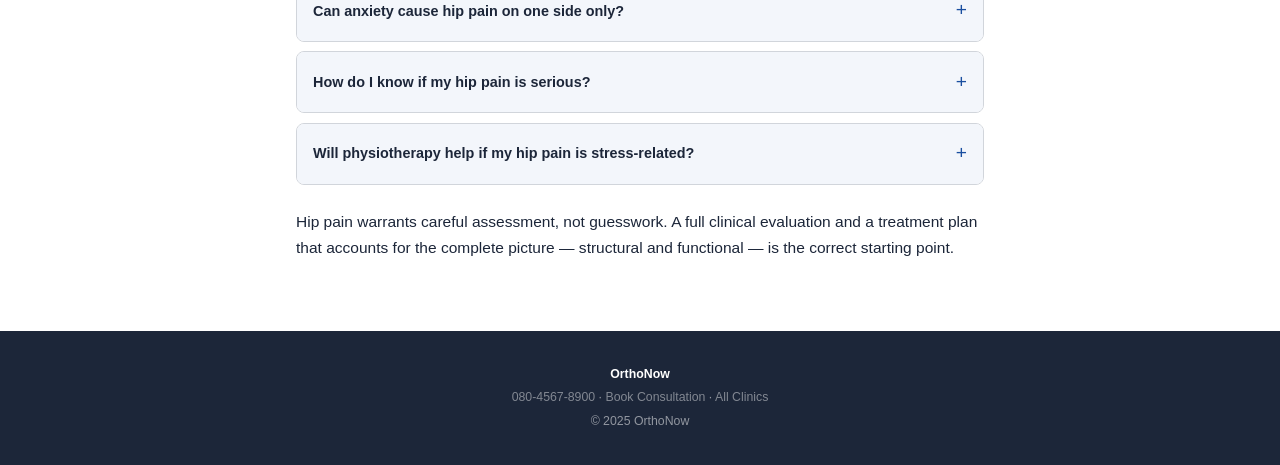
<file: blog/knee-pain-desk-job.html>
﻿<!DOCTYPE html>
<html lang="en">
<head>
  <meta charset="UTF-8" />
  <meta name="viewport" content="width=device-width, initial-scale=1.0" />
  <title>Do Stress And Anxiety Actually Cause Your Hip Pain? | OrthoNow Blog</title>
  <meta name="description" content="Persistent hip pain with normal imaging? Dr. Rajesh Malhotra explains the measurable physical link between psychological stress and hip pain — and how to treat it." />
  <link rel="canonical" href="https://orthonow.in/blog/stress-anxiety-hip-pain" />
  <link rel="icon" type="image/svg+xml" href="data:image/svg+xml,<svg xmlns='http://www.w3.org/2000/svg' viewBox='0 0 32 32'><rect width='32' height='32' rx='6' fill='%231a4fa0'/><text y='22' x='6' font-size='20' fill='white'>+</text></svg>" />

  <script type="application/ld+json">
  {
    "@context": "https://schema.org",
    "@type": "BlogPosting",
    "headline": "Do Stress And Anxiety Actually Cause Your Hip Pain?",
    "author": {
      "@type": "Person",
      "name": "Dr. Rajesh Malhotra",
      "description": "MBBS, Orthopedic, AIIMS New Delhi"
    },
    "publisher": { "@type": "Organization", "name": "OrthoNow" },
    "datePublished": "2026-05-16",
    "description": "The pain in the hips that structural pathology cannot explain is more common than many people think. Dr. Rajesh Malhotra explains the mind-body connection in hip pain."
  }
  </script>

  <script>window.dataLayer = window.dataLayer || [];</script>

  <style>
    :root {
      --blue: #1a4fa0; --blue-dk: #133b7a; --orange: #e8500a; --orange-dk: #c44008;
      --text: #1c2639; --muted: #4b5563; --border: #d1d5db;
      --bg: #fff; --bg-soft: #f3f6fb;
      --font: -apple-system, BlinkMacSystemFont, 'Segoe UI', Roboto, Helvetica, Arial, sans-serif;
      --r: 8px;
    }
    *, *::before, *::after { box-sizing: border-box; margin: 0; padding: 0; }
    html { font-size: 100%; -webkit-text-size-adjust: 100%; scroll-behavior: smooth; }
    body { font-family: var(--font); font-size: 1rem; line-height: 1.7; color: var(--text); background: var(--bg); overflow-x: hidden; }
    a    { color: var(--blue); text-decoration: none; }
    :focus-visible { outline: 3px solid var(--blue); outline-offset: 2px; border-radius: 4px; }
    .wrap { width: 100%; max-width: 720px; margin-inline: auto; padding-inline: 1rem; }

    /* ---- NAV ---- */
    .site-nav {
      background: #1a4fa0;
      padding: 0 1rem;
      display: flex;
      align-items: center;
      justify-content: space-between;
      position: sticky;
      top: 0;
      z-index: 200;
      box-shadow: 0 2px 8px rgba(0,0,0,.2);
    }
    .site-nav__logo {
      font-size: 1.1rem;
      font-weight: 800;
      color: #fff;
      letter-spacing: -.3px;
      padding: .75rem 0;
      text-decoration: none;
      flex-shrink: 0;
    }
    /* Hamburger button */
    .nav-toggle {
      display: none;
      flex-direction: column;
      justify-content: center;
      gap: 5px;
      width: 36px;
      height: 36px;
      background: none;
      border: none;
      cursor: pointer;
      padding: .25rem;
      flex-shrink: 0;
    }
    .nav-toggle span {
      display: block;
      width: 22px;
      height: 2px;
      background: #fff;
      border-radius: 2px;
      transition: transform .25s, opacity .2s;
    }
    .nav-toggle[aria-expanded="true"] span:nth-child(1) { transform: translateY(7px) rotate(45deg); }
    .nav-toggle[aria-expanded="true"] span:nth-child(2) { opacity: 0; }
    .nav-toggle[aria-expanded="true"] span:nth-child(3) { transform: translateY(-7px) rotate(-45deg); }
    /* Links row */
    .site-nav__links {
      display: flex;
      align-items: stretch;
    }
    .site-nav__links a {
      display: flex;
      align-items: center;
      padding: .75rem .8rem;
      font-size: .8rem;
      font-weight: 600;
      color: rgba(255,255,255,.78);
      text-decoration: none;
      border-bottom: 3px solid transparent;
      white-space: nowrap;
      transition: color .15s, border-color .15s;
    }
    .site-nav__links a:hover { color: #fff; border-bottom-color: rgba(255,255,255,.4); }
    .site-nav__links a.nav-active { color: #fff; border-bottom-color: #e8500a; }
    .site-nav__links .nav-book {
      background: #e8500a;
      color: #fff;
      border-radius: 6px;
      border-bottom: none;
      margin: .45rem 0 .45rem .4rem;
      padding: .4rem .9rem;
      font-weight: 700;
      align-self: center;
    }
    .site-nav__links .nav-book:hover { background: #c44008; border-bottom: none; color: #fff; }
    .site-nav__links .nav-book.nav-active { background: #c44008; }
    /* Mobile & tablet: hamburger */
    @media (max-width: 768px) {
      .nav-toggle { display: flex; }
      .site-nav__links {
        display: none;
        flex-direction: column;
        align-items: stretch;
        position: absolute;
        top: 100%;
        left: 0;
        right: 0;
        background: #1a4fa0;
        box-shadow: 0 8px 20px rgba(0,0,0,.25);
        z-index: 199;
        padding: .25rem 0 .75rem;
      }
      .site-nav__links.is-open { display: flex; }
      .site-nav__links a {
        padding: .85rem 1.25rem;
        font-size: .95rem;
        border-bottom: 1px solid rgba(255,255,255,.1);
        border-right: none;
      }
      .site-nav__links a.nav-active {
        background: rgba(255,255,255,.08);
        border-bottom: 1px solid rgba(255,255,255,.1);
      }
      .site-nav__links .nav-book {
        margin: .6rem 1.25rem .25rem;
        justify-content: center;
        border-radius: 6px;
        font-size: .95rem;
        outline: none;
      }
    }
    /* scroll progress bar */
    .read-progress { position: fixed; top: 0; left: 0; height: 3px; background: var(--orange); width: 0%; z-index: 300; transition: width .1s linear; }

    /* article header */
    .article-header { padding: 2.5rem 1rem 2rem; background: var(--bg-soft); border-bottom: 1px solid var(--border); }
    .article-tag  { font-size: .68rem; font-weight: 700; text-transform: uppercase; letter-spacing: .8px; color: var(--blue); margin-bottom: .75rem; display: block; }
    .article-title { font-size: 1.6rem; font-weight: 800; line-height: 1.22; margin-bottom: 1rem; letter-spacing: -.3px; }
    .article-meta  { display: flex; align-items: center; gap: 1rem; flex-wrap: wrap; }
    .author-chip   { display: flex; align-items: center; gap: .6rem; }
    .author-avatar { width: 42px; height: 42px; background: var(--blue); border-radius: 50%; display: flex; align-items: center; justify-content: center; font-size: .8rem; font-weight: 800; color: #fff; flex-shrink: 0; }
    .author-info strong { font-size: .88rem; display: block; color: var(--text); }
    .author-info span   { font-size: .75rem; color: var(--muted); }
    .read-time { font-size: .78rem; color: var(--muted); }

    /* article body */
    .article-body { padding: 2rem 1rem 3rem; }
    .article-body p       { margin-bottom: 1.35rem; font-size: .97rem; }
    .article-body h2      { font-size: 1.15rem; font-weight: 700; margin: 2.25rem 0 .75rem; padding-top: .5rem; border-top: 2px solid #eef0f5; color: var(--text); }
    .article-body h3      { font-size: 1rem; font-weight: 700; margin: 1.5rem 0 .5rem; color: var(--text); }
    .article-body ul      { margin-bottom: 1.35rem; padding-left: 1.4rem; }
    .article-body ul li   { font-size: .97rem; margin-bottom: .45rem; }
    .article-body strong  { font-weight: 700; }

    /* comparison table */
    .compare-table-wrap { overflow-x: auto; margin: 1.5rem 0 2rem; border-radius: var(--r); border: 1px solid var(--border); }
    .compare-table { width: 100%; border-collapse: collapse; font-size: .86rem; }
    .compare-table th { background: var(--blue); color: #fff; font-weight: 700; padding: .65rem 1rem; text-align: left; }
    .compare-table td { padding: .6rem 1rem; border-bottom: 1px solid var(--border); vertical-align: top; }
    .compare-table tr:last-child td { border-bottom: none; }
    .compare-table tr:nth-child(even) td { background: var(--bg-soft); }
    .compare-table td:first-child { font-weight: 600; color: var(--muted); white-space: nowrap; }

    /* FAQ */
    .faq-block { margin: 1.5rem 0; }
    .faq-item { border: 1px solid var(--border); border-radius: var(--r); margin-bottom: .6rem; overflow: hidden; }
    .faq-q { background: var(--bg-soft); padding: .85rem 1rem; font-size: .9rem; font-weight: 700; cursor: pointer; display: flex; justify-content: space-between; align-items: center; gap: .5rem; }
    .faq-q::after { content: '+'; font-size: 1.2rem; font-weight: 400; color: var(--blue); flex-shrink: 0; }
    .faq-item.open .faq-q::after { content: '\2212'; }
    .faq-a { display: none; padding: .85rem 1rem; font-size: .88rem; color: var(--muted); line-height: 1.65; border-top: 1px solid var(--border); }
    .faq-item.open .faq-a { display: block; }

    /* inline CTA */
    .inline-cta { background: linear-gradient(135deg, #1a4fa0, #0d3272); border-radius: 12px; padding: 1.5rem; text-align: center; color: #fff; margin: 2rem 0; }
    .inline-cta h3 { font-size: 1.05rem; font-weight: 700; margin-bottom: .4rem; }
    .inline-cta p  { font-size: .86rem; color: rgba(255,255,255,.82); margin-bottom: 1rem; }
    .inline-cta a  { display: inline-flex; align-items: center; padding: .75rem 1.5rem; background: var(--orange); color: #fff; font-size: .92rem; font-weight: 700; border-radius: var(--r); text-decoration: none; transition: background .15s; }
    .inline-cta a:hover { background: var(--orange-dk); color: #fff; }

    /* author card */
    .author-card { background: var(--bg-soft); border-radius: 12px; padding: 1.25rem; margin: 2.5rem 0; display: flex; gap: 1rem; align-items: flex-start; border-left: 4px solid var(--blue); }
    .author-card__avatar { width: 56px; height: 56px; background: var(--blue); border-radius: 50%; display: flex; align-items: center; justify-content: center; font-size: 1rem; font-weight: 800; color: #fff; flex-shrink: 0; }
    .author-card__info h4 { font-size: .95rem; font-weight: 700; margin-bottom: .2rem; }
    .author-card__info p  { font-size: .8rem; color: var(--muted); line-height: 1.55; }

    /* bottom bar at 90% scroll */
    .read-bar { position: fixed; bottom: 0; left: 0; right: 0; background: var(--blue); color: #fff; padding: .9rem 1.25rem; display: flex; align-items: center; justify-content: space-between; gap: 1rem; z-index: 100; transform: translateY(100%); transition: transform .3s ease; }
    .read-bar.show { transform: translateY(0); }
    .read-bar p  { font-size: .85rem; font-weight: 600; flex: 1; }
    .read-bar a  { flex-shrink: 0; padding: .6rem 1.25rem; background: var(--orange); color: #fff; font-size: .82rem; font-weight: 700; border-radius: var(--r); text-decoration: none; white-space: nowrap; }
    .read-bar a:hover { background: var(--orange-dk); }
    .read-bar__close { background: none; border: none; color: rgba(255,255,255,.6); font-size: 1.2rem; cursor: pointer; padding: .25rem; line-height: 1; }

    .site-footer { background: var(--text); color: rgba(255,255,255,.52); padding: 2rem 1rem 5rem; text-align: center; font-size: .77rem; line-height: 1.9; }
    .site-footer a { color: rgba(255,255,255,.45); }

    @media (min-width: 640px) {
      .article-title { font-size: 2rem; }
      .site-footer   { padding-bottom: 2rem; }
    }
    /* WhatsApp float button */
    .wa-float {
      position: fixed; bottom: 1.75rem; right: 1.25rem;
      width: 54px; height: 54px; background: #25d366; border-radius: 50%;
      display: flex; align-items: center; justify-content: center;
      box-shadow: 0 4px 14px rgba(37,211,102,.45);
      z-index: 150; text-decoration: none;
      transition: transform .15s, box-shadow .15s;
    }
    .wa-float:hover { transform: scale(1.1); box-shadow: 0 6px 20px rgba(37,211,102,.55); }
    .wa-float svg { width: 28px; height: 28px; fill: #fff; }
    .sr-only { position: absolute; width: 1px; height: 1px; padding: 0; margin: -1px; overflow: hidden; clip: rect(0,0,0,0); white-space: nowrap; border: 0; }  } }
      /* ── Navigation ─────────────────────────────────────────────── */
    .site-nav { background:#1a4fa0; padding:0 1.25rem; display:flex; align-items:center; justify-content:space-between; position:sticky; top:0; z-index:200; box-shadow:0 2px 8px rgba(0,0,0,.18); min-height:46px; }
    .site-nav__logo { font-size:1.15rem; font-weight:800; color:#fff; letter-spacing:-.3px; padding:.75rem 0; flex-shrink:0; text-decoration:none; }
    .site-nav__links { display:flex; align-items:stretch; }
    .site-nav__links a { display:flex; align-items:center; padding:.75rem .85rem; font-size:.82rem; font-weight:600; color:rgba(255,255,255,.75); text-decoration:none; border-bottom:3px solid transparent; transition:color .15s,border-color .15s; white-space:nowrap; }
    .site-nav__links a:hover { color:#fff; border-bottom-color:rgba(255,255,255,.4); }
    .site-nav__links a.nav-active { color:#fff; border-bottom-color:#e8500a; }
    .site-nav__links .nav-book { background:#e8500a; color:#fff !important; border-radius:6px; margin:.45rem 0 .45rem .5rem; padding:.45rem 1rem; border-bottom:none !important; font-weight:700; align-self:center; }
    .site-nav__links .nav-book:hover { background:#c44008; }
    .site-nav__links .nav-book.nav-active { background:#c44008; }
    .nav-ham { display:none; background:transparent !important; -webkit-appearance:none; appearance:none; border:none; outline:none; cursor:pointer; padding:8px 6px; margin-left:auto; flex-shrink:0; box-shadow:none; }
    .nav-ham span { display:block; width:24px; height:3px; background:#fff; border-radius:2px; margin-bottom:6px; transition:transform .25s,opacity .2s; }
    .nav-ham span:last-child { margin-bottom:0; }
    .nav-ham.is-open span:nth-child(1) { transform:translateY(9px) rotate(45deg); }
    .nav-ham.is-open span:nth-child(2) { opacity:0; }
    .nav-ham.is-open span:nth-child(3) { transform:translateY(-9px) rotate(-45deg); }
    .nav-panel { display:none; position:fixed; top:46px; left:0; right:0; background:#1a4fa0; z-index:199; box-shadow:0 6px 20px rgba(0,0,0,.3); flex-direction:column; }
    .nav-panel.is-open { display:flex; }
    .nav-panel a { padding:.9rem 1.5rem; font-size:.95rem; font-weight:600; color:rgba(255,255,255,.85); text-decoration:none; border-bottom:1px solid rgba(255,255,255,.1); }
    .nav-panel a:hover { background:rgba(255,255,255,.08); color:#fff; }
    .nav-panel a.nav-active { color:#fff; border-left:3px solid #e8500a; padding-left:calc(1.5rem - 3px); }
    .nav-panel__book { background:#e8500a !important; color:#fff !important; margin:.75rem 1.25rem !important; border-radius:8px; text-align:center; border:none !important; }
    .nav-panel__book:hover { background:#c44008 !important; }
    @media (max-width:900px) { .site-nav__links { display:none !important; } .nav-ham { display:flex !important; flex-direction:column; align-items:center; justify-content:center; } }
    @media (min-width:901px) { .nav-ham { display:none !important; width:0; overflow:hidden; } .nav-panel { display:none !important; } }
    /* ── End Navigation ──────────────────────────────────────────────────── */
  </style>
</head>
<body>
  <nav class="site-nav" role="navigation" aria-label="Main navigation">
    <a class="site-nav__logo" href="../index.html">OrthoNow</a>
    <div class="site-nav__links">
      <a href="../index.html">Home</a>
      <a href="../index.html#clinics">Clinics</a>
      <a href="../index.html#blog" class="nav-active">Blog</a>
      <a href="../guide.html">Patient Guide</a>
      <a href="../book.html" class="nav-book">Book Consultation</a>
      <a href="tel:+918045678900" class="nav-call" data-location="nav">Call Now</a>
    </div>
    <button class="nav-ham" id="nav-ham" aria-label="Open menu" aria-expanded="false" aria-controls="nav-panel"><span></span><span></span><span></span></button>
  </nav>
  <div id="nav-panel" class="nav-panel" aria-hidden="true">
    <a href="../index.html">Home</a>
    <a href="../index.html#clinics">Clinics</a>
    <a href="../index.html#blog" class="nav-active">Blog</a>
    <a href="../guide.html">Patient Guide</a>
    <a href="../book.html" class="nav-panel__book">Book Consultation</a>
    <a href="tel:+918045678900">Call Now</a>
  </div>

  

  <header class="article-header" role="banner">
    <div class="wrap">
      <span class="article-tag">Hip Pain &middot; Mind-Body</span>
      <h1 class="article-title">Do Stress And Anxiety Actually Cause Your Hip Pain?</h1>
      <div class="article-meta">
        <div class="author-chip">
          <div class="author-avatar" aria-hidden="true">RM</div>
          <div class="author-info">
            <strong>Dr. Rajesh Malhotra</strong>
            <span>MBBS, Orthopaedic &middot; AIIMS, New Delhi</span>
          </div>
        </div>
        <span class="read-time">8 min read &middot; Published 16 May 2026</span>
      </div>
    </div>
  </header>

  <main>
    <article class="article-body" id="article">
      <div class="wrap">

        <p>The pain in the hips that a definite structural pathology cannot explain is more common than many people may think, and more often than not, the cause lies outside the joint itself. The effects of stress and anxiety are measurable in physical changes in the musculoskeletal system. Among patients presenting at our clinic with persistent hip pain but unremarkable imaging, the mind-body connection is often the missing element of the diagnostic picture.</p>

        <h2>How Stress Physically Affects Your Hips</h2>

        <p>Psychological stress does not remain in your head. When the body perceives a threat &mdash; whether a deadline, a difficult relationship, or chronic anxiety &mdash; the nervous system initiates a sustained stress response. Cortisol and adrenaline flood the system, muscles tighten reflexively, and the body braces as though it were about to absorb an impact.</p>

        <p>One of the most stress-reactive muscle groups in the body is the hip flexors, and in particular the iliopsoas muscle. The iliopsoas links the lumbar spine to the femur and lies adjacent to the diaphragm, making it acutely sensitive to the changes in breathing pattern that accompany chronic anxiety. Chronic tension in this muscle produces groin and hip pain that is, on physical examination, structurally identical to mechanical hip pathology.</p>

        <h2>Central Sensitisation: When the Pain System Gets Stuck</h2>

        <p>Beyond muscular tension, chronic psychological stress contributes to a phenomenon known as central sensitisation &mdash; a state in which the central nervous system becomes hypersensitised and amplifies pain signals disproportionate to any actual tissue damage.</p>

        <p>This is not fabricated pain. The neurological pathways are well established and the pain is entirely real. The course of treatment, however, is fundamentally different from structural hip conditions, and conflating the two leads to interventions that do not help and sometimes cause harm.</p>

        <h2>Structural vs. Stress-Related Hip Pain: Key Differences</h2>

        <div class="compare-table-wrap">
          <table class="compare-table" aria-label="Comparison of structural and stress-related hip pain">
            <thead>
              <tr>
                <th>Feature</th>
                <th>Structural Hip Pain</th>
                <th>Stress-Related Hip Pain</th>
              </tr>
            </thead>
            <tbody>
              <tr><td>Onset</td><td>Often linked to activity or injury</td><td>Gradual, no clear trigger</td></tr>
              <tr><td>Location</td><td>Specific &mdash; groin, lateral hip, or buttock</td><td>Diffuse, shifting</td></tr>
              <tr><td>Imaging findings</td><td>Abnormality present</td><td>Normal or minor incidental findings</td></tr>
              <tr><td>Response to rest</td><td>Improves</td><td>Inconsistent</td></tr>
              <tr><td>Associated symptoms</td><td>Mechanical clicking, locking</td><td>Fatigue, sleep disruption, anxiety</td></tr>
              <tr><td>Worsens with</td><td>Physical load</td><td>Emotional stress, poor sleep</td></tr>
            </tbody>
          </table>
        </div>

        <h2>When to See an Orthopaedic Doctor</h2>

        <p>Hip pain related to stress does not mean the pain is being dismissed &mdash; it means the correct workup is essential. Certain features always warrant a structural assessment regardless of the psychological context:</p>

        <ul>
          <li>Pain following a fall or direct impact</li>
          <li>Groin pain with restricted internal rotation &mdash; a consistent sign of hip joint pathology</li>
          <li>Night pain that wakes you from sleep</li>
          <li>Hip pain accompanied by fever or unexplained weight loss</li>
          <li>Progressive worsening despite rest and stress management</li>
        </ul>

        <p>An experienced orthopaedic doctor will rule out structural causes before attributing pain to psychosomatic factors. Imaging and clinical examination are both necessary. Stress does not exclude structural pathology and the two frequently co-exist.</p>

        <div class="inline-cta">
          <h3>Hip pain that imaging hasn't explained?</h3>
          <p>A thorough clinical assessment at OrthoNow looks at the complete picture &mdash; structural and functional. Same-week appointments available.</p>
          <a href="../book.html">Book a Consultation &rarr;</a>
        </div>

        <h2>Treatment When Stress Is the Primary Driver</h2>

        <p>In the absence of structural causes, the most effective approach combines several elements:</p>

        <h3>Targeted physiotherapy</h3>
        <p>Specific stretching and myofascial release directed at the iliopsoas will reduce pain in most patients within four to six weeks. The muscular tension causing the pain is physically real irrespective of its origin, and responds to physical treatment.</p>

        <h3>Breathing and nervous system regulation</h3>
        <p>Diaphragmatic breathing directly reduces iliopsoas hypertonicity due to the anatomical proximity of these structures. This is not a general wellness recommendation &mdash; it is a specific intervention with a clear mechanism.</p>

        <h3>Cognitive behavioural therapy (CBT)</h3>
        <p>CBT is a first-line intervention for chronic pain with a central sensitisation component. The evidence shows significant reduction in pain intensity and meaningful improvement in daily functioning. It does not require the patient to believe the pain is psychological for it to work.</p>

        <h3>Sleep optimisation</h3>
        <p>Poor sleep measurably increases pain sensitivity. A treatment plan that does not address sleep quality will underperform regardless of the other interventions in place.</p>

        <div class="author-card" aria-label="About the author">
          <div class="author-card__avatar" aria-hidden="true">RM</div>
          <div class="author-card__info">
            <h4>Dr. Rajesh Malhotra</h4>
            <p>MBBS, Orthopaedic Surgeon &middot; AIIMS, New Delhi &middot; Rajouri Garden Clinic<br>
            Dr. Malhotra specialises in complex hip and spine conditions, including presentations where psychological and structural factors intersect. He consults at OrthoNow's Rajouri Garden clinic.</p>
          </div>
        </div>

        <h2>Frequently Asked Questions</h2>

        <div class="faq-block" role="list">

          <div class="faq-item" role="listitem">
            <div class="faq-q" role="button" tabindex="0" aria-expanded="false">Can anxiety cause hip pain on one side only?</div>
            <div class="faq-a">Yes, unilateral hip pain is typical in stress-related presentations. It often reflects habitual postural asymmetry or dominant-side muscle guarding that develops under chronic stress.</div>
          </div>

          <div class="faq-item" role="listitem">
            <div class="faq-q" role="button" tabindex="0" aria-expanded="false">How do I know if my hip pain is serious?</div>
            <div class="faq-a">Clinical assessment is necessary for any hip pain accompanied by restricted range of motion, palpable tenderness in the groin, or pain following trauma. Do not self-diagnose stress-related causes without first ruling out structural pathology.</div>
          </div>

          <div class="faq-item" role="listitem">
            <div class="faq-q" role="button" tabindex="0" aria-expanded="false">Will physiotherapy help if my hip pain is stress-related?</div>
            <div class="faq-a">Yes. Physiotherapy directed at the iliopsoas and surrounding hip flexor complex produces significant relief even when pain has a psychological basis, because the muscular tension generating the pain is physically real regardless of how it originated.</div>
          </div>

        </div>

        <p>Hip pain warrants careful assessment, not guesswork. A full clinical evaluation and a treatment plan that accounts for the complete picture &mdash; structural and functional &mdash; is the correct starting point.</p>

      </div>
    </article>
  </main>

  <div class="read-bar" id="read-bar" role="complementary" aria-label="Booking prompt">
    <p>Finished reading? Get a proper assessment, not just a painkiller prescription.</p>
    <a href="../book.html">Book Consultation &rarr;</a>
    <button class="read-bar__close" id="bar-close" aria-label="Close">&#x2715;</button>
  </div>

  <footer class="site-footer" role="contentinfo">
    <div class="wrap">
      <p style="color:#fff;font-weight:800">OrthoNow</p>
      <p><a href="tel:+918045678900">080-4567-8900</a> &middot; <a href="../book.html">Book Consultation</a> &middot; <a href="../index.html">All Clinics</a></p>
      <p>&copy; 2025 OrthoNow</p>
    </div>
  </footer>

  <script>
    'use strict';

    window.dataLayer = window.dataLayer || [];

    var article     = document.getElementById('article');
    var progressBar = document.getElementById('read-progress');
    var readBar     = document.getElementById('read-bar');
    var fired       = {};

    function getScrollPct() {
      var top      = article.getBoundingClientRect().top + window.scrollY;
      var bottom   = top + article.offsetHeight;
      var scrolled = window.scrollY + window.innerHeight;
      var pct = ((scrolled - top) / (bottom - top)) * 100;
      return Math.min(Math.max(Math.round(pct), 0), 100);
    }

    var timer = null;
    window.addEventListener('scroll', function () {
      if (timer) return;
      timer = setTimeout(function () {
        var pct = getScrollPct();
        progressBar.style.width = pct + '%';

        [25, 50, 75, 90].forEach(function (t) {
          if (pct >= t && !fired[t]) {
            fired[t] = true;

            window.dataLayer.push({
              event:            'scroll_depth',
              scroll_threshold: t,
              page_path:        window.location.pathname,
              page_title:       document.title
            });

            if (t === 90) {
              window.dataLayer.push({
                event:            'blog_read_complete',
                article_title:    'Do Stress And Anxiety Actually Cause Your Hip Pain?',
                article_category: 'Hip Pain',
                page_path:        window.location.pathname
              });
              readBar.classList.add('show');
            }
          }
        });

        timer = null;
      }, 150);
    }, { passive: true });

    document.getElementById('bar-close').addEventListener('click', function () {
      readBar.classList.remove('show');
    });

    // FAQ accordion
    document.querySelectorAll('.faq-q').forEach(function (q) {
      q.addEventListener('click', function () {
        var item = q.parentElement;
        var isOpen = item.classList.contains('open');
        document.querySelectorAll('.faq-item.open').forEach(function (el) {
          el.classList.remove('open');
          el.querySelector('.faq-q').setAttribute('aria-expanded', 'false');
        });
        if (!isOpen) {
          item.classList.add('open');
          q.setAttribute('aria-expanded', 'true');
        }
      });
      q.addEventListener('keydown', function (e) {
        if (e.key === 'Enter' || e.key === ' ') { e.preventDefault(); q.click(); }
      });
    });

    // Call click tracking
    document.addEventListener('click', function (e) {
      var callBtn = e.target.closest('a[href^="tel:"]');
      if (!callBtn) return;
      window.dataLayer.push({
        event:          'call_click',
        click_location: callBtn.dataset.location || 'blog',
        clinic_name:    'general',
        page_path:      window.location.pathname
      });
    });
  </script>

  <!-- WhatsApp float button — fires whatsapp_click GTM event on click -->
  <a href="https://wa.me/918045678900?text=Hi%2C%20I%27d%20like%20to%20book%20an%20orthopaedic%20consultation"
     class="wa-float"
     target="_blank"
     rel="noopener noreferrer"
     data-location="float_button"
     aria-label="Chat with OrthoNow on WhatsApp">
    <svg viewBox="0 0 24 24" xmlns="http://www.w3.org/2000/svg" aria-hidden="true">
      <path d="M17.472 14.382c-.297-.149-1.758-.867-2.03-.967-.273-.099-.471-.148-.67.15-.197.297-.767.966-.94 1.164-.173.199-.347.223-.644.075-.297-.15-1.255-.463-2.39-1.475-.883-.788-1.48-1.761-1.653-2.059-.173-.297-.018-.458.13-.606.134-.133.298-.347.446-.52.149-.174.198-.298.298-.497.099-.198.05-.371-.025-.52-.075-.149-.669-1.612-.916-2.207-.242-.579-.487-.5-.669-.51-.173-.008-.371-.01-.57-.01-.198 0-.52.074-.792.372-.272.297-1.04 1.016-1.04 2.479 0 1.462 1.065 2.875 1.213 3.074.149.198 2.096 3.2 5.077 4.487.709.306 1.262.489 1.694.625.712.227 1.36.195 1.871.118.571-.085 1.758-.719 2.006-1.413.248-.694.248-1.289.173-1.413-.074-.124-.272-.198-.57-.347z"/>
      <path d="M12 0C5.373 0 0 5.373 0 12c0 2.126.558 4.117 1.534 5.845L.073 23.927l6.222-1.433A11.942 11.942 0 0012 24c6.627 0 12-5.373 12-12S18.627 0 12 0zm0 21.818a9.797 9.797 0 01-5.003-1.374l-.36-.213-3.713.856.882-3.607-.234-.371A9.818 9.818 0 012.182 12C2.182 6.57 6.57 2.182 12 2.182S21.818 6.57 21.818 12 17.43 21.818 12 21.818z"/>
    </svg>
    <span class="sr-only">Chat on WhatsApp</span>
  </a>
  <script>
    (function () {
      var btn   = document.getElementById('nav-toggle');
      var links = document.getElementById('nav-links');
      if (!btn || !links) return;

      btn.addEventListener('click', function (e) {
        e.stopPropagation();
        var open = links.classList.contains('is-open');
        links.classList.toggle('is-open', !open);
        btn.setAttribute('aria-expanded', String(!open));
      });

      // Close when any nav link is tapped
      links.querySelectorAll('a').forEach(function (a) {
        a.addEventListener('click', function () {
          links.classList.remove('is-open');
          btn.setAttribute('aria-expanded', 'false');
        });
      });

      // Close on outside tap
      document.addEventListener('click', function (e) {
        if (!btn.contains(e.target) && !links.contains(e.target)) {
          links.classList.remove('is-open');
          btn.setAttribute('aria-expanded', 'false');
        }
      });
    })();
  </script>
  <script>
    (function(){
      var btn=document.getElementById("nav-ham");
      var panel=document.getElementById("nav-panel");
      if(!btn||!panel)return;
      btn.addEventListener("click",function(e){
        e.stopPropagation();
        var open=panel.classList.contains("is-open");
        panel.classList.toggle("is-open",!open);
        btn.classList.toggle("is-open",!open);
        btn.setAttribute("aria-expanded",String(!open));
        panel.setAttribute("aria-hidden",String(open));
      });
      panel.querySelectorAll("a").forEach(function(a){
        a.addEventListener("click",function(){
          panel.classList.remove("is-open"); btn.classList.remove("is-open");
          btn.setAttribute("aria-expanded","false"); panel.setAttribute("aria-hidden","true");
        });
      });
      document.addEventListener("click",function(e){
        if(!panel.contains(e.target)&&!btn.contains(e.target)){
          panel.classList.remove("is-open"); btn.classList.remove("is-open");
          btn.setAttribute("aria-expanded","false"); panel.setAttribute("aria-hidden","true");
        }
      });
    })();
  </script>
</body>
</html>
</file>
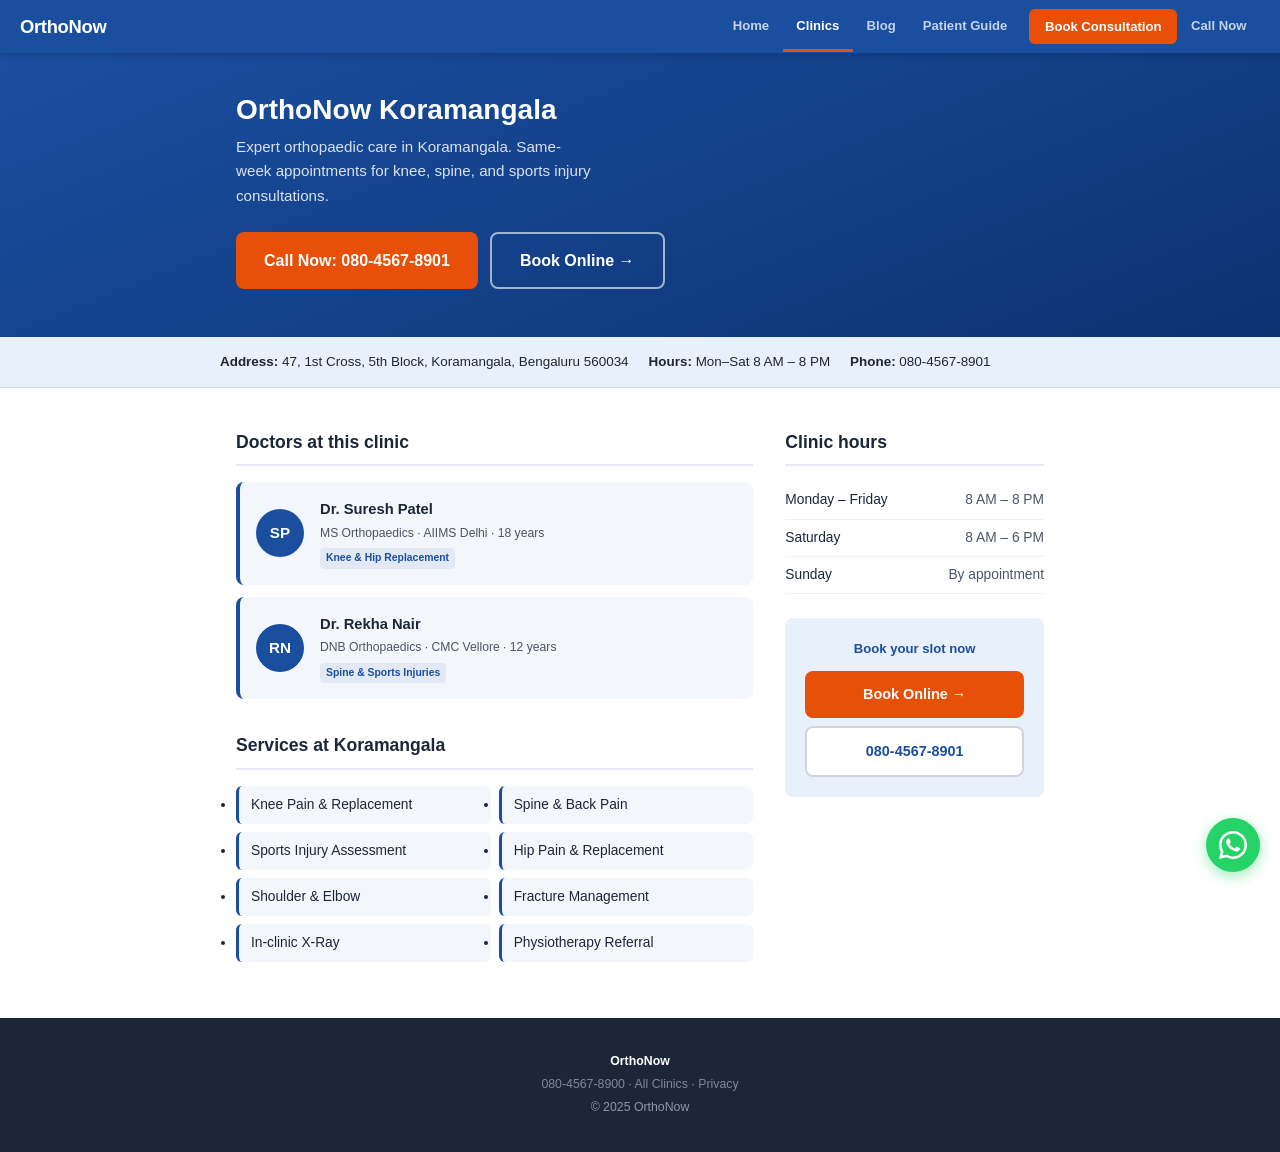
<file: clinic/koramangala.html>
﻿<!DOCTYPE html>
<html lang="en">
<head>
  <meta charset="UTF-8" />
  <meta name="viewport" content="width=device-width, initial-scale=1.0" />
  <title>OrthoNow Koramangala - Orthopaedic Clinic, Bengaluru</title>
  <meta name="description" content="OrthoNow Koramangala - orthopaedic consultations for knee, spine and sports injuries. Same-week appointments. Call or book online." />
  <link rel="canonical" href="https://orthonow.in/clinic/koramangala" />
  <link rel="icon" type="image/svg+xml" href="data:image/svg+xml,<svg xmlns='http://www.w3.org/2000/svg' viewBox='0 0 32 32'><rect width='32' height='32' rx='6' fill='%231a4fa0'/><text y='22' x='6' font-size='20' fill='white'>+</text></svg>" />

  <script type="application/ld+json">
  {
    "@context": "https://schema.org",
    "@type": "MedicalClinic",
    "name": "OrthoNow Koramangala",
    "url": "https://orthonow.in/clinic/koramangala",
    "telephone": "+91-80-4567-8901",
    "medicalSpecialty": "Orthopedic",
    "address": {
      "@type": "PostalAddress",
      "streetAddress": "47, 1st Cross, 5th Block",
      "addressLocality": "Koramangala",
      "addressRegion": "Karnataka",
      "postalCode": "560034",
      "addressCountry": "IN"
    },
    "openingHours": "Mo-Sa 08:00-20:00"
  }
  </script>

  <script>window.dataLayer = window.dataLayer || [];</script>

  <style>
    :root {
      --blue: #1a4fa0; --blue-dk: #133b7a; --orange: #e8500a; --orange-dk: #c44008;
      --text: #1c2639; --muted: #4b5563; --border: #d1d5db;
      --bg: #fff; --bg-soft: #f3f6fb;
      --font: -apple-system, BlinkMacSystemFont, 'Segoe UI', Roboto, Helvetica, Arial, sans-serif;
      --shadow: 0 4px 24px rgba(26,79,160,.12); --r: 8px;
    }
    *, *::before, *::after { box-sizing: border-box; margin: 0; padding: 0; }
    html { font-size: 100%; -webkit-text-size-adjust: 100%; scroll-behavior: smooth; }
    body { font-family: var(--font); font-size: 1rem; line-height: 1.6; color: var(--text); background: var(--bg); overflow-x: hidden; }
    a    { color: var(--blue); text-decoration: none; }
    :focus-visible { outline: 3px solid var(--blue); outline-offset: 2px; border-radius: 4px; }
    .wrap { width: 100%; max-width: 840px; margin-inline: auto; padding-inline: 1rem; }

    .site-nav { background: var(--blue); padding: 0 1.25rem; display: flex; align-items: center; justify-content: space-between; position: sticky; top: 0; z-index: 200; box-shadow: 0 2px 8px rgba(0,0,0,.18); }
    .site-nav__logo { font-size: 1.15rem; font-weight: 800; color: #fff; letter-spacing: -.3px; padding: .75rem 0; flex-shrink: 0; text-decoration: none; }
    .site-nav__links { display: flex; align-items: stretch; gap: 0; }
    .site-nav__links a { display: flex; align-items: center; padding: .75rem .85rem; font-size: .82rem; font-weight: 600; color: rgba(255,255,255,.75); text-decoration: none; border-bottom: 3px solid transparent; transition: color .15s, border-color .15s; white-space: nowrap; }
    .site-nav__links a:hover { color: #fff; border-bottom-color: rgba(255,255,255,.4); }
    .site-nav__links a.nav-active { color: #fff; border-bottom-color: #e8500a; }
    .site-nav__links .nav-book { background: var(--orange); color: #fff; border-radius: var(--r); margin: .5rem 0 .5rem .5rem; padding: .45rem 1rem; border-bottom: none; font-weight: 700; align-self: center; }
    .site-nav__links .nav-book:hover { background: var(--orange-dk); border-bottom: none; color: #fff; }

    .clinic-hero { background: linear-gradient(158deg, #1a4fa0 0%, #0d3272 100%); padding: 2.5rem 1rem 3rem; color: #fff; }
    .clinic-hero h1 { font-size: 1.75rem; font-weight: 800; line-height: 1.2; margin-bottom: .5rem; }
    .clinic-hero p  { font-size: .95rem; color: rgba(255,255,255,.84); margin-bottom: 1.5rem; max-width: 42ch; }
    .clinic-ctas { display: flex; gap: .75rem; flex-wrap: wrap; }
    .btn-call-hero {
      display: inline-flex; align-items: center;
      padding: .85rem 1.75rem; background: var(--orange); color: #fff;
      font-size: 1rem; font-weight: 700; font-family: var(--font);
      border-radius: var(--r); text-decoration: none; transition: background .15s; min-height: 52px;
    }
    .btn-call-hero:hover { background: var(--orange-dk); color: #fff; }
    .btn-book-hero {
      display: inline-flex; align-items: center;
      padding: .85rem 1.75rem; background: transparent; color: #fff;
      font-size: 1rem; font-weight: 700; font-family: var(--font);
      border: 2px solid rgba(255,255,255,.6); border-radius: var(--r);
      text-decoration: none; min-height: 52px;
    }
    .btn-book-hero:hover { border-color: #fff; }

    .info-strip { background: #e8f0fb; border-bottom: 1px solid #c8d9f0; padding: .9rem 1rem; }
    .info-strip__inner { max-width: 840px; margin-inline: auto; display: flex; flex-wrap: wrap; gap: 1.25rem; }
    .info-item { font-size: .84rem; color: var(--text); }
    .info-item strong { font-weight: 600; }

    .clinic-content { padding: 2.5rem 1rem; }
    .content-grid { display: grid; grid-template-columns: 1fr; gap: 2rem; }
    .section-h2 { font-size: 1.1rem; font-weight: 700; color: var(--text); margin-bottom: 1rem; padding-bottom: .5rem; border-bottom: 2px solid #e5eaf2; }

    .doc-card {
      display: flex; align-items: center; gap: 1rem;
      background: var(--bg-soft); border-radius: var(--r); padding: 1rem;
      border-left: 4px solid var(--blue); margin-bottom: .75rem;
    }
    .doc-avatar {
      flex-shrink: 0; width: 48px; height: 48px; background: var(--blue);
      border-radius: 50%; display: flex; align-items: center; justify-content: center;
      font-size: .95rem; font-weight: 800; color: #fff;
    }
    .doc-info h3 { font-size: .92rem; font-weight: 700; }
    .doc-info p  { font-size: .76rem; color: var(--muted); margin-top: 2px; }
    .doc-badge   { display: inline-block; font-size: .65rem; font-weight: 600; color: var(--blue); background: rgba(26,79,160,.08); border-radius: 4px; padding: 2px 6px; margin-top: 4px; }

    .services-list { display: grid; grid-template-columns: 1fr 1fr; gap: .5rem; margin-bottom: 1rem; }
    .services-list li { font-size: .86rem; padding: .5rem .75rem; background: var(--bg-soft); border-radius: 6px; border-left: 3px solid var(--blue); }

    .hours-table { width: 100%; border-collapse: collapse; font-size: .86rem; }
    .hours-table td { padding: .45rem 0; border-bottom: 1px solid #eef0f4; }
    .hours-table td:last-child { text-align: right; color: var(--muted); }

    .sidebar-book { background: #e8f0fb; border-radius: var(--r); padding: 1.25rem; text-align: center; margin-top: 1.5rem; }
    .sidebar-book__label { font-size: .82rem; font-weight: 600; color: var(--blue); margin-bottom: .75rem; }
    .sidebar-book__btn-primary {
      display: block; padding: .75rem; background: var(--orange); color: #fff;
      font-weight: 700; font-size: .9rem; border-radius: var(--r); margin-bottom: .5rem;
    }
    .sidebar-book__btn-primary:hover { background: var(--orange-dk); color: #fff; }
    .sidebar-book__btn-secondary {
      display: block; padding: .75rem; background: var(--bg); color: var(--blue);
      font-weight: 700; font-size: .9rem; border-radius: var(--r);
      border: 2px solid var(--border);
    }
    .sidebar-book__btn-secondary:hover { border-color: var(--blue); }

    .sticky-call {
      position: fixed; bottom: 0; left: 0; right: 0;
      background: var(--bg); border-top: 1px solid var(--border);
      padding: .75rem 1rem; display: flex; gap: .6rem; z-index: 50;
      transition: opacity .2s, transform .2s;
    }
    .sticky-call.hidden { opacity: 0; transform: translateY(100%); pointer-events: none; }
    .sticky-call .btn-call-hero,
    .sticky-call .btn-book-hero { flex: 1; justify-content: center; font-size: .9rem; padding: .7rem 1rem; }
    .sticky-call .btn-book-hero { border-color: var(--border); color: var(--blue); }

    .site-footer { background: var(--text); color: rgba(255,255,255,.52); padding: 2rem 1rem 5rem; text-align: center; font-size: .77rem; line-height: 1.9; }
    .site-footer a { color: rgba(255,255,255,.45); }

    @media (min-width: 640px) {
      .content-grid { grid-template-columns: 2fr 1fr; }
      .sticky-call  { display: none; }
      .site-footer  { padding-bottom: 2rem; }
    }
    /* WhatsApp float button */
    .wa-float {
      position: fixed; bottom: 1.75rem; right: 1.25rem;
      width: 54px; height: 54px; background: #25d366; border-radius: 50%;
      display: flex; align-items: center; justify-content: center;
      box-shadow: 0 4px 14px rgba(37,211,102,.45);
      z-index: 150; text-decoration: none;
      transition: transform .15s, box-shadow .15s;
    }
    .wa-float:hover { transform: scale(1.1); box-shadow: 0 6px 20px rgba(37,211,102,.55); }
    .wa-float svg { width: 28px; height: 28px; fill: #fff; }
    .sr-only { position: absolute; width: 1px; height: 1px; padding: 0; margin: -1px; overflow: hidden; clip: rect(0,0,0,0); white-space: nowrap; border: 0; }    @media (max-width: 768px) {
      .nav-toggle { display: flex; }
      .site-nav__links {
        display: none; flex-direction: column; align-items: stretch;
        position: absolute; top: 100%; left: 0; right: 0;
        background: #1a4fa0; box-shadow: 0 8px 20px rgba(0,0,0,.25);
        z-index: 199; padding: .25rem 0 .75rem;
      }
      .site-nav__links.is-open { display: flex; }
      .site-nav__links a { padding: .85rem 1.25rem; font-size: .95rem; border-bottom: 1px solid rgba(255,255,255,.1); border-right: none; }
      .site-nav__links a.nav-active { background: rgba(255,255,255,.08); border-bottom: 1px solid rgba(255,255,255,.1); }
      .site-nav__links .nav-book { margin: .6rem 1.25rem .25rem; justify-content: center; border-radius: 6px; font-size: .95rem; outline: none; }
    }  } }
      /* ── Navigation ─────────────────────────────────────────────── */
    .site-nav { background:#1a4fa0; padding:0 1.25rem; display:flex; align-items:center; justify-content:space-between; position:sticky; top:0; z-index:200; box-shadow:0 2px 8px rgba(0,0,0,.18); min-height:46px; }
    .site-nav__logo { font-size:1.15rem; font-weight:800; color:#fff; letter-spacing:-.3px; padding:.75rem 0; flex-shrink:0; text-decoration:none; }
    .site-nav__links { display:flex; align-items:stretch; }
    .site-nav__links a { display:flex; align-items:center; padding:.75rem .85rem; font-size:.82rem; font-weight:600; color:rgba(255,255,255,.75); text-decoration:none; border-bottom:3px solid transparent; transition:color .15s,border-color .15s; white-space:nowrap; }
    .site-nav__links a:hover { color:#fff; border-bottom-color:rgba(255,255,255,.4); }
    .site-nav__links a.nav-active { color:#fff; border-bottom-color:#e8500a; }
    .site-nav__links .nav-book { background:#e8500a; color:#fff !important; border-radius:6px; margin:.45rem 0 .45rem .5rem; padding:.45rem 1rem; border-bottom:none !important; font-weight:700; align-self:center; }
    .site-nav__links .nav-book:hover { background:#c44008; }
    .site-nav__links .nav-book.nav-active { background:#c44008; }
    .nav-ham { display:none; background:transparent !important; -webkit-appearance:none; appearance:none; border:none; outline:none; cursor:pointer; padding:8px 6px; margin-left:auto; flex-shrink:0; box-shadow:none; }
    .nav-ham span { display:block; width:24px; height:3px; background:#fff; border-radius:2px; margin-bottom:6px; transition:transform .25s,opacity .2s; }
    .nav-ham span:last-child { margin-bottom:0; }
    .nav-ham.is-open span:nth-child(1) { transform:translateY(9px) rotate(45deg); }
    .nav-ham.is-open span:nth-child(2) { opacity:0; }
    .nav-ham.is-open span:nth-child(3) { transform:translateY(-9px) rotate(-45deg); }
    .nav-panel { display:none; position:fixed; top:46px; left:0; right:0; background:#1a4fa0; z-index:199; box-shadow:0 6px 20px rgba(0,0,0,.3); flex-direction:column; }
    .nav-panel.is-open { display:flex; }
    .nav-panel a { padding:.9rem 1.5rem; font-size:.95rem; font-weight:600; color:rgba(255,255,255,.85); text-decoration:none; border-bottom:1px solid rgba(255,255,255,.1); }
    .nav-panel a:hover { background:rgba(255,255,255,.08); color:#fff; }
    .nav-panel a.nav-active { color:#fff; border-left:3px solid #e8500a; padding-left:calc(1.5rem - 3px); }
    .nav-panel__book { background:#e8500a !important; color:#fff !important; margin:.75rem 1.25rem !important; border-radius:8px; text-align:center; border:none !important; }
    .nav-panel__book:hover { background:#c44008 !important; }
    @media (max-width:900px) { .site-nav__links { display:none !important; } .nav-ham { display:flex !important; flex-direction:column; align-items:center; justify-content:center; } }
    @media (min-width:901px) { .nav-ham { display:none !important; width:0; overflow:hidden; } .nav-panel { display:none !important; } }
    /* ── End Navigation ──────────────────────────────────────────────────── */
  </style>
</head>
<body>
  <nav class="site-nav" role="navigation" aria-label="Main navigation">
    <a class="site-nav__logo" href="../index.html">OrthoNow</a>
    <div class="site-nav__links">
      <a href="../index.html">Home</a>
      <a href="../index.html#clinics" class="nav-active">Clinics</a>
      <a href="../index.html#blog">Blog</a>
      <a href="../guide.html">Patient Guide</a>
      <a href="../book.html" class="nav-book">Book Consultation</a>
      <a href="tel:+918045678901" class="nav-call" data-location="nav">Call Now</a>
    </div>
    <button class="nav-ham" id="nav-ham" aria-label="Open menu" aria-expanded="false" aria-controls="nav-panel"><span></span><span></span><span></span></button>
  </nav>
  <div id="nav-panel" class="nav-panel" aria-hidden="true">
    <a href="../index.html">Home</a>
    <a href="../index.html#clinics" class="nav-active">Clinics</a>
    <a href="../index.html#blog">Blog</a>
    <a href="../guide.html">Patient Guide</a>
    <a href="../book.html" class="nav-panel__book">Book Consultation</a>
    <a href="tel:+918045678901">Call Now</a>
  </div>


  <section class="clinic-hero" aria-labelledby="clinic-title">
    <div class="wrap">
      <h1 id="clinic-title">OrthoNow Koramangala</h1>
      <p>Expert orthopaedic care in Koramangala. Same-week appointments for knee, spine, and sports injury consultations.</p>
      <div class="clinic-ctas">
        <a href="tel:+918045678901" class="btn-call-hero" data-location="clinic_hero" data-clinic="Koramangala">Call Now: 080-4567-8901</a>
        <a href="../index.html?clinic=koramangala" class="btn-book-hero">Book Online &rarr;</a>
      </div>
    </div>
  </section>

  <div class="info-strip">
    <div class="info-strip__inner">
      <span class="info-item"><strong>Address:</strong> 47, 1st Cross, 5th Block, Koramangala, Bengaluru 560034</span>
      <span class="info-item"><strong>Hours:</strong> Mon&ndash;Sat 8 AM &ndash; 8 PM</span>
      <span class="info-item"><strong>Phone:</strong> 080-4567-8901</span>
    </div>
  </div>

  <main>
    <section class="clinic-content">
      <div class="wrap">
        <div class="content-grid">

          <div>
            <h2 class="section-h2">Doctors at this clinic</h2>
            <div class="doc-card">
              <div class="doc-avatar" aria-hidden="true">SP</div>
              <div class="doc-info">
                <h3>Dr. Suresh Patel</h3>
                <p>MS Orthopaedics &middot; AIIMS Delhi &middot; 18 years</p>
                <span class="doc-badge">Knee &amp; Hip Replacement</span>
              </div>
            </div>
            <div class="doc-card">
              <div class="doc-avatar" aria-hidden="true">RN</div>
              <div class="doc-info">
                <h3>Dr. Rekha Nair</h3>
                <p>DNB Orthopaedics &middot; CMC Vellore &middot; 12 years</p>
                <span class="doc-badge">Spine &amp; Sports Injuries</span>
              </div>
            </div>

            <h2 class="section-h2" style="margin-top:2rem">Services at Koramangala</h2>
            <ul class="services-list" aria-label="Available services">
              <li>Knee Pain &amp; Replacement</li>
              <li>Spine &amp; Back Pain</li>
              <li>Sports Injury Assessment</li>
              <li>Hip Pain &amp; Replacement</li>
              <li>Shoulder &amp; Elbow</li>
              <li>Fracture Management</li>
              <li>In-clinic X-Ray</li>
              <li>Physiotherapy Referral</li>
            </ul>
          </div>

          <div>
            <h2 class="section-h2">Clinic hours</h2>
            <table class="hours-table" aria-label="Opening hours">
              <tbody>
                <tr><td>Monday &ndash; Friday</td><td>8 AM &ndash; 8 PM</td></tr>
                <tr><td>Saturday</td><td>8 AM &ndash; 6 PM</td></tr>
                <tr><td>Sunday</td><td>By appointment</td></tr>
              </tbody>
            </table>
            <div class="sidebar-book">
              <p class="sidebar-book__label">Book your slot now</p>
              <a href="../index.html?clinic=koramangala" class="sidebar-book__btn-primary">Book Online &rarr;</a>
              <a href="tel:+918045678901" class="sidebar-book__btn-secondary" data-location="sidebar" data-clinic="Koramangala">080-4567-8901</a>
            </div>
          </div>

        </div>
      </div>
    </section>
  </main>

  <div class="sticky-call" id="sticky-call" role="complementary" aria-label="Quick contact">
    <a href="tel:+918045678901" class="btn-call-hero" data-location="sticky_bar" data-clinic="Koramangala">Call Now</a>
    <a href="../index.html?clinic=koramangala" class="btn-book-hero">Book Online &rarr;</a>
  </div>

  <footer class="site-footer" role="contentinfo">
    <div class="wrap">
      <p style="color:#fff;font-weight:800">OrthoNow</p>
      <p><a href="tel:+918045678900">080-4567-8900</a> &middot; <a href="../index.html">All Clinics</a> &middot; <a href="../privacy.html">Privacy</a></p>
      <p>&copy; 2025 OrthoNow</p>
    </div>
  </footer>

  <script>
    'use strict';

    window.dataLayer = window.dataLayer || [];

    window.dataLayer.push({
      event:       'clinic_page_view',
      clinic_name: 'Koramangala',
      clinic_city: 'Bengaluru',
      page_path:   window.location.pathname
    });

    document.addEventListener('click', function (e) {
      var callBtn = e.target.closest('a[href^="tel:"]');
      if (!callBtn) return;
      window.dataLayer.push({
        event:          'call_click',
        click_location: callBtn.dataset.location || 'unknown',
        clinic_name:    callBtn.dataset.clinic   || 'Koramangala',
        page_path:      window.location.pathname
      });
    });

    var hero     = document.querySelector('.clinic-hero');
    var stickyEl = document.getElementById('sticky-call');
    if (hero && stickyEl) {
      new IntersectionObserver(function (entries) {
        stickyEl.classList.toggle('hidden', entries[0].isIntersecting);
      }, { threshold: 0.2 }).observe(hero);
    }
    // Hamburger menu toggle
    (function () {
      var toggle = document.getElementById('nav-toggle');
      var links  = document.getElementById('nav-links');
      if (!toggle || !links) return;
      toggle.addEventListener('click', function () {
        var open = links.classList.toggle('is-open');
        toggle.setAttribute('aria-expanded', open ? 'true' : 'false');
      });
      links.querySelectorAll('a').forEach(function (a) {
        a.addEventListener('click', function () {
          links.classList.remove('is-open');
          toggle.setAttribute('aria-expanded', 'false');
        });
      });
    })();  </script>

  <!-- WhatsApp float button — fires whatsapp_click GTM event on click -->
  <a href="https://wa.me/918045678900?text=Hi%2C%20I%27d%20like%20to%20book%20an%20orthopaedic%20consultation"
     class="wa-float"
     target="_blank"
     rel="noopener noreferrer"
     data-location="float_button"
     aria-label="Chat with OrthoNow on WhatsApp">
    <svg viewBox="0 0 24 24" xmlns="http://www.w3.org/2000/svg" aria-hidden="true">
      <path d="M17.472 14.382c-.297-.149-1.758-.867-2.03-.967-.273-.099-.471-.148-.67.15-.197.297-.767.966-.94 1.164-.173.199-.347.223-.644.075-.297-.15-1.255-.463-2.39-1.475-.883-.788-1.48-1.761-1.653-2.059-.173-.297-.018-.458.13-.606.134-.133.298-.347.446-.52.149-.174.198-.298.298-.497.099-.198.05-.371-.025-.52-.075-.149-.669-1.612-.916-2.207-.242-.579-.487-.5-.669-.51-.173-.008-.371-.01-.57-.01-.198 0-.52.074-.792.372-.272.297-1.04 1.016-1.04 2.479 0 1.462 1.065 2.875 1.213 3.074.149.198 2.096 3.2 5.077 4.487.709.306 1.262.489 1.694.625.712.227 1.36.195 1.871.118.571-.085 1.758-.719 2.006-1.413.248-.694.248-1.289.173-1.413-.074-.124-.272-.198-.57-.347z"/>
      <path d="M12 0C5.373 0 0 5.373 0 12c0 2.126.558 4.117 1.534 5.845L.073 23.927l6.222-1.433A11.942 11.942 0 0012 24c6.627 0 12-5.373 12-12S18.627 0 12 0zm0 21.818a9.797 9.797 0 01-5.003-1.374l-.36-.213-3.713.856.882-3.607-.234-.371A9.818 9.818 0 012.182 12C2.182 6.57 6.57 2.182 12 2.182S21.818 6.57 21.818 12 17.43 21.818 12 21.818z"/>
    </svg>
    <span class="sr-only">Chat on WhatsApp</span>
  </a>
  <script>
    (function(){
      var btn=document.getElementById("nav-ham");
      var panel=document.getElementById("nav-panel");
      if(!btn||!panel)return;
      btn.addEventListener("click",function(e){
        e.stopPropagation();
        var open=panel.classList.contains("is-open");
        panel.classList.toggle("is-open",!open);
        btn.classList.toggle("is-open",!open);
        btn.setAttribute("aria-expanded",String(!open));
        panel.setAttribute("aria-hidden",String(open));
      });
      panel.querySelectorAll("a").forEach(function(a){
        a.addEventListener("click",function(){
          panel.classList.remove("is-open"); btn.classList.remove("is-open");
          btn.setAttribute("aria-expanded","false"); panel.setAttribute("aria-hidden","true");
        });
      });
      document.addEventListener("click",function(e){
        if(!panel.contains(e.target)&&!btn.contains(e.target)){
          panel.classList.remove("is-open"); btn.classList.remove("is-open");
          btn.setAttribute("aria-expanded","false"); panel.setAttribute("aria-hidden","true");
        }
      });
    })();
  </script>
</body>
</html>
</file>
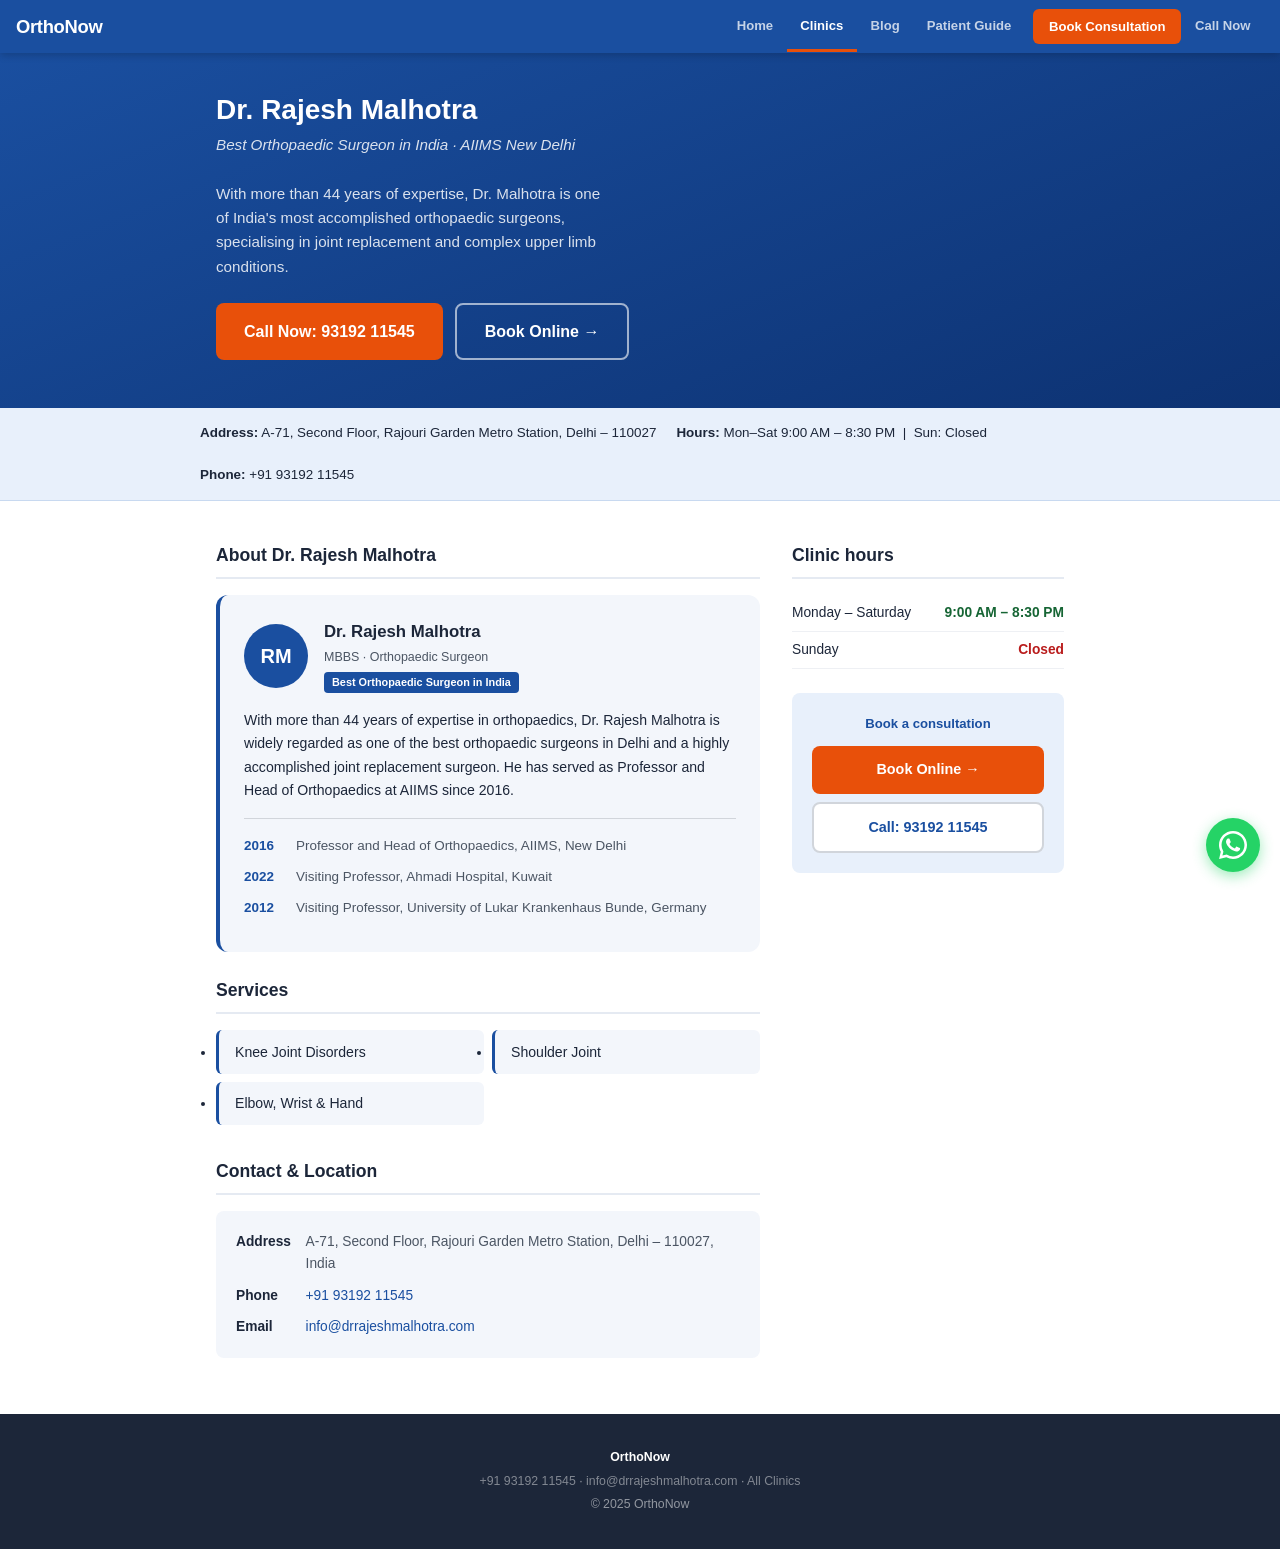
<file: clinic/rajouri-garden.html>
﻿<!DOCTYPE html>
<html lang="en">
<head>
  <meta charset="UTF-8" />
  <meta name="viewport" content="width=device-width, initial-scale=1.0" />
  <title>Dr. Rajesh Malhotra - Best Orthopaedic Surgeon in Delhi | OrthoNow Rajouri Garden</title>
  <meta name="description" content="Dr. Rajesh Malhotra, best orthopaedic surgeon in Delhi with 44+ years of experience. AIIMS professor. Knee, shoulder, elbow, wrist and hand specialist. Rajouri Garden clinic." />
  <link rel="canonical" href="https://orthonow.in/clinic/rajouri-garden" />
  <link rel="icon" type="image/svg+xml" href="data:image/svg+xml,<svg xmlns='http://www.w3.org/2000/svg' viewBox='0 0 32 32'><rect width='32' height='32' rx='6' fill='%231a4fa0'/><text y='22' x='6' font-size='20' fill='white'>+</text></svg>" />

  <script type="application/ld+json">
  {
    "@context": "https://schema.org",
    "@type": "MedicalClinic",
    "name": "Dr. Rajesh Malhotra Orthopaedic Clinic",
    "url": "https://orthonow.in/clinic/rajouri-garden",
    "telephone": "+91-93192-11545",
    "email": "info@drrajeshmalhotra.com",
    "medicalSpecialty": "Orthopedic",
    "address": {
      "@type": "PostalAddress",
      "streetAddress": "A-71, Second Floor, Rajouri Garden Metro Station",
      "addressLocality": "Delhi",
      "postalCode": "110027",
      "addressCountry": "IN"
    },
    "openingHoursSpecification": [
      {
        "@type": "OpeningHoursSpecification",
        "dayOfWeek": ["Monday","Tuesday","Wednesday","Thursday","Friday","Saturday"],
        "opens": "09:00",
        "closes": "20:30"
      }
    ],
    "physician": {
      "@type": "Physician",
      "name": "Dr. Rajesh Malhotra",
      "description": "Best orthopaedic surgeon in Delhi with 44+ years of experience. Professor and Head of Orthopaedics at AIIMS since 2016.",
      "medicalSpecialty": "Orthopedic"
    }
  }
  </script>

  <script>window.dataLayer = window.dataLayer || [];</script>

  <style>
    :root {
      --blue: #1a4fa0; --blue-dk: #133b7a; --orange: #e8500a; --orange-dk: #c44008;
      --text: #1c2639; --muted: #4b5563; --border: #d1d5db;
      --bg: #fff; --bg-soft: #f3f6fb;
      --font: -apple-system, BlinkMacSystemFont, 'Segoe UI', Roboto, Helvetica, Arial, sans-serif;
      --shadow: 0 4px 24px rgba(26,79,160,.12); --r: 8px;
    }
    *, *::before, *::after { box-sizing: border-box; margin: 0; padding: 0; }
    html { font-size: 100%; -webkit-text-size-adjust: 100%; scroll-behavior: smooth; }
    body { font-family: var(--font); font-size: 1rem; line-height: 1.6; color: var(--text); background: var(--bg); overflow-x: hidden; }
    a    { color: var(--blue); text-decoration: none; }
    :focus-visible { outline: 3px solid var(--blue); outline-offset: 2px; border-radius: 4px; }
    .wrap { width: 100%; max-width: 880px; margin-inline: auto; padding-inline: 1rem; }

    /* ---- NAV ---- */
    .site-nav {
      background: #1a4fa0;
      padding: 0 1rem;
      display: flex;
      align-items: center;
      justify-content: space-between;
      position: sticky;
      top: 0;
      z-index: 200;
      box-shadow: 0 2px 8px rgba(0,0,0,.2);
    }
    .site-nav__logo {
      font-size: 1.1rem;
      font-weight: 800;
      color: #fff;
      letter-spacing: -.3px;
      padding: .75rem 0;
      text-decoration: none;
      flex-shrink: 0;
    }
    /* Hamburger button */
    .nav-toggle {
      display: none;
      flex-direction: column;
      justify-content: center;
      gap: 5px;
      width: 36px;
      height: 36px;
      background: none;
      border: none;
      cursor: pointer;
      padding: .25rem;
      flex-shrink: 0;
    }
    .nav-toggle span {
      display: block;
      width: 22px;
      height: 2px;
      background: #fff;
      border-radius: 2px;
      transition: transform .25s, opacity .2s;
    }
    .nav-toggle[aria-expanded="true"] span:nth-child(1) { transform: translateY(7px) rotate(45deg); }
    .nav-toggle[aria-expanded="true"] span:nth-child(2) { opacity: 0; }
    .nav-toggle[aria-expanded="true"] span:nth-child(3) { transform: translateY(-7px) rotate(-45deg); }
    /* Links row */
    .site-nav__links {
      display: flex;
      align-items: stretch;
    }
    .site-nav__links a {
      display: flex;
      align-items: center;
      padding: .75rem .8rem;
      font-size: .8rem;
      font-weight: 600;
      color: rgba(255,255,255,.78);
      text-decoration: none;
      border-bottom: 3px solid transparent;
      white-space: nowrap;
      transition: color .15s, border-color .15s;
    }
    .site-nav__links a:hover { color: #fff; border-bottom-color: rgba(255,255,255,.4); }
    .site-nav__links a.nav-active { color: #fff; border-bottom-color: #e8500a; }
    .site-nav__links .nav-book {
      background: #e8500a;
      color: #fff;
      border-radius: 6px;
      border-bottom: none;
      margin: .45rem 0 .45rem .4rem;
      padding: .4rem .9rem;
      font-weight: 700;
      align-self: center;
    }
    .site-nav__links .nav-book:hover { background: #c44008; border-bottom: none; color: #fff; }
    .site-nav__links .nav-book.nav-active { background: #c44008; }
    /* Mobile & tablet: hamburger */
    @media (max-width: 768px) {
      .nav-toggle { display: flex; }
      .site-nav__links {
        display: none;
        flex-direction: column;
        align-items: stretch;
        position: absolute;
        top: 100%;
        left: 0;
        right: 0;
        background: #1a4fa0;
        box-shadow: 0 8px 20px rgba(0,0,0,.25);
        z-index: 199;
        padding: .25rem 0 .75rem;
      }
      .site-nav__links.is-open { display: flex; }
      .site-nav__links a {
        padding: .85rem 1.25rem;
        font-size: .95rem;
        border-bottom: 1px solid rgba(255,255,255,.1);
        border-right: none;
      }
      .site-nav__links a.nav-active {
        background: rgba(255,255,255,.08);
        border-bottom: 1px solid rgba(255,255,255,.1);
      }
      .site-nav__links .nav-book {
        margin: .6rem 1.25rem .25rem;
        justify-content: center;
        border-radius: 6px;
        font-size: .95rem;
        outline: none;
      }
    }
    /* hero */
    .clinic-hero { background: linear-gradient(158deg, #1a4fa0 0%, #0d3272 100%); padding: 2.5rem 1rem 3rem; color: #fff; }
    .clinic-hero h1 { font-size: 1.75rem; font-weight: 800; line-height: 1.2; margin-bottom: .4rem; }
    .clinic-hero__sub { font-size: .9rem; color: rgba(255,255,255,.75); margin-bottom: .75rem; font-style: italic; }
    .clinic-hero p  { font-size: .95rem; color: rgba(255,255,255,.84); margin-bottom: 1.5rem; max-width: 46ch; }
    .clinic-ctas { display: flex; gap: .75rem; flex-wrap: wrap; }
    .btn-call-hero { display: inline-flex; align-items: center; padding: .85rem 1.75rem; background: var(--orange); color: #fff; font-size: 1rem; font-weight: 700; font-family: var(--font); border-radius: var(--r); text-decoration: none; transition: background .15s; min-height: 52px; }
    .btn-call-hero:hover { background: var(--orange-dk); color: #fff; }
    .btn-book-hero { display: inline-flex; align-items: center; padding: .85rem 1.75rem; background: transparent; color: #fff; font-size: 1rem; font-weight: 700; font-family: var(--font); border: 2px solid rgba(255,255,255,.6); border-radius: var(--r); text-decoration: none; min-height: 52px; }
    .btn-book-hero:hover { border-color: #fff; }

    /* info strip */
    .info-strip { background: #e8f0fb; border-bottom: 1px solid #c8d9f0; padding: .9rem 1rem; }
    .info-strip__inner { max-width: 880px; margin-inline: auto; display: flex; flex-wrap: wrap; gap: 1.25rem; }
    .info-item { font-size: .84rem; color: var(--text); }
    .info-item strong { font-weight: 600; }

    /* content layout */
    .clinic-content { padding: 2.5rem 1rem; }
    .content-grid { display: grid; grid-template-columns: 1fr; gap: 2rem; }
    .section-h2 { font-size: 1.1rem; font-weight: 700; color: var(--text); margin-bottom: 1rem; padding-bottom: .5rem; border-bottom: 2px solid #e5eaf2; }

    /* doctor profile card */
    .doctor-profile {
      background: var(--bg-soft); border-radius: 12px; padding: 1.5rem;
      border-left: 4px solid var(--blue); margin-bottom: 1.5rem;
    }
    .doctor-profile__header { display: flex; align-items: center; gap: 1rem; margin-bottom: 1rem; }
    .doctor-profile__avatar {
      flex-shrink: 0; width: 64px; height: 64px; background: var(--blue);
      border-radius: 50%; display: flex; align-items: center; justify-content: center;
      font-size: 1.25rem; font-weight: 800; color: #fff;
    }
    .doctor-profile__name h3 { font-size: 1.05rem; font-weight: 800; color: var(--text); }
    .doctor-profile__name p  { font-size: .78rem; color: var(--muted); margin-top: 2px; }
    .doctor-profile__name .doc-badge { display: inline-block; font-size: .68rem; font-weight: 700; color: #fff; background: var(--blue); border-radius: 4px; padding: 2px 8px; margin-top: 4px; }
    .doctor-profile__bio { font-size: .88rem; color: var(--text); line-height: 1.65; }

    /* credentials timeline */
    .credentials { margin-top: 1rem; padding-top: 1rem; border-top: 1px solid var(--border); }
    .credential-item { display: flex; gap: .75rem; margin-bottom: .6rem; font-size: .84rem; }
    .credential-item__year { flex-shrink: 0; font-weight: 700; color: var(--blue); min-width: 40px; }
    .credential-item__text { color: var(--muted); }

    /* services */
    .services-list { display: grid; grid-template-columns: 1fr; gap: .5rem; margin-bottom: 1rem; }
    .services-list li { font-size: .88rem; padding: .65rem 1rem; background: var(--bg-soft); border-radius: 6px; border-left: 3px solid var(--blue); font-weight: 500; }

    /* contact block */
    .contact-block { background: var(--bg-soft); border-radius: var(--r); padding: 1.25rem; margin-bottom: 1rem; }
    .contact-row { display: flex; gap: .6rem; align-items: flex-start; margin-bottom: .6rem; font-size: .86rem; }
    .contact-row:last-child { margin-bottom: 0; }
    .contact-row__label { font-weight: 700; color: var(--text); min-width: 60px; flex-shrink: 0; }
    .contact-row__val   { color: var(--muted); }
    .contact-row__val a { color: var(--blue); }

    /* hours */
    .hours-table { width: 100%; border-collapse: collapse; font-size: .86rem; }
    .hours-table td { padding: .45rem 0; border-bottom: 1px solid #eef0f4; }
    .hours-table td:last-child { text-align: right; }
    .hours-table .closed { color: #b91c1c; font-weight: 600; }
    .hours-table .open   { color: #166534; font-weight: 600; }

    /* sidebar book */
    .sidebar-book { background: #e8f0fb; border-radius: var(--r); padding: 1.25rem; text-align: center; margin-top: 1.5rem; }
    .sidebar-book__label { font-size: .82rem; font-weight: 600; color: var(--blue); margin-bottom: .75rem; }
    .sidebar-book__btn-primary { display: block; padding: .75rem; background: var(--orange); color: #fff; font-weight: 700; font-size: .9rem; border-radius: var(--r); margin-bottom: .5rem; }
    .sidebar-book__btn-primary:hover { background: var(--orange-dk); color: #fff; }
    .sidebar-book__btn-secondary { display: block; padding: .75rem; background: var(--bg); color: var(--blue); font-weight: 700; font-size: .9rem; border-radius: var(--r); border: 2px solid var(--border); }
    .sidebar-book__btn-secondary:hover { border-color: var(--blue); }

    /* sticky call bar — mobile */
    .sticky-call { position: fixed; bottom: 0; left: 0; right: 0; background: var(--bg); border-top: 1px solid var(--border); padding: .75rem 1rem; display: flex; gap: .6rem; z-index: 50; transition: opacity .2s, transform .2s; }
    .sticky-call.hidden { opacity: 0; transform: translateY(100%); pointer-events: none; }
    .sticky-call .btn-call-hero, .sticky-call .btn-book-hero { flex: 1; justify-content: center; font-size: .9rem; padding: .7rem 1rem; }
    .sticky-call .btn-book-hero { border-color: var(--border); color: var(--blue); }

    .site-footer { background: var(--text); color: rgba(255,255,255,.52); padding: 2rem 1rem 5rem; text-align: center; font-size: .77rem; line-height: 1.9; }
    .site-footer a { color: rgba(255,255,255,.45); }

    @media (min-width: 640px) {
      .content-grid  { grid-template-columns: 2fr 1fr; }
      .services-list { grid-template-columns: 1fr 1fr; }
      .sticky-call   { display: none; }
      .site-footer   { padding-bottom: 2rem; }
    }
    /* WhatsApp float button */
    .wa-float {
      position: fixed; bottom: 1.75rem; right: 1.25rem;
      width: 54px; height: 54px; background: #25d366; border-radius: 50%;
      display: flex; align-items: center; justify-content: center;
      box-shadow: 0 4px 14px rgba(37,211,102,.45);
      z-index: 150; text-decoration: none;
      transition: transform .15s, box-shadow .15s;
    }
    .wa-float:hover { transform: scale(1.1); box-shadow: 0 6px 20px rgba(37,211,102,.55); }
    .wa-float svg { width: 28px; height: 28px; fill: #fff; }
    .sr-only { position: absolute; width: 1px; height: 1px; padding: 0; margin: -1px; overflow: hidden; clip: rect(0,0,0,0); white-space: nowrap; border: 0; }  } }
      /* ── Navigation ─────────────────────────────────────────────── */
    .site-nav { background:#1a4fa0; padding:0 1.25rem; display:flex; align-items:center; justify-content:space-between; position:sticky; top:0; z-index:200; box-shadow:0 2px 8px rgba(0,0,0,.18); min-height:46px; }
    .site-nav__logo { font-size:1.15rem; font-weight:800; color:#fff; letter-spacing:-.3px; padding:.75rem 0; flex-shrink:0; text-decoration:none; }
    .site-nav__links { display:flex; align-items:stretch; }
    .site-nav__links a { display:flex; align-items:center; padding:.75rem .85rem; font-size:.82rem; font-weight:600; color:rgba(255,255,255,.75); text-decoration:none; border-bottom:3px solid transparent; transition:color .15s,border-color .15s; white-space:nowrap; }
    .site-nav__links a:hover { color:#fff; border-bottom-color:rgba(255,255,255,.4); }
    .site-nav__links a.nav-active { color:#fff; border-bottom-color:#e8500a; }
    .site-nav__links .nav-book { background:#e8500a; color:#fff !important; border-radius:6px; margin:.45rem 0 .45rem .5rem; padding:.45rem 1rem; border-bottom:none !important; font-weight:700; align-self:center; }
    .site-nav__links .nav-book:hover { background:#c44008; }
    .site-nav__links .nav-book.nav-active { background:#c44008; }
    .nav-ham { display:none; background:transparent !important; -webkit-appearance:none; appearance:none; border:none; outline:none; cursor:pointer; padding:8px 6px; margin-left:auto; flex-shrink:0; box-shadow:none; }
    .nav-ham span { display:block; width:24px; height:3px; background:#fff; border-radius:2px; margin-bottom:6px; transition:transform .25s,opacity .2s; }
    .nav-ham span:last-child { margin-bottom:0; }
    .nav-ham.is-open span:nth-child(1) { transform:translateY(9px) rotate(45deg); }
    .nav-ham.is-open span:nth-child(2) { opacity:0; }
    .nav-ham.is-open span:nth-child(3) { transform:translateY(-9px) rotate(-45deg); }
    .nav-panel { display:none; position:fixed; top:46px; left:0; right:0; background:#1a4fa0; z-index:199; box-shadow:0 6px 20px rgba(0,0,0,.3); flex-direction:column; }
    .nav-panel.is-open { display:flex; }
    .nav-panel a { padding:.9rem 1.5rem; font-size:.95rem; font-weight:600; color:rgba(255,255,255,.85); text-decoration:none; border-bottom:1px solid rgba(255,255,255,.1); }
    .nav-panel a:hover { background:rgba(255,255,255,.08); color:#fff; }
    .nav-panel a.nav-active { color:#fff; border-left:3px solid #e8500a; padding-left:calc(1.5rem - 3px); }
    .nav-panel__book { background:#e8500a !important; color:#fff !important; margin:.75rem 1.25rem !important; border-radius:8px; text-align:center; border:none !important; }
    .nav-panel__book:hover { background:#c44008 !important; }
    @media (max-width:900px) { .site-nav__links { display:none !important; } .nav-ham { display:flex !important; flex-direction:column; align-items:center; justify-content:center; } }
    @media (min-width:901px) { .nav-ham { display:none !important; width:0; overflow:hidden; } .nav-panel { display:none !important; } }
    /* ── End Navigation ──────────────────────────────────────────────────── */
  </style>
</head>
<body>
  <nav class="site-nav" role="navigation" aria-label="Main navigation">
    <a class="site-nav__logo" href="../index.html">OrthoNow</a>
    <div class="site-nav__links">
      <a href="../index.html">Home</a>
      <a href="../index.html#clinics" class="nav-active">Clinics</a>
      <a href="../index.html#blog">Blog</a>
      <a href="../guide.html">Patient Guide</a>
      <a href="../book.html" class="nav-book">Book Consultation</a>
      <a href="tel:+919319211545" class="nav-call" data-location="nav">Call Now</a>
    </div>
    <button class="nav-ham" id="nav-ham" aria-label="Open menu" aria-expanded="false" aria-controls="nav-panel"><span></span><span></span><span></span></button>
  </nav>
  <div id="nav-panel" class="nav-panel" aria-hidden="true">
    <a href="../index.html">Home</a>
    <a href="../index.html#clinics" class="nav-active">Clinics</a>
    <a href="../index.html#blog">Blog</a>
    <a href="../guide.html">Patient Guide</a>
    <a href="../book.html" class="nav-panel__book">Book Consultation</a>
    <a href="tel:+919319211545">Call Now</a>
  </div>


  <section class="clinic-hero" aria-labelledby="clinic-title">
    <div class="wrap">
      <h1 id="clinic-title">Dr. Rajesh Malhotra</h1>
      <p class="clinic-hero__sub">Best Orthopaedic Surgeon in India &middot; AIIMS New Delhi</p>
      <p>With more than 44 years of expertise, Dr. Malhotra is one of India's most accomplished orthopaedic surgeons, specialising in joint replacement and complex upper limb conditions.</p>
      <div class="clinic-ctas">
        <a href="tel:+919319211545" class="btn-call-hero" data-location="clinic_hero" data-clinic="Rajouri Garden">Call Now: 93192 11545</a>
        <a href="../index.html?clinic=rajouri-garden" class="btn-book-hero">Book Online &rarr;</a>
      </div>
    </div>
  </section>

  <div class="info-strip">
    <div class="info-strip__inner">
      <span class="info-item"><strong>Address:</strong> A-71, Second Floor, Rajouri Garden Metro Station, Delhi &ndash; 110027</span>
      <span class="info-item"><strong>Hours:</strong> Mon&ndash;Sat 9:00 AM &ndash; 8:30 PM &nbsp;|&nbsp; Sun: Closed</span>
      <span class="info-item"><strong>Phone:</strong> +91 93192 11545</span>
    </div>
  </div>

  <main>
    <section class="clinic-content">
      <div class="wrap">
        <div class="content-grid">

          <!-- Left column: doctor + services -->
          <div>

            <h2 class="section-h2">About Dr. Rajesh Malhotra</h2>

            <div class="doctor-profile">
              <div class="doctor-profile__header">
                <div class="doctor-profile__avatar" aria-hidden="true">RM</div>
                <div class="doctor-profile__name">
                  <h3>Dr. Rajesh Malhotra</h3>
                  <p>MBBS &middot; Orthopaedic Surgeon</p>
                  <span class="doc-badge">Best Orthopaedic Surgeon in India</span>
                </div>
              </div>
              <p class="doctor-profile__bio">
                With more than 44 years of expertise in orthopaedics, Dr. Rajesh Malhotra is widely regarded as one of the best orthopaedic surgeons in Delhi and a highly accomplished joint replacement surgeon. He has served as Professor and Head of Orthopaedics at AIIMS since 2016.
              </p>
              <div class="credentials" aria-label="Professional milestones">
                <div class="credential-item">
                  <span class="credential-item__year">2016</span>
                  <span class="credential-item__text">Professor and Head of Orthopaedics, AIIMS, New Delhi</span>
                </div>
                <div class="credential-item">
                  <span class="credential-item__year">2022</span>
                  <span class="credential-item__text">Visiting Professor, Ahmadi Hospital, Kuwait</span>
                </div>
                <div class="credential-item">
                  <span class="credential-item__year">2012</span>
                  <span class="credential-item__text">Visiting Professor, University of Lukar Krankenhaus Bunde, Germany</span>
                </div>
              </div>
            </div>

            <h2 class="section-h2">Services</h2>
            <ul class="services-list" aria-label="Services offered at this clinic">
              <li>Knee Joint Disorders</li>
              <li>Shoulder Joint</li>
              <li>Elbow, Wrist &amp; Hand</li>
            </ul>

            <h2 class="section-h2" style="margin-top:2rem">Contact &amp; Location</h2>
            <div class="contact-block" aria-label="Clinic contact details">
              <div class="contact-row">
                <span class="contact-row__label">Address</span>
                <span class="contact-row__val">A-71, Second Floor, Rajouri Garden Metro Station, Delhi &ndash; 110027, India</span>
              </div>
              <div class="contact-row">
                <span class="contact-row__label">Phone</span>
                <span class="contact-row__val"><a href="tel:+919319211545">+91 93192 11545</a></span>
              </div>
              <div class="contact-row">
                <span class="contact-row__label">Email</span>
                <span class="contact-row__val"><a href="mailto:info@drrajeshmalhotra.com">info@drrajeshmalhotra.com</a></span>
              </div>
            </div>

          </div>

          <!-- Right column: hours + booking -->
          <div>

            <h2 class="section-h2">Clinic hours</h2>
            <table class="hours-table" aria-label="Opening hours">
              <tbody>
                <tr><td>Monday &ndash; Saturday</td><td class="open">9:00 AM &ndash; 8:30 PM</td></tr>
                <tr><td>Sunday</td><td class="closed">Closed</td></tr>
              </tbody>
            </table>

            <div class="sidebar-book">
              <p class="sidebar-book__label">Book a consultation</p>
              <a href="../index.html?clinic=rajouri-garden" class="sidebar-book__btn-primary">Book Online &rarr;</a>
              <a href="tel:+919319211545" class="sidebar-book__btn-secondary" data-location="sidebar" data-clinic="Rajouri Garden">Call: 93192 11545</a>
            </div>

          </div>

        </div>
      </div>
    </section>
  </main>

  <!-- Sticky call bar — visible on mobile when hero scrolls out of view -->
  <div class="sticky-call" id="sticky-call" role="complementary" aria-label="Quick contact">
    <a href="tel:+919319211545" class="btn-call-hero" data-location="sticky_bar" data-clinic="Rajouri Garden">Call Now</a>
    <a href="../index.html?clinic=rajouri-garden" class="btn-book-hero">Book Online &rarr;</a>
  </div>

  <footer class="site-footer" role="contentinfo">
    <div class="wrap">
      <p style="color:#fff;font-weight:800">OrthoNow</p>
      <p>
        <a href="tel:+919319211545">+91 93192 11545</a> &middot;
        <a href="mailto:info@drrajeshmalhotra.com">info@drrajeshmalhotra.com</a> &middot;
        <a href="../index.html">All Clinics</a>
      </p>
      <p>&copy; 2025 OrthoNow</p>
    </div>
  </footer>

  <script>
    'use strict';

    window.dataLayer = window.dataLayer || [];

    // Fires on page load — picked up by GTM Page View trigger for /clinic/ URLs
    window.dataLayer.push({
      event:       'clinic_page_view',
      clinic_name: 'Rajouri Garden',
      clinic_city: 'Delhi',
      page_path:   window.location.pathname
    });

    // Track every tel: link click on the page
    document.addEventListener('click', function (e) {
      var callBtn = e.target.closest('a[href^="tel:"]');
      if (!callBtn) return;
      window.dataLayer.push({
        event:          'call_click',
        click_location: callBtn.dataset.location || 'unknown',
        clinic_name:    callBtn.dataset.clinic   || 'Rajouri Garden',
        page_path:      window.location.pathname
      });
    });

    // Hide sticky call bar while the hero CTA is still in viewport
    var hero     = document.querySelector('.clinic-hero');
    var stickyEl = document.getElementById('sticky-call');
    if (hero && stickyEl) {
      new IntersectionObserver(function (entries) {
        stickyEl.classList.toggle('hidden', entries[0].isIntersecting);
      }, { threshold: 0.2 }).observe(hero);
    }
  </script>

  <!-- WhatsApp float button -->
  <a href="https://wa.me/919319211545?text=Hi%20Dr.%20Malhotra%2C%20I%27d%20like%20to%20book%20a%20consultation%20at%20Rajouri%20Garden"
     class="wa-float"
     target="_blank"
     rel="noopener noreferrer"
     data-location="float_button"
     aria-label="Chat with Dr. Rajesh Malhotra on WhatsApp">
    <svg viewBox="0 0 24 24" xmlns="http://www.w3.org/2000/svg" aria-hidden="true">
      <path d="M17.472 14.382c-.297-.149-1.758-.867-2.03-.967-.273-.099-.471-.148-.67.15-.197.297-.767.966-.94 1.164-.173.199-.347.223-.644.075-.297-.15-1.255-.463-2.39-1.475-.883-.788-1.48-1.761-1.653-2.059-.173-.297-.018-.458.13-.606.134-.133.298-.347.446-.52.149-.174.198-.298.298-.497.099-.198.05-.371-.025-.52-.075-.149-.669-1.612-.916-2.207-.242-.579-.487-.5-.669-.51-.173-.008-.371-.01-.57-.01-.198 0-.52.074-.792.372-.272.297-1.04 1.016-1.04 2.479 0 1.462 1.065 2.875 1.213 3.074.149.198 2.096 3.2 5.077 4.487.709.306 1.262.489 1.694.625.712.227 1.36.195 1.871.118.571-.085 1.758-.719 2.006-1.413.248-.694.248-1.289.173-1.413-.074-.124-.272-.198-.57-.347z"/>
      <path d="M12 0C5.373 0 0 5.373 0 12c0 2.126.558 4.117 1.534 5.845L.073 23.927l6.222-1.433A11.942 11.942 0 0012 24c6.627 0 12-5.373 12-12S18.627 0 12 0zm0 21.818a9.797 9.797 0 01-5.003-1.374l-.36-.213-3.713.856.882-3.607-.234-.371A9.818 9.818 0 012.182 12C2.182 6.57 6.57 2.182 12 2.182S21.818 6.57 21.818 12 17.43 21.818 12 21.818z"/>
    </svg>
    <span class="sr-only">Chat on WhatsApp</span>
  </a>
  <script>
    (function () {
      var btn   = document.getElementById('nav-toggle');
      var links = document.getElementById('nav-links');
      if (!btn || !links) return;

      btn.addEventListener('click', function (e) {
        e.stopPropagation();
        var open = links.classList.contains('is-open');
        links.classList.toggle('is-open', !open);
        btn.setAttribute('aria-expanded', String(!open));
      });

      // Close when any nav link is tapped
      links.querySelectorAll('a').forEach(function (a) {
        a.addEventListener('click', function () {
          links.classList.remove('is-open');
          btn.setAttribute('aria-expanded', 'false');
        });
      });

      // Close on outside tap
      document.addEventListener('click', function (e) {
        if (!btn.contains(e.target) && !links.contains(e.target)) {
          links.classList.remove('is-open');
          btn.setAttribute('aria-expanded', 'false');
        }
      });
    })();
  
    // WhatsApp float button click tracking
    document.addEventListener('click', function (e) {
      var waBtn = e.target.closest('a[href*="wa.me"]');
      if (!waBtn) return;
      window.dataLayer.push({
        event:          'whatsapp_click',
        click_location: waBtn.dataset.location || 'float_button',
        page_path:      window.location.pathname,
        timestamp:      new Date().toISOString()
      });
    });
  </script>
  <script>
    (function(){
      var btn=document.getElementById("nav-ham");
      var panel=document.getElementById("nav-panel");
      if(!btn||!panel)return;
      btn.addEventListener("click",function(e){
        e.stopPropagation();
        var open=panel.classList.contains("is-open");
        panel.classList.toggle("is-open",!open);
        btn.classList.toggle("is-open",!open);
        btn.setAttribute("aria-expanded",String(!open));
        panel.setAttribute("aria-hidden",String(open));
      });
      panel.querySelectorAll("a").forEach(function(a){
        a.addEventListener("click",function(){
          panel.classList.remove("is-open"); btn.classList.remove("is-open");
          btn.setAttribute("aria-expanded","false"); panel.setAttribute("aria-hidden","true");
        });
      });
      document.addEventListener("click",function(e){
        if(!panel.contains(e.target)&&!btn.contains(e.target)){
          panel.classList.remove("is-open"); btn.classList.remove("is-open");
          btn.setAttribute("aria-expanded","false"); panel.setAttribute("aria-hidden","true");
        }
      });
    })();
  </script>
</body>
</html>
</file>
